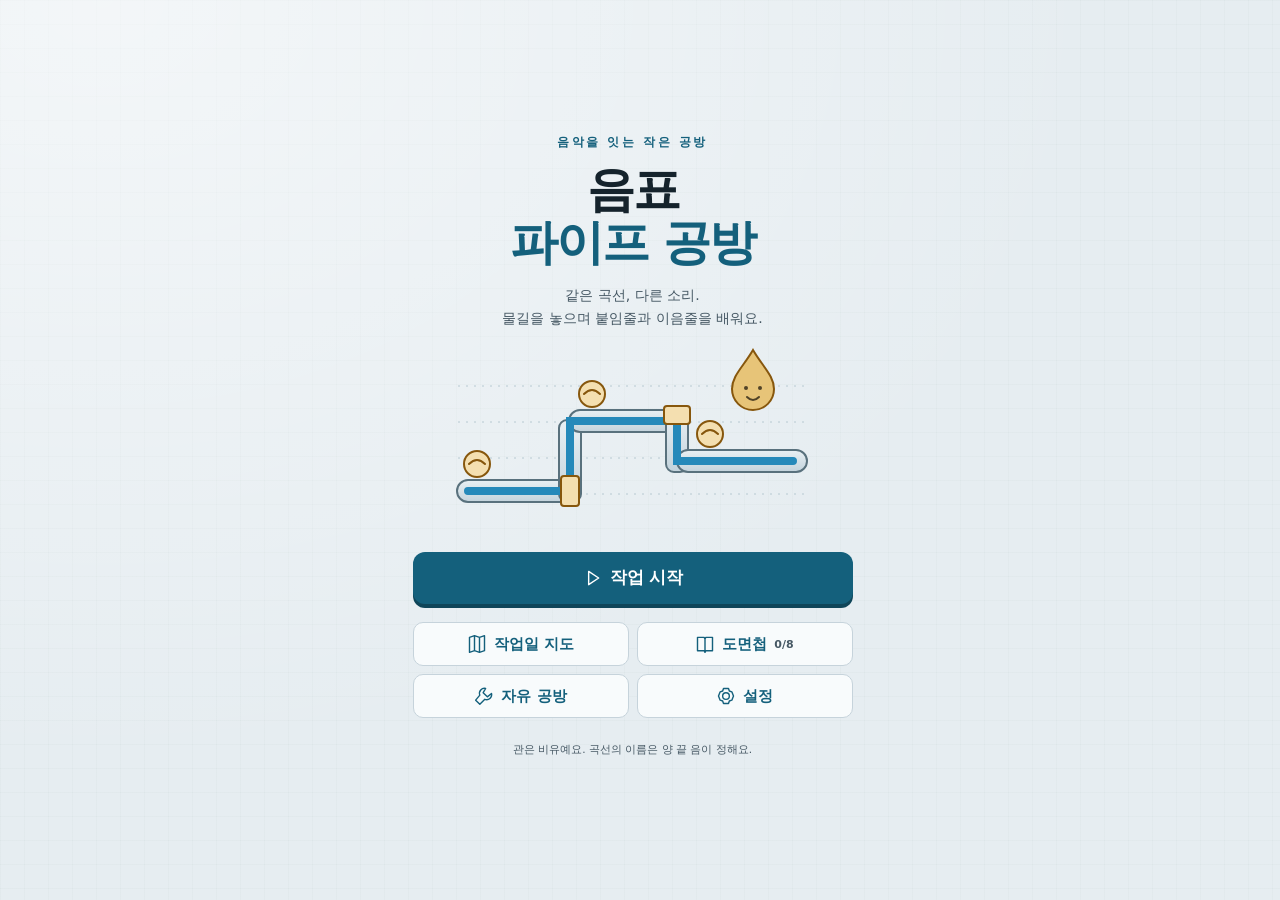
<file: index.html>
<!doctype html>
<html lang="ko"><head><meta charset="utf-8"><meta name="viewport" content="width=device-width,initial-scale=1,viewport-fit=cover"><meta name="theme-color" content="#14607c"><meta name="description" content="물길을 놓으며 붙임줄과 이음줄을 배우는 음악이론 게임. 7개 작업일, 49개 의뢰."><link rel="icon" href="data:,"><title>음표 파이프 공방 · 붙임줄과 이음줄</title><style>:root{
  /* 배치: 한 화면 다섯 줄. HUD → 의뢰 카드 → 무대(설계도와 물길, 남는 높이) → 판독 줄 → 조작부(104px 고정). 한 가지 테마로 고정한다 */
  --bg:#e6edf1; --panel:#ffffff; --line:#c6d3db; --ink:#15232c; --ink-2:#465864;
  --pipe:#dfe7ec; --pipe-edge:#5d707d; --water:#1f86bf; --water-soft:#d2e8f4;
  --brass:#8a5407; --brass-soft:#f4e3c1; --steel:#14607c; --steel-soft:#d9ebf2;
  --good:#1f6e41; --warn:#8a4d00; --bad:#a83324;
  --gap:8px;
  --font:system-ui,-apple-system,"Apple SD Gothic Neo","Noto Sans KR","Malgun Gothic",sans-serif;
  color-scheme:light;
}
*{box-sizing:border-box}
html,body{height:100%;margin:0}
body{font-family:var(--font);background:var(--bg);color:var(--ink);word-break:keep-all;-webkit-text-size-adjust:100%;line-height:1.4;overflow:hidden;overscroll-behavior:none}
body.short{--gap:6px}
body.low{overflow:auto}
body.low #app{height:545px}
button{font:inherit;color:inherit;cursor:pointer;-webkit-tap-highlight-color:transparent}
button:disabled{cursor:default}
button:focus-visible{outline:3px solid var(--water);outline-offset:2px}
#app{height:100%;max-width:720px;margin:0 auto;padding:var(--gap) 8px;display:grid;grid-template-rows:44px auto minmax(0,1fr) 40px 104px;gap:var(--gap)}
.hud{display:flex;align-items:center;gap:8px;min-width:0}
.hud h1{margin:0;font-size:15px;font-weight:800;white-space:nowrap;overflow:hidden;text-overflow:ellipsis;min-width:0;flex:0 1 auto}
.dots{display:flex;gap:5px;flex:1 0 auto;justify-content:center}
.dots i{width:11px;height:11px;border-radius:50%;border:1.5px solid var(--ink-2)}
.dots i.full{background:var(--good);border-color:var(--good)}
.dots i.half{background:linear-gradient(90deg,var(--warn) 50%,transparent 50%);border-color:var(--warn)}
.dots i.now{border-color:var(--steel);box-shadow:0 0 0 3px var(--steel-soft)}
.chipbtn{flex:none;min-height:44px;padding:0 12px;border-radius:22px;border:1.5px solid var(--steel);background:var(--panel);color:var(--steel);font-size:13.5px;font-weight:800;white-space:nowrap}
@media (max-width:419px){.hud.nosound h1{display:none}}
.card{background:var(--panel);border:1px solid var(--line);border-radius:12px}
.brief{display:flex;align-items:center;gap:8px;padding:0 10px;height:56px;overflow:hidden}
body.short .brief{height:50px}
.tag{flex:none;font-size:12px;font-weight:800;padding:3px 8px;border-radius:999px;background:var(--steel-soft);color:var(--steel)}
.brief p{margin:0;flex:1;min-width:0;font-size:15px;font-weight:700;line-height:1.35}
body.short .brief p{font-size:14px}
.stage{min-height:0;overflow:hidden;display:flex;flex-direction:column;justify-content:center;padding:2px 0}
svg{display:block;width:100%;flex:none}
svg text{font-family:var(--font)}
.staff{stroke:var(--ink-2);stroke-width:1}
.clef{fill:none;stroke:var(--ink);stroke-width:1.9;stroke-linecap:round;stroke-linejoin:round}
.clefDot{fill:var(--ink)}
.bar{stroke:var(--ink);stroke-width:1.2}
.barEnd{fill:var(--ink)}
.meter{font-size:20px;font-weight:800;fill:var(--ink);text-anchor:middle;dominant-baseline:central}
.head{fill:var(--ink)}
.head.open{fill:var(--panel);stroke:var(--ink);stroke-width:1.7}
.stem{stroke:var(--ink);stroke-width:1.5}
.flag{fill:none;stroke:var(--ink);stroke-width:1.8;stroke-linecap:round}
.dot{fill:var(--ink)}
.curve{fill:none;stroke:var(--ink);stroke-width:1.7;stroke-linecap:round}
.headline{stroke:var(--water);stroke-width:2;stroke-linecap:round;opacity:0}
.running .headline{opacity:.9}
.pipes{position:relative;flex:none;padding-bottom:42px}
.pipes.veiled svg,.pipes.veiled #joints{visibility:hidden}
.veil{position:absolute;left:8px;right:8px;top:6px;bottom:8px;border:1.5px dashed var(--pipe-edge);border-radius:10px;display:flex;align-items:center;justify-content:center;text-align:center;padding:8px;font-size:13.5px;font-weight:700;color:var(--ink-2);background:var(--panel)}
.veil[hidden]{display:none}
.rowline{stroke:var(--line);stroke-width:1;stroke-dasharray:2 4}
.rowname{font-size:12px;font-weight:700;fill:var(--ink-2)}
.tube{fill:var(--pipe);stroke:var(--pipe-edge);stroke-width:1.5}
.riser{fill:var(--pipe);stroke:var(--pipe-edge);stroke-width:1.5}
.water{fill:var(--water)}
.riserWater{fill:var(--water);opacity:0}
.riserWater.on{opacity:1}
.coupler{fill:var(--brass-soft);stroke:var(--brass);stroke-width:1.5}
.seam{stroke:var(--pipe-edge);stroke-width:1.2;stroke-dasharray:2 3;opacity:.7}
.bell .b{fill:var(--brass-soft);stroke:var(--brass);stroke-width:1.5}
.bell text{font-size:12px;font-weight:800;fill:var(--ink);text-anchor:middle;dominant-baseline:central}
.bell .rip{fill:none;stroke:var(--water);stroke-width:3;opacity:0}
.bell.rung .b{fill:var(--water-soft);stroke:var(--water);stroke-width:2.5}
.bell.rung .rip{animation:rip .45s ease-out}
@keyframes rip{0%{opacity:.9}100%{opacity:0}}
.len{font-size:12px;font-weight:700;fill:var(--ink)}
.hidebells .bell,.hidebells .len{visibility:hidden}
.hidebells .bell.rung{visibility:visible}
.ruler{stroke:var(--ink-2);stroke-width:1}
.tick{font-size:12px;fill:var(--ink-2);font-variant-numeric:tabular-nums}
.pbar{stroke:var(--ink-2);stroke-width:1;opacity:.55}
#joints{position:absolute;inset:0}
#joints[hidden]{display:none}
.joint{position:absolute;top:0;bottom:0;transform:translateX(-50%);padding:0;border:0;background:transparent;display:flex;align-items:flex-end;justify-content:center;border-radius:8px}
.chip{display:flex;flex-direction:column;align-items:center;justify-content:center;width:100%;height:38px;border-radius:8px;font-size:12.5px;font-weight:800;line-height:1.15;border:1.5px dashed var(--ink-2);background:var(--panel);color:var(--ink)}
.chip i{font-style:normal;font-size:12px;font-weight:700;color:var(--ink-2)}
.chip.slur{border:1.5px solid var(--brass);background:var(--brass-soft)}
.chip.tie{border:1.5px solid var(--steel);background:var(--steel);color:#fff}
.chip.tie i{color:#d9ebf2}
.joint.bad .chip{box-shadow:0 0 0 3px var(--bad)}
.joint.ok .chip{box-shadow:0 0 0 3px var(--good)}
.joint.shake .chip{animation:shake .36s}
@keyframes shake{0%,100%{transform:translateX(0)}25%{transform:translateX(-4px)}75%{transform:translateX(4px)}}
.readout{margin:0;height:40px;padding:0 6px;display:flex;align-items:center;font-size:13.5px;font-weight:700;line-height:1.42;overflow:hidden}
.readout.good{color:var(--good)}.readout.warn{color:var(--warn)}.readout.bad{color:var(--bad)}
.controls{height:104px;position:relative}
.grp{position:absolute;inset:0;display:grid;gap:8px}
.grp[hidden]{display:none}
#g-count,#g-pipe,#g-deliver{grid-template-rows:44px 52px}
.row{display:grid;gap:6px;grid-auto-flow:column;grid-auto-columns:minmax(0,1fr);min-width:0}
.opt{border-radius:10px;border:1.5px solid var(--line);background:var(--panel);font-size:14px;font-weight:800;min-width:0;padding:0 4px}
.opt[hidden]{display:none}
.opt[aria-checked="true"]{border-color:var(--steel);background:var(--steel);color:#fff}
.opt:disabled{background:var(--pipe);color:var(--ink-2);text-decoration:line-through}
.primary{border:0;border-radius:10px;background:var(--steel);color:#fff;font-size:16px;font-weight:800;min-width:0}
.second{border:1.5px solid var(--steel);border-radius:10px;background:var(--panel);color:var(--steel);font-size:14.5px;font-weight:800;padding:0 8px;min-width:0;min-height:44px}
.second[hidden]{display:none}
.second:disabled,.primary:disabled,.second[aria-disabled="true"]{opacity:.45}
#g-valve{grid-template-columns:minmax(0,1fr) 92px}
#pad{border:0;border-radius:14px;background:var(--steel);color:#fff;font-size:16px;font-weight:800;padding:0 10px;min-width:0;touch-action:none;user-select:none;-webkit-user-select:none;-webkit-touch-callout:none}
#pad.down{background:var(--ink)}
.side{display:grid;grid-template-rows:1fr 1fr;gap:8px}
.rec{display:flex;align-items:center;gap:6px;padding:0 4px;font-size:13.5px;font-weight:700;color:var(--ink-2);min-width:0}
.rec b{color:var(--ink)}
.sheet{position:fixed;inset:0;z-index:10;background:rgba(21,35,44,.5);display:flex;align-items:center;justify-content:center;padding:16px}
.sheet[hidden]{display:none}
.panel{width:100%;max-width:420px;max-height:100%;overflow:auto;background:var(--panel);border-radius:14px;padding:16px;display:flex;flex-direction:column;gap:12px}
.panel h2{margin:0;font-size:17px;font-weight:800;text-wrap:balance}
.panel p{margin:0;font-size:14px}
.panel ol{margin:0;padding:0;list-style:none;display:flex;flex-direction:column;gap:4px;font-size:13.5px}
.panel li{display:flex;justify-content:space-between;gap:8px;padding:6px 8px;border-radius:8px;background:var(--bg)}
.panel .primary,.panel .second{min-height:52px}
.toggle{display:flex;align-items:center;justify-content:space-between;gap:12px;font-size:14.5px;font-weight:700}
.toggle button{min-width:84px}
.small{font-size:12.5px;color:var(--ink-2)}
@media (prefers-reduced-motion:reduce){.bell.rung .rip,.joint.shake .chip{animation:none}}
/* JT8 · polished workshop surfaces. The fixed five-row work geometry remains C.10. */
html{height:100%;height:100dvh}
body{background-color:var(--bg);background-image:radial-gradient(ellipse at 8% 0%,#fff8 0,transparent 60%),linear-gradient(90deg,#5d707d08 1px,transparent 1px),linear-gradient(#5d707d08 1px,transparent 1px);background-size:auto,24px 24px,24px 24px}
[hidden]{display:none!important}
.svg-sprite{position:absolute;width:0;height:0;overflow:hidden}
.iconbtn{width:44px;height:44px;flex:none;display:flex;align-items:center;justify-content:center;border:1px solid var(--line);border-radius:12px;background:#ffffffb8;color:var(--steel);padding:10px}
.iconbtn svg{width:22px;height:22px;fill:none;stroke:currentColor;stroke-width:1.8;stroke-linecap:round;stroke-linejoin:round}
.hud{gap:6px}.hud-center{flex:1;min-width:0;display:flex;align-items:center;gap:8px}.hud h1{font-size:14px;flex:1}.dots{gap:4px;flex:none}.dots i{width:8px;height:8px}
@media(max-width:420px){.hud-center{display:flex;flex-direction:column;justify-content:center;gap:3px;align-items:flex-start}.hud h1{flex:none;font-size:14px;max-width:100%}.dots{gap:5px}.dots i{width:7px;height:7px}}
.card{box-shadow:0 2px 0 #5d707d0a,0 4px 14px #15232c04}.stage{border-radius:14px}.brief{border-left:3px solid var(--brass)}
.primary{box-shadow:inset 0 1px 0 #fff2,0 3px 0 #104c63}.primary:active{box-shadow:inset 0 2px 3px #0002;transform:translateY(1px)}
#pad{position:relative;border:3px solid #0e526c;box-shadow:inset 0 1px 0 #ffffff48,0 3px 0 #103d50;background:linear-gradient(160deg,#287891,var(--steel));padding:12px 44px}
#pad:before,#pad:after{content:"";position:absolute;top:calc(50% - 18px);height:36px;width:9px;background:var(--brass-soft);border:2px solid var(--brass);border-radius:4px}#pad:before{left:12px}#pad:after{right:12px}#pad.down{background:#15232c;box-shadow:inset 0 3px 8px #0006}
#screen{height:100%;overflow:auto;overscroll-behavior:contain;padding:24px 16px 40px}
#screenContent{width:100%;max-width:820px;margin:auto}
.screen-head,.screen-top{display:flex;align-items:center;gap:12px;margin-bottom:24px;justify-content:space-between}.screen-head h1,.screen-top h1{font-size:24px;line-height:1.25;margin:0}.screen-head .iconbtn,.screen-top .iconbtn{background:#fff}
.overline,.eyebrow{font-size:12px;font-weight:800;letter-spacing:.16em;text-transform:uppercase;color:var(--brass);margin:0 0 12px}
.hero{background:var(--panel);border:1px solid var(--line);border-radius:24px;padding:36px;box-shadow:0 12px 40px #15232c08;position:relative;overflow:hidden}
.hero h1,.title-heading{font-size:clamp(32px,6vw,54px);line-height:1.14;letter-spacing:-.055em;margin:0 0 16px;color:var(--ink);font-weight:850}.hero h1 em,.title-heading em{font-style:normal;color:var(--steel)}
.hero p{font-size:15px;color:var(--ink-2);line-height:1.7;margin:0;max-width:450px}.hero-art,.title-art{width:100%;max-width:620px;margin:20px auto 12px}
.hero-actions,.actions,.button-row{display:flex;gap:10px;flex-wrap:wrap;margin-top:24px}.hero-actions button,.actions button,.button-row button{min-height:52px;padding:12px 20px;flex:1}.hero .primary{font-size:17px}.hero-note{margin-top:20px!important;font-size:12px!important}
.screen-grid,.day-grid,.card-grid{display:grid;grid-template-columns:repeat(2,minmax(0,1fr));gap:12px}.day-card,.book-card,.info-card,.scene-card{background:#fff;border:1px solid var(--line);border-radius:16px;padding:20px;text-align:left;position:relative;overflow:hidden}.day-card{min-height:144px;display:flex;flex-direction:column;gap:8px}.day-card h2,.book-card h2{font-size:19px;margin:0;line-height:1.4}.day-card p,.book-card p,.info-card p{font-size:14px;margin:0;color:var(--ink-2);line-height:1.55}.day-card .day-no{font-size:12px;letter-spacing:.08em;color:var(--brass);font-weight:800}.day-card.locked{background:#e9eff2;border-style:dashed}.day-card:disabled{opacity:.8}.day-card.passed{border-color:var(--good)}.day-card strong{font-size:13px;color:var(--steel)}.day-card .stamp{position:absolute;right:16px;top:14px;color:var(--good);border:2px solid var(--good);border-radius:50%;width:34px;height:34px;display:flex;align-items:center;justify-content:center;font-size:12px;transform:rotate(-10deg)}
.book-card{min-height:190px}.book-card.locked{background:#edf1f3;color:var(--ink-2);border-style:dashed}.book-card .tag{display:inline-block;margin-bottom:12px}.book-card button{min-height:44px;margin-top:14px;padding:8px 14px}.book-card .back{border-top:1px solid var(--line);padding-top:12px;margin-top:12px;font-size:12px}.book-card svg{max-height:110px;margin:8px 0}
.section-title{margin:24px 0 12px;font-size:18px;letter-spacing:-.02em}.intro{margin:0 0 20px;color:var(--ink-2);font-size:14px;line-height:1.7}.muted{color:var(--ink-2)}.small{line-height:1.6}.badge{display:inline-flex;align-items:center;border:1px solid var(--line);border-radius:30px;padding:4px 10px;font-size:12px;font-weight:700;background:#fff}.badge.good{color:var(--good);border-color:var(--good)}
.form-row{display:flex;align-items:center;justify-content:space-between;gap:16px;min-height:58px;padding:8px 0;border-bottom:1px solid var(--line)}.form-row label{font-size:14px;font-weight:700}.form-row input[type=range]{width:45%;accent-color:var(--steel)}.form-row input[type=number]{width:90px;padding:10px;border:1px solid var(--line);border-radius:8px;font:inherit}.form-row select,select{font:inherit;padding:10px 12px;border:1px solid var(--line);border-radius:8px;background:#fff;color:var(--ink);max-width:100%}.form-row input[type=checkbox]{width:24px;height:24px;accent-color:var(--steel)}
.panel{box-shadow:0 20px 80px #15232c40;border:1px solid var(--line);border-radius:20px;padding:24px}.panel h2{font-size:22px}.panel .row{min-height:44px}.panel .primary{padding:12px}.sheet{backdrop-filter:blur(3px)}
.results{list-style:none;padding:0;margin:16px 0}.results li{display:flex;justify-content:space-between;gap:12px;padding:12px;border-bottom:1px solid var(--line);font-size:14px}.summary-number{font-size:48px;font-weight:850;color:var(--steel);letter-spacing:-.05em;line-height:1}.summary-number small{font-size:18px;font-weight:700;color:var(--ink-2);letter-spacing:0}.close-hero{text-align:center;padding:32px 16px}.close-hero h1{font-size:28px}.close-hero p{color:var(--ink-2);font-size:15px}.stamp-large{display:inline-flex;align-items:center;justify-content:center;width:90px;height:90px;border:3px double var(--good);border-radius:50%;color:var(--good);font-size:18px;font-weight:800;transform:rotate(-10deg);margin:12px}
#g-scene,#g-free{grid-template-rows:44px 52px}.tutorial{box-shadow:0 0 0 3px var(--brass),0 0 0 6px var(--brass-soft)}
#toast{position:fixed;bottom:20px;left:50%;transform:translateX(-50%);width:max-content;max-width:calc(100% - 32px);z-index:30;background:var(--ink);color:#fff;padding:12px 18px;border-radius:12px;font-size:14px;box-shadow:0 6px 30px #0002}
.test-table{width:100%;border-collapse:collapse;font-size:13px;background:#fff}.test-table th,.test-table td{text-align:left;padding:8px;border-bottom:1px solid var(--line)}.test-table .pass{color:var(--good)}.test-table .fail{color:var(--bad)}
body.reduced *,body.reduced *:before,body.reduced *:after{animation-duration:0s!important;transition-duration:0s!important;scroll-behavior:auto!important}
@media(max-width:540px){#screen{padding:16px 12px 28px}.hero{padding:24px 20px;border-radius:20px}.hero h1{font-size:36px}.screen-grid,.day-grid,.card-grid{grid-template-columns:1fr}.hero-actions{gap:8px}.hero-actions button{padding:12px 10px}.panel{padding:20px}.screen-head h1,.screen-top h1{font-size:21px}.day-card{min-height:116px;padding:16px}}
@media(min-width:800px){#app{padding-top:16px;padding-bottom:16px}#screen{padding-top:40px}.hero{padding:40px 48px}.hero-art{margin-top:8px}.hero-actions{max-width:560px}}
@media(prefers-reduced-motion:reduce){*,*:before,*:after{animation-duration:0s!important;transition-duration:0s!important}}

/* 시작과 기록 화면: 작업 화면의 강철 · 놋쇠 · 물 색을 함께 쓴다. */
#screenContent{height:100%;overflow-y:auto;overscroll-behavior:contain;padding:20px 18px 28px;max-width:720px;margin:0 auto;scrollbar-gutter:stable}
#screenContent h1,#screenContent h2,#screenContent p{margin-top:0}
#screenContent button{touch-action:manipulation}
#screenContent .primary{min-height:52px;padding:10px 16px;display:flex;align-items:center;justify-content:center;gap:8px}
#screenContent .second{display:flex;align-items:center;justify-content:center;gap:7px;min-height:44px;padding:8px 12px}
#screenContent button svg{width:20px;height:20px;flex:none;display:inline-block}
.screen-header{display:flex;align-items:center;gap:14px;margin-bottom:24px;min-height:54px}
.screen-header h1{font-size:23px;line-height:1.2;margin:0 0 5px;letter-spacing:-.6px}
.screen-header p{font-size:12.5px;line-height:1.5;color:var(--ink-2);margin:0}
#screenContent .back-button{padding:8px;min-width:44px;width:44px;border-radius:50%;align-self:flex-start;background:#f7fafb;border-color:var(--line)}
.back-button span{display:none}
.title-screen{max-width:440px;min-height:100%;margin:auto;display:flex;flex-direction:column;justify-content:center;padding:8px 0;text-align:center}
.title-kicker{font-size:12px;letter-spacing:2.5px;font-weight:700;color:var(--steel);margin-bottom:12px}
.title-screen h1{font-size:48px;line-height:1.12;letter-spacing:-2px;margin:0 0 14px;font-weight:900}
.title-screen h1 span{color:var(--steel)}
.title-description{font-size:14px;line-height:1.65;color:var(--ink-2);margin:0 0 4px}
.title-screen .brand-art{width:100%;height:auto;max-height:210px;margin:0 auto 8px}
.title-actions>.primary{width:100%;box-shadow:0 4px 0 #0f4559;font-size:17px;border-radius:12px}
.title-subactions{margin-top:18px;display:grid;grid-template-columns:1fr 1fr;gap:8px}
.title-subactions .second{min-height:48px;background:#f8fbfc;border-color:var(--line)}
.title-subactions small{font-size:11px;color:var(--ink-2)}
.resume-caption{font-size:11.5px;color:var(--ink-2);margin:8px 0 -4px}
.title-footnote{margin:24px 0 0!important;font-size:10.5px;color:var(--ink-2);line-height:1.5}
.day-list{display:grid;gap:10px}
.day-tile{display:flex;align-items:center;gap:12px;text-align:left;background:var(--panel);border:1.5px solid var(--line);border-radius:15px;padding:15px 12px;color:var(--ink);min-height:94px;transition:border-color .15s}
.day-tile:not(:disabled):hover{border-color:var(--steel)}
.day-tile.passed{border-color:#9cbcab}
.day-number{display:flex;align-items:center;justify-content:center;flex:none;width:39px;height:44px;border-radius:12px;background:var(--steel-soft);color:var(--steel);font-size:23px;font-weight:850;font-variant-numeric:tabular-nums}
.day-copy{min-width:0;flex:1;display:flex;flex-direction:column;gap:5px}
.day-copy strong{font-size:17px;letter-spacing:-.4px}
.day-copy>span{font-size:12px;line-height:1.45;color:var(--ink-2)}
.day-copy small{font-size:10.5px;color:var(--ink-2)}
.day-stamp{flex:none;display:flex;align-items:center;justify-content:center;width:25px;height:25px;color:var(--ink-2)}
.day-stamp.stamped{color:var(--good);border:1.5px solid currentColor;border-radius:50%;padding:2px}
.day-tile.locked{opacity:.62;background:#e9eef1}
.screen-note{font-size:12px;color:var(--ink-2);line-height:1.7;margin:20px 2px 0}
.close-summary{text-align:center;padding:24px 14px;border-radius:18px;background:var(--panel);border:1px solid var(--line);margin-bottom:16px}
.close-summary h2{font-size:21px;letter-spacing:-.5px;margin-bottom:9px}
.close-summary p{margin-bottom:8px}
.close-summary p strong{font-size:25px;color:var(--steel)}
.summary-seal{width:60px;height:60px;display:grid;place-items:center;margin:0 auto 16px;border:2px solid var(--steel);border-radius:50%;color:var(--steel);background:var(--steel-soft)}
.summary-seal svg{width:30px;height:30px}
.close-summary.pass .summary-seal{border-color:var(--good);color:var(--good);background:#e7f1eb}
.earned-stamp{display:inline-block;border:1.5px solid var(--good);color:var(--good);padding:5px 14px;border-radius:6px;font-weight:800;font-size:13px;margin-top:8px;transform:rotate(-4deg)}
.result-list{list-style:none;margin:0 0 18px;padding:0;display:grid;gap:5px}
.result-list li{display:flex;align-items:center;gap:10px;padding:10px;border-radius:8px;background:#f8fbfc;font-size:12px}
.result-list li>span:not(.result-dot){flex:1;color:var(--ink-2)}
.result-list small{font-size:11px;color:var(--ink-2)}
.result-dot{width:12px;height:12px;border:1.5px solid var(--warn);border-radius:50%;flex:none;background:linear-gradient(90deg,var(--warn) 50%,transparent 50%)}
.result-dot.full{border-color:var(--good);background:var(--good)}
.screen-actions{display:grid;grid-template-columns:1fr 1fr;gap:10px}
.new-cards{padding:14px;background:var(--brass-soft);border-radius:10px;margin-bottom:16px;color:var(--brass);font-size:13px}
.new-cards p{margin:5px 0 0}
.book-grid{display:grid;grid-template-columns:1fr 1fr;gap:10px}
.book-card{display:flex;flex-direction:column;align-items:stretch;text-align:left;min-width:0;background:var(--panel);border:1px solid var(--line);border-radius:14px;padding:13px 12px;color:var(--ink);box-shadow:0 2px 0 #d3dfe5}
.book-card-top{display:flex;align-items:center;justify-content:space-between;gap:5px;color:var(--brass);margin-bottom:12px}
.book-card-top small{font-size:9px}
.book-card-symbol{display:flex;color:var(--brass)}
.book-card h2{font-size:15px;line-height:1.4;letter-spacing:-.4px;margin-bottom:8px;min-height:42px}
.book-card p{font-size:11px;line-height:1.6;color:var(--ink-2);margin-bottom:12px;flex:1}
.book-card .book-miniature{width:100%;height:auto;margin:0 0 10px;display:block}
.book-valve{font-size:10px;color:var(--steel)}
.book-card.locked{opacity:.63;background:#eaf0f3;box-shadow:none}
.book-locked-mark{height:58px;text-align:center;font-size:40px;line-height:1;color:#9cadb7;margin-bottom:12px}
.section-title{font-size:17px;letter-spacing:-.4px;margin:28px 0 12px}
.scene-list{display:grid;gap:8px}
#screenContent .scene-button{justify-content:space-between;text-align:left;min-height:54px}
.scene-button>span{display:flex;align-items:center;gap:8px;font-size:13px}
.scene-button small{font-size:10px;color:var(--ink-2)}
.settings-card{padding:17px 15px;background:var(--panel);border:1px solid var(--line);border-radius:14px;margin-bottom:14px;display:flex;flex-direction:column;gap:15px}
.settings-card h2{font-size:16px;margin:0}
.setting-field{display:flex;align-items:center;justify-content:space-between;gap:12px;min-width:0;font-size:13px;font-weight:700}
.setting-field>span{min-width:0}
.setting-field small{display:block;font-size:10.5px;color:var(--ink-2);font-weight:400;line-height:1.5;margin-top:4px}
.setting-field input[type=checkbox]{width:22px;height:22px;accent-color:var(--steel);flex:none;margin:4px}
.setting-field input[type=number]{width:83px;height:40px;padding:6px 10px;border:1px solid var(--line);border-radius:8px;font:inherit;color:var(--ink);background:#f8fbfc}
.setting-field input[type=range]{accent-color:var(--steel);min-width:0;width:100%;height:30px;margin:0}
.setting-field select{width:143px;max-width:55%;height:40px;border:1px solid var(--line);border-radius:8px;padding:4px;font:inherit;font-size:11px;color:var(--ink);background:#f8fbfc}
.range-field{align-items:flex-start;flex-direction:column;gap:6px}
.range-field>div{width:100%;display:flex;align-items:center;gap:12px}
.range-field output{width:40px;text-align:right;font-variant-numeric:tabular-nums;font-size:12px;color:var(--steel)}
.danger-button{font:inherit;min-height:44px;border:1px solid #dfbcb6;background:#fff7f5;border-radius:9px;padding:8px;color:var(--bad);font-size:13px;font-weight:700}
.storage-warning{margin:0;padding:10px;border-radius:8px;background:#fff2d8;color:var(--warn);font-size:12px}
.free-intro{display:flex;align-items:center;gap:13px;background:var(--steel-soft);border-radius:12px;padding:14px;margin-bottom:14px;color:var(--steel)}
.free-intro>svg{width:32px;height:32px;flex:none}
.free-intro p{font-size:12px;line-height:1.7;margin:0}
.free-tempo{padding:12px;background:var(--panel);border:1px solid var(--line);border-radius:10px;margin-bottom:22px}
.free-range{display:flex;align-items:center;gap:10px;width:55%}
.free-range output{font-size:12px;width:48px;flex:none;font-variant-numeric:tabular-nums;color:var(--steel);text-align:right}
.free-day-list section{margin-bottom:22px}
.free-day-list h2{font-size:15px;margin-bottom:9px;color:var(--steel)}
.free-melodies{display:grid;gap:6px}
.free-melody{width:100%;min-height:51px;background:var(--panel);border:1px solid var(--line);border-radius:9px;display:flex;align-items:center;gap:10px;padding:9px 10px;text-align:left;font-size:12px}
.free-melody strong{font-size:11px;color:var(--ink-2);width:16px;font-variant-numeric:tabular-nums}
.free-melody>span{flex:1}
.free-melody small{font-size:10px;color:var(--ink-2)}
@media(max-width:359px){#screenContent{padding:16px 12px 22px}.title-screen h1{font-size:42px}.screen-header{gap:10px}.screen-header h1{font-size:21px}.day-tile{gap:9px;padding:13px 10px}.day-copy strong{font-size:15px}.book-card{padding:11px 9px}.book-card h2{font-size:14px}.scene-button small{display:none}}
@media(max-height:620px){.title-screen .brand-art{max-height:150px}.title-screen h1{font-size:39px}.title-kicker{margin-bottom:8px}.title-description{font-size:12px}.title-subactions{margin-top:13px}.title-footnote{margin-top:18px!important}.title-screen{padding:0}}
@media(prefers-reduced-motion:reduce){.day-tile{transition:none}}

.scene-switch{display:flex;gap:8px}.scene-switch button{min-height:44px;flex:1}.error-box{position:fixed;bottom:0;z-index:99;background:#fff;color:var(--bad);padding:16px;border:2px solid var(--bad)}
.panel>button{min-height:48px;border:1px solid var(--steel);border-radius:10px;background:var(--steel-soft);font-size:15px;font-weight:700;padding:12px}
.tutorial{outline:3px solid var(--brass);outline-offset:2px}
.hud.nosound .hud-center h1{display:none}.hud.nosound .chipbtn{font-size:12px;padding:0 7px}
@media(max-width:420px){.hud.nosound .hud-center{align-items:center}}
@media(min-width:800px){#app{padding-top:8px;padding-bottom:8px}}
html[data-large-text] #app{grid-template-rows:44px 68px minmax(271px,1fr) 60px 104px}
html[data-large-text] body{overflow:auto}html[data-large-text] #app{min-height:620px}
</style></head><body><svg class="svg-sprite" aria-hidden="true" xmlns="http://www.w3.org/2000/svg"><defs>
<symbol id="i-home" viewBox="0 0 24 24"><path d="m3 11 9-8 9 8M5 10v11h5v-7h4v7h5V10"/></symbol>
<symbol id="i-settings" viewBox="0 0 24 24"><path d="m9 3-1 3-3 1-2 4 2 2v3l4 3 3-1 3 1 4-3v-3l2-2-2-4-3-1-1-3Z"/><circle cx="12" cy="11" r="3"/></symbol>
<symbol id="i-fullscreen" viewBox="0 0 24 24"><path d="M8 3H3v5m13-5h5v5M3 16v5h5m8 0h5v-5"/></symbol>
<symbol id="i-water" viewBox="0 0 24 24"><path d="M12 2c-2 5-7 8-7 13a7 7 0 0 0 14 0c0-5-5-8-7-13Z"/><path d="M8 15c0 2 1 3 3 3"/></symbol>
<symbol id="i-sound" viewBox="0 0 24 24"><path d="m4 9 5 0 5-5v16l-5-5H4ZM18 8a6 6 0 0 1 0 8m3-11a10 10 0 0 1 0 14"/></symbol>
<symbol id="i-book" viewBox="0 0 24 24"><path d="M12 5v15M3 3c4 0 6 0 9 2 3-2 5-2 9-2v15c-4 0-6 0-9 2-3-2-5-2-9-2Z"/></symbol>
<symbol id="i-back" viewBox="0 0 24 24"><path d="m11 5-7 7 7 7m-7-7h17"/></symbol>
<symbol id="i-check" viewBox="0 0 24 24"><path d="m5 12 5 5L20 6"/></symbol>
</defs></svg>
<main id="screen"><div id="screenContent"></div></main>
<main id="app" hidden>
  <header class="hud" id="hud">
    <button type="button" class="iconbtn" id="home" aria-label="작업일 지도로"><svg><use href="#i-home"/></svg></button>
    <button id="soundChip" class="chipbtn" type="button">소리 켜기</button><div class="hud-center"><h1 id="dayName">음표 파이프 공방</h1><div class="dots" id="dots" role="img" aria-label="의뢰 진행"></div></div>
    <button type="button" class="iconbtn" id="openSettings" aria-label="설정"><svg><use href="#i-settings"/></svg></button>
    <button type="button" class="iconbtn" id="fullscreen" aria-label="전체 화면 (0)"><svg><use href="#i-fullscreen"/></svg></button>
  </header>
  <section class="card brief" id="brief" aria-label="의뢰"><span class="tag" id="askTag"></span><p id="briefText"></p><button type="button" class="second" id="hear" hidden>의뢰 듣기</button></section>
  <section class="card stage" id="stage" aria-label="설계도와 물길"><svg id="score" role="img"></svg><div class="pipes" id="pipesWrap"><svg id="pipes" role="img"></svg><div id="joints"></div><div class="veil" id="veil" hidden>물길은 답한 뒤에 보여요</div></div></section>
  <p class="readout" id="readout" role="status"><span id="readoutText"></span></p>
  <div class="controls" id="controls">
    <div class="grp" id="g-count" hidden><div class="row" id="choices" role="radiogroup" aria-label="보기"></div><div class="row"><button type="button" class="second" id="countTrial" hidden>물 틀기</button><button type="button" class="primary" id="confirm">확정</button></div></div>
    <div class="grp" id="g-pipe" hidden><div class="row" id="tools" role="radiogroup" aria-label="도구"><button type="button" class="opt" role="radio" id="tool-gap" data-tool="gap">떼기</button><button type="button" class="opt" role="radio" id="tool-slur" data-tool="slur">잇기</button><button type="button" class="opt" role="radio" id="tool-tie" data-tool="tie">붙이기</button></div><div class="row"><button type="button" class="second" id="trial">물 틀기</button><button type="button" class="primary" id="inspect">검수</button></div></div>
    <div class="grp" id="g-valve" hidden><button type="button" id="pad">밸브</button><div class="side"><button type="button" class="second" id="machine">기계 밸브</button><button type="button" class="second" id="deliverBtn">납품</button></div></div>
    <div class="grp" id="g-deliver" hidden><div class="rec" id="rec"></div><div class="row"><button type="button" class="second" id="again">다시 듣기</button><button type="button" class="primary" id="next">다음 의뢰</button></div></div>
    <div class="grp" id="g-scene" hidden><div class="row"><button type="button" class="opt" id="sceneA">가</button><button type="button" class="opt" id="sceneB">나</button></div><div class="row"><button type="button" class="second" id="sceneTrial">물 틀기</button><button type="button" class="primary" id="sceneNext">알겠어요</button></div></div>
    <div class="grp" id="g-free" hidden><div class="row" id="freeTools"><button type="button" class="opt" data-tool="gap">떼기</button><button type="button" class="opt" data-tool="slur">잇기</button><button type="button" class="opt" data-tool="tie">붙이기</button></div><div class="row"><button type="button" class="second" id="freeTrial">물 틀기</button><button type="button" class="primary" id="freeValve">밸브 연습</button></div></div>
  </div>
</main>
<div class="sheet" id="overlay" hidden><div class="panel" id="overlayContent" role="dialog" aria-modal="true" tabindex="-1"></div></div>
<div id="toast" role="status" hidden></div>
<script>// Reference implementation: appendix C.1–C.3, design v1.0 (2026-11-14).

// ═══ 음표 파이프 공방 · 이론 엔진 초안 ═══
// 길이는 전부 분수다. 소수로 바꾸는 곳은 화면 좌표와 소리 시각뿐이다.
// 음표 길이 표도, "이 곡선은 붙임줄" 같은 이름표도 두지 않는다. 곡선의 이름은 양 끝 음에서 읽는다.

// ── 분수 ──
const gcd = (a, b) => (b ? gcd(b, a % b) : Math.abs(a));
const F = (n, d = 1) => { if (d < 0) { n = -n; d = -d; } const g = gcd(n, d) || 1; return { n: n / g, d: d / g }; };
const add = (a, b) => F(a.n * b.d + b.n * a.d, a.d * b.d);
const sub = (a, b) => F(a.n * b.d - b.n * a.d, a.d * b.d);
const mul = (a, b) => F(a.n * b.n, a.d * b.d);
const div = (a, b) => F(a.n * b.d, a.d * b.n);
const eq = (a, b) => a.n === b.n && a.d === b.d;
const lt = (a, b) => a.n * b.d < b.n * a.d;
const minF = (a, b) => (lt(a, b) ? a : b);
const num = (a) => a.n / a.d;
const str = (a) => (a.d === 1 ? String(a.n) : a.n + "/" + a.d);
const isPow2 = (x) => Number.isInteger(x) && x > 0 && (x & (x - 1)) === 0;

// ── 음표 길이와 음높이 ──
const noteWhole = (den, dots = 0) => F(2 ** (dots + 1) - 1, den * 2 ** dots);        // 온음표 = 1
const toBeats = (whole, beatDen = 4) => mul(whole, F(beatDen));                      // 박자표의 아래 숫자가 한 박
const MAJOR = [2, 2, 1, 2, 2, 2, 1];                                                 // 장음계 공식: 온 온 반 온 온 온 반
const semis = (letter) => MAJOR.slice(0, letter).reduce((s, x) => s + x, 0);
const midiOf = (p) => 12 * (p.oct + 1) + semis(p.letter);
const hz = (midi) => 440 * Math.pow(2, (midi - 69) / 12);
const stepOf = (p) => p.letter + 7 * (p.oct - 4);                                    // 가온 도 = 0. 오선의 줄과 칸을 하나씩 센다
const samePitch = (a, b) => a.letter === b.letter && a.oct === b.oct;

// ── 의뢰: 씨앗만 적는다. 음표 "C4/4 C4/4 D4/4 E4/4"(음이름·옥타브/음표 분모, 점은 뒤에 .), 이음매 "tss"(t 붙임, s 이음, g 뗌) ──
const LETTERS = "CDEFGAB";
const JOINT = { g: "gap", s: "slur", t: "tie" };
function parseNotes(text) {
  return text.trim().split(/\s+/).filter((tok) => tok !== "|").map((tok) => {
    const m = /^([A-G])(\d)\/(\d+)(\.*)$/.exec(tok);
    if (!m) throw new Error("음표 씨앗을 읽을 수 없다: " + tok);
    return { p: { letter: LETTERS.indexOf(m[1]), oct: +m[2] }, den: +m[3], dots: m[4].length };
  });
}
const parseJoints = (text, n) => Array.from({ length: n - 1 }, (_, k) => JOINT[(text || "")[k]] || "gap");
function makeJob(seed) {
  const meter = seed.meter.split("/").map(Number), notes = parseNotes(seed.notes);
  return { id: seed.id || "", meter, notes, joints: parseJoints(seed.joints, notes.length), bpm: seed.bpm || 60 };
}

// ── 시간 ──
const durOf = (job, i) => toBeats(noteWhole(job.notes[i].den, job.notes[i].dots), job.meter[1]);
function starts(job) { const out = []; let t = F(0); job.notes.forEach((_, i) => { out.push(t); t = add(t, durOf(job, i)); }); return out; }
const totalBeats = (job) => job.notes.reduce((t, _, i) => add(t, durOf(job, i)), F(0));
const barBeats = (job) => F(job.meter[0]);
const floorF = (a) => Math.floor(a.n / a.d);
function fitsBars(job) {                                                             // 음표 하나는 마디 하나 안에 있고, 마지막 마디가 꽉 찬다
  const bar = barBeats(job), st = starts(job), total = totalBeats(job);
  const inside = job.notes.every((_, i) => !lt(mul(F(floorF(div(st[i], bar)) + 1), bar), add(st[i], durOf(job, i))));
  return inside && div(total, bar).d === 1;
}
const onBar = (job, k) => div(starts(job)[k + 1], barBeats(job)).d === 1;            // 이음매 k가 마디선 위에 있는가

// ── 이음매: 뗌(gap) · 이음(slur) · 붙임(tie) ──
const canTie = (job, k) => samePitch(job.notes[k].p, job.notes[k + 1].p);
function withJoint(job, k, state) {                                                  // 붙임은 같은 높이에서만 된다
  if (state === "tie" && !canTie(job, k)) return { ok: false, why: "pitch", job };
  const joints = job.joints.slice(); joints[k] = state;
  return { ok: true, job: Object.assign({}, job, { joints }) };
}
const validJoints = (job) => job.joints.every((jt, k) => jt !== "tie" || canTie(job, k));
const gapBeats = (dur) => minF(F(1, 4), div(dur, F(2)));                             // 뗌: 소리 끝에서 1/4박을 비운다. 짧은 소리는 절반까지만

// 소리 목록: 붙임으로 이어진 음표들을 소리 하나로 합친다
function sounds(job) {
  const st = starts(job), out = [];
  for (let i = 0; i < job.notes.length;) {
    let j = i, dur = durOf(job, i);
    while (j < job.joints.length && job.joints[j] === "tie") { j++; dur = add(dur, durOf(job, j)); }
    const before = i === 0 ? null : job.joints[i - 1], after = j < job.joints.length ? job.joints[j] : null;
    const gap = after === "gap" ? gapBeats(dur) : F(0);
    out.push({ p: job.notes[i].p, from: i, to: j, start: st[i], dur, gap, len: sub(dur, gap), attack: before === "slur" ? "legato" : "fresh", after });
    i = j + 1;
  }
  return out;
}
const bells = (job) => sounds(job).length;                                           // 방울 = 소리 시작
function streams(job) {                                                              // 물줄기: 뗌으로 나뉜 구간 [첫 음, 끝 음]
  const out = []; let a = 0;
  job.joints.forEach((jt, k) => { if (jt === "gap") { out.push([a, k]); a = k + 1; } });
  out.push([a, job.notes.length - 1]);
  return out;
}

// ── 악보의 곡선 ──
function toCurves(job) {                                                             // 이음매 → 곡선. 이음줄은 물줄기의 첫 음에서 끝 음까지
  const ties = [], slurs = [];
  job.joints.forEach((jt, k) => { if (jt === "tie") ties.push([k, k + 1]); });
  streams(job).forEach(([a, b]) => { if (job.joints.slice(a, b).includes("slur")) slurs.push([a, b]); });
  return { ties, slurs, all: ties.concat(slurs) };
}
function readCurves(notes, curves) {                                                 // 곡선 → 이음매. 같은 높이의 이웃한 두 음만 이으면 붙임줄, 그 밖에는 이음줄
  const joints = Array(notes.length - 1).fill("gap");
  const isTie = ([i, j]) => j === i + 1 && samePitch(notes[i].p, notes[j].p);
  curves.filter(isTie).forEach(([i]) => { joints[i] = "tie"; });
  curves.filter((c) => !isTie(c)).forEach(([i, j]) => { for (let k = i; k < j; k++) if (joints[k] !== "tie") joints[k] = "slur"; });
  return joints;
}
const ambiguous = (job) => toCurves(job).slurs.filter(([a, b]) => b === a + 1 && samePitch(job.notes[a].p, job.notes[b].p));   // 붙임줄로 읽히고 마는 이음줄

// ── 붙임줄은 왜 필요한가 ──
function singleNote(beats, beatDen = 4, maxDots = 1) {                               // 이 길이를 음표 하나로 적을 수 있으면 그 음표
  const whole = div(beats, F(beatDen));
  for (let dots = 0; dots <= maxDots; dots++) {
    const den = div(F(2 ** (dots + 1) - 1, 2 ** dots), whole);
    if (den.d === 1 && isPow2(den.n)) return { den: den.n, dots };
  }
  return null;
}
function whyTie(job, k) {                                                            // bar 마디선을 넘는다 · need 음표 하나로 적을 수 없다 · choice 음표 하나로도 적을 수 있다
  if (job.joints[k] !== "tie") return null;
  if (onBar(job, k)) return "bar";
  const s = sounds(job).find((x) => x.from <= k && k < x.to);
  return singleNote(s.dur, job.meter[1]) ? "choice" : "need";
}

// ── 소리 예약표(초). 첫 음의 시작이 0 ──
const beatsToSec = (beats, bpm) => (num(beats) * 60) / bpm;
function schedule(job, bpm = job.bpm) {
  const list = sounds(job);
  return list.map((s, i) => ({ t: beatsToSec(s.start, bpm), len: beatsToSec(s.len, bpm), midi: midiOf(s.p), attack: s.attack,
    release: s.after !== "slur" ? "cut" : samePitch(s.p, list[i + 1].p) ? "dip" : "over" }));
}

// ── 검수: 내 이음매를 정답과 견준다 ──
function inspect(job, truth) {
  const out = [];
  truth.forEach((want, k) => {
    const got = job.joints[k];
    if (got === want) return;
    const why = want === "tie" ? "tie-missed" : got === "tie" ? (want === "slur" ? "tie-in-slur" : "tie-no-curve") : want === "slur" ? "slur-broken" : "slur-extra";
    out.push({ k, want, got, why });
  });
  return out;
}

// ── 밸브(손) 판정: 누른 구간 [누름, 뗌](박)만 받는 순수 함수 ──
// 누른 채로 지나가야 하는 이음매: 붙임, 높이가 다른 이음. 뗐다 눌러야 하는 이음매: 뗌, 높이가 같은 이음
const expectHeld = (job, k) => job.joints[k] === "tie" || (job.joints[k] === "slur" && !canTie(job, k));
function pressPlan(job) {                                                            // 설계도대로 누를 구간
  const st = starts(job), total = totalBeats(job), out = [];
  let a = F(0);
  job.joints.forEach((jt, k) => {
    if (expectHeld(job, k)) return;
    const s = sounds(job).find((x) => x.from <= k && k <= x.to);
    out.push([a, sub(st[k + 1], jt === "gap" ? s.gap : F(1, 16))]);
    a = st[k + 1];
  });
  out.push([a, total]);
  return out;
}
function judgeHold(holds, job, eps = 1 / 16, win = 1 / 4) {
  const st = starts(job).map(num);
  const heldThrough = (t) => holds.some(([a, b]) => a <= t - eps && t + eps <= b);
  const pressNear = (t) => holds.some(([a]) => Math.abs(a - t) <= win);
  const first = holds.some(([a, b]) => a <= win && b >= eps);                          // 첫 음이 시작할 때 누르고 있었는가(준비 박에서 미리 눌러도 된다)
  const joints = job.joints.map((want, k) => {
    const held = expectHeld(job, k), t = st[k + 1];
    return { k, want, expectHeld: held, ok: held ? heldThrough(t) : pressNear(t) && !heldThrough(t) };
  });
  const planned = 1 + joints.filter((j) => !j.expectHeld).length;                      // 설계도대로면 누르는 횟수
  const extra = holds.filter(([a], i) => i > 0 && !st.some((t) => Math.abs(a - t) <= win)).length;   // 음표 한가운데에서 새로 누른 횟수(이음매 근처의 누름은 이음매 쪽에서, 첫 누름은 first에서 센다)
  const errors = joints.filter((j) => !j.ok).length + extra + (first ? 0 : 1);
  return { joints, first, extra, presses: holds.length, planned, errors, grade: errors === 0 ? "smooth" : errors === 1 ? "drip" : "leak" };
}

// ── 우리말 ──
const SOLFA = ["도", "레", "미", "파", "솔", "라", "시"];                              // 계이름 글자. 이론 표가 아니다
const GLYPH = { "1/2": "½", "1/4": "¼", "3/4": "¾" };                                // 분수 글자
const wa = (word) => word + ((word.charCodeAt(word.length - 1) - 0xac00) % 28 ? "과" : "와");   // 받침에 따라 와/과
const solfa = (p) => (p.oct > 4 ? "높은 " : p.oct < 4 ? "낮은 " : "") + SOLFA[p.letter];
const noteKo = (den, dots = 0) => "점".repeat(dots) + (den === 1 ? "온음표" : den + "분음표");
function beatsKo(f) {
  const whole = floorF(f), rest = F(f.n - whole * f.d, f.d);
  if (rest.n === 0) return whole + "박";
  return (GLYPH[str(rest)] ? (whole || "") + GLYPH[str(rest)] : str(f)) + "박";
}
const JOINT_KO = { gap: "뗌", slur: "이음", tie: "붙임" };
const soundLine = (job) => sounds(job).map((s, i, all) => solfa(s.p) + " " + beatsKo(s.dur) + (i < all.length - 1 ? (s.after === "slur" ? " → " : " · ") : "")).join("");

// ═══ 제품용 확장(의뢰 스파이크부터) ═══
// ── 셈 의뢰: 보기와 답은 글자열 열쇠("3", "5/2")로 견준다 ──
const fromStr = (s) => { const [n, d] = String(s).split("/").map(Number); return F(n, d || 1); };
const longest = (job) => sounds(job).reduce((a, s) => (lt(a.dur, s.dur) ? s : a));          // 가장 긴 소리(같으면 앞의 것)
const countAnswer = (job, q) => (q === "bells" ? String(bells(job)) : str(longest(job).dur));
function countChoices(job, q) {                                                      // 방울: 1~음표 수. 길이: 정답, 이음줄 안을 다 더한 값, 음표 하나하나, 전체에서 넷까지
  if (q === "bells") return Array.from({ length: job.notes.length }, (_, i) => String(i + 1));
  const cand = [];
  const push = (f) => { if (!cand.some((c) => eq(c, f))) cand.push(f); };
  push(longest(job).dur);
  toCurves(job).slurs.forEach(([a, b]) => { let t = F(0); for (let i = a; i <= b; i++) t = add(t, durOf(job, i)); push(t); });
  job.notes.forEach((_, i) => push(durOf(job, i)));
  push(totalBeats(job));
  return cand.slice(0, 4).sort((x, y) => num(x) - num(y)).map(str);
}
function countCause(job, q, picked) {                                                // 틀린 셈의 원인
  const C = toCurves(job);
  if (q === "bells") {
    if (!C.all.length) return "no-curve";                                            // 곡선이 없으면 음표마다 방울
    if (+picked > bells(job)) return "tie-counted";                                  // 붙임줄 뒤의 음도 셌다
    return C.slurs.length ? "slur-merged" : "tie-over";                              // 이음줄을 한 음으로 셌다 · 붙임줄 밖의 음까지 합쳤다
  }
  const top = longest(job);
  if (lt(fromStr(picked), top.dur)) return top.to > top.from ? "not-summed" : "note-length";   // 붙인 길이를 더하지 않았다 · 음표 길이를 잘못 읽었다
  return C.slurs.length ? "slur-summed" : "over-summed";                             // 이음줄 안을 더했다 · 곡선 없는 음까지 더했다
}
const countLabel = (q, key) => (q === "bells" ? key + "번" : beatsKo(fromStr(key)));

// ── 검수에서 먼저 말할 원인: 초안의 순서(같은 음과 소리 시작 → 선율의 연결), 같으면 앞의 이음매 ──
const CAUSE_ORDER = ["tie-missed", "tie-in-slur", "tie-no-curve", "slur-broken", "slur-extra"];
const firstCause = (list) => list.slice().sort((a, b) => CAUSE_ORDER.indexOf(a.why) - CAUSE_ORDER.indexOf(b.why) || a.k - b.k)[0] || null;

// ── 말 의뢰의 문장 틀 ──
function wordKind(job) {
  const n = job.notes.length, j = job.joints;
  if (n === 2 && j[0] === "tie") return "tie-pair";                                  // "두 도를 한 번만 소리 나게 붙여 주세요."
  if (j.length && j.every((x) => x === "slur")) return "slur-all";                   // "도 레 미를 틈 없이 이어 주세요."
  if (j.includes("tie") && j.includes("gap") && j.every((x, k) => (canTie(job, k) ? x === "tie" : x === "gap"))) return "tie-all";   // "붙일 수 있는 곳을 모두 붙여 주세요."
  return null;
}

// ── 도면 카드: 이 의뢰가 다루는 연결의 종류 ──
function tagsOf(job) {
  const t = [], add1 = (x) => { if (!t.includes(x)) t.push(x); }, C = toCurves(job);
  if (!C.all.length) add1("plain");
  job.joints.forEach((jt, k) => {
    if (jt === "tie") {
      const w = whyTie(job, k), s = sounds(job).find((x) => x.from <= k && k < x.to), one = singleNote(s.dur, job.meter[1]);
      add1(w === "bar" ? "tie-bar" : w === "need" ? "tie-need" : one && one.dots ? "tie-dot" : "tie");
    }
    if (jt === "slur") add1(canTie(job, k) ? "slur-same" : "slur");
  });
  C.slurs.forEach(([a, b]) => { if (job.joints.slice(a, b).includes("tie")) add1("tie-in-slur"); });
  return t;
}
const eul = (word) => word + ((word.charCodeAt(word.length - 1) - 0xac00) % 28 ? "을" : "를");   // 받침에 따라 을/를

const ASK_KO = { word: "말", score: "설계도", sound: "소리", repair: "수리", count: "셈" };
const TOOL_CODE = { gap: "g", slur: "s", tie: "t" };
const RANK = { "매끈": 3, "한 곳 샘": 2, "여러 곳 샘": 1, "기계": 0.5 };

function briefText(seed, job) {
  if (seed.ask === "count") return (seed.reveal === "before" ? "물을 틀어 보세요. " : "악보만 보고 맞혀요. ") + (seed.q === "bells" ? "방울은 몇 번 울릴까요?" : "가장 긴 소리는 몇 박일까요?");
  if (seed.ask === "word") {
    const kind = wordKind(job), names = job.notes.map((nt) => solfa(nt.p));
    return kind === "tie-pair" ? `두 ${eul(names[0])} 한 번만 소리 나게 붙여 주세요.` : kind === "slur-all" ? `${names.slice(0, -1).join(" ")} ${eul(names[names.length - 1])} 틈 없이 이어 주세요.` : "붙일 수 있는 곳을 모두 붙여 주세요.";
  }
  if (seed.ask === "score") return "악보대로 물길을 놓아 주세요.";
  if (seed.ask === "sound") return "소리를 듣고 물길을 놓아 주세요.";
  const n = inspect(Object.assign({}, job, { joints: parseJoints(seed.given, job.notes.length) }), job.joints).length;
  return seed.final ? "물길이 악보와 달라요. 틀린 곳을 찾아 고쳐 주세요." : `물길이 악보와 달라요. ${n}곳을 고쳐 주세요.`;
}
function causeText(w, seed, job) {                                                   // 검수의 원인 문구. 소리·말 의뢰에는 곡선이 안 보이므로 말을 달리한다
  const n = w.k + 1 + "번: ";
  if (seed.ask === "sound") return n + (w.want === "tie" ? "뒤의 음이 다시 시작하지 않았어요. 한 소리로 붙어 있어요." : w.want === "slur" && w.got === "tie" ? "뒤의 음이 다시 시작했어요. 붙은 소리가 아니에요." : w.want === "slur" ? "틈이 들리지 않았어요. 이어서 소리 나요." : "소리 사이에 틈이 있었어요. 떼어 주세요.");
  if (seed.ask === "word") return n + (w.want === "tie" ? "같은 높이예요. 붙이기를 고르고 눌러요." : w.want === "slur" ? "틈이 남아 있어요. 잇기를 고르고 눌러요." : "여기는 그대로 떼어 둬요.");
  return n + { "tie-missed": "같은 높이의 이웃한 두 음만 잇는 곡선은 붙임줄이에요. 뒤의 음은 다시 내지 않아요.", "tie-in-slur": `두 ${solfa(job.notes[w.k].p)}만 잇는 곡선이 없어요. 이음줄 안에서는 다시 소리 내요.`, "tie-no-curve": "여기는 곡선이 없어요. 같은 음이라도 따로 소리 내요.", "slur-broken": "이음줄 안이에요. 틈 없이 이어요.", "slur-extra": "곡선이 여기까지 오지 않아요. 살짝 떼요." }[w.why];
}
function countText(job, q, picked) {                                                 // 틀린 셈의 원인 문구
  const why = countCause(job, q, picked), top = longest(job);
  if (why === "no-curve") return "곡선이 없으면 음표마다 방울이 울려요. 같은 음도 따로 세요.";
  if (why === "tie-counted") return "붙임줄로 이어진 음은 다시 시작하지 않아요. 방울이 줄어요.";
  if (why === "slur-merged") return "이음줄은 음을 합치지 않아요. 음마다 새로 시작해요.";
  if (why === "tie-over") return "붙임줄은 곡선이 잇는 두 음만 합쳐요. 나머지는 따로 세요.";
  if (why === "not-summed") { const parts = []; for (let i = top.from; i <= top.to; i++) parts.push(beatsKo(durOf(job, i))); return `붙인 소리는 더한 길이예요. ${parts.join(" + ")} = ${beatsKo(top.dur)}.`; }
  if (why === "note-length") return `${noteKo(job.notes[top.from].den, job.notes[top.from].dots)}는 ${beatsKo(top.dur)}이에요. 관의 길이를 보세요.`;
  if (why === "slur-summed") return "이음줄은 길이를 합치지 않아요. 음마다 제 길이만큼 울려요.";
  return "곡선이 잇지 않은 음은 더하지 않아요.";
}
function valveText(j) {
  if (j.grade === "smooth") return { tone: "good", text: `매끈해요. ${j.presses}번 눌렀어요(설계도 ${j.planned}번).` };
  const bad = j.joints.find((x) => !x.ok), n = bad ? bad.k + 1 : 0;
  const why = !j.first ? "첫 음이 시작할 때 눌러요."
    : !bad ? "음표 한가운데에서는 새로 누르지 않아요."
    : bad.want === "tie" ? `${n}번은 붙임이에요. 떼지 않고 계속 눌러요.`
    : bad.want === "slur" && bad.expectHeld ? `${n}번은 이음이에요. 누른 채로 지나가요.`
    : bad.want === "slur" ? `${n}번은 같은 음을 잇는 자리예요. 짧게 뗐다 바로 눌러요.`
    : `${n}번은 뗌이에요. 뗐다가 다시 눌러요.`;
  return { tone: j.grade === "drip" ? "warn" : "bad", text: `${j.grade === "drip" ? "한 곳에서 샜어요." : "여러 곳에서 샜어요."} ${why}` };
}

// ── Pure verification suite (TH, IN, CN, JD 01–06, GN) ──
// Does not mutate jobs or play audio. Pair cases are exhaustive, not snapshots.
function runEngineTests(days) {
  const out = [], equal = (a,b) => JSON.stringify(a) === JSON.stringify(b);
  const assert = (v,m='assertion failed') => {if(!v) throw new Error(m);};
  const test = (id,fn) => {try {const detail=fn();out.push({id,pass:true,detail:detail||''});}catch(e){out.push({id,pass:false,error:e.message});}};
  const jobs = days.flatMap(day => day.jobs.map(seed => ({seed,day,job:makeJob(seed)})));
  const byId = id => jobs.find(x=>x.seed.id===id).job;
  const product = (n, chars) => n ? product(n-1,chars).flatMap(s=>chars.map(c=>s+c)) : [''];
  const all = [];
  for(let n=2;n<=5;n++) {
    for(const pitches of product(n,['C','D','E'])) {
      const base=makeJob({meter:n+'/4',notes:pitches.split('').map(p=>p+'4/4').join(' ')});
      for(const jts of product(n-1,['g','s','t'])) {
        const job=Object.assign({},base,{joints:parseJoints(jts,n)});
        if(validJoints(job)) all.push(job);
      }
    }
  }
  test('TH-01',()=>{assert(all.length===8400);for(const job of all) assert(eq(sounds(job).reduce((a,s)=>add(a,s.dur),F(0)),totalBeats(job)));return '8,400 valid arrangements';});
  test('TH-02',()=>{for(const job of all){const list=sounds(job);assert(list.length===job.notes.length-job.joints.filter(j=>j==='tie').length);assert(new Set(list.map(s=>str(s.start))).size===list.length);}});
  test('TH-03',()=>{for(const job of all)assert(streams(job).length===job.joints.filter(j=>j==='gap').length+1);});
  test('TH-04',()=>{for(const job of all)for(const s of sounds(job)){assert(eq(add(s.len,s.gap),s.dur));assert(!lt(div(s.dur,F(2)),s.gap));assert((s.gap.n>0)===(s.after==='gap'));}});
  test('TH-05',()=>{for(const job of all){const c=toCurves(job);assert(c.ties.length===job.joints.filter(j=>j==='tie').length);assert(equal(c.slurs,streams(job).filter(([a,b])=>job.joints.slice(a,b).includes('slur'))));}});
  test('TH-06',()=>{let round=0,amb=0;for(const job of all){const ok=equal(readCurves(job.notes,toCurves(job).all),job.joints);assert(ok===(ambiguous(job).length===0));ok?round++:amb++;}assert(round===7056&&amb===1344);return '7,056 round trips; 1,344 explicitly ambiguous';});
  test('TH-07',()=>{let rejected=0;for(const job of all)for(let k=0;k<job.joints.length;k++)if(!canTie(job,k)){const before=JSON.stringify(job);const r=withJoint(job,k,'tie');assert(!r.ok&&r.job===job&&JSON.stringify(job)===before);rejected++;}/* Design prose says 13,740. The specified 8,400-case universe yields 18,408; verified rejection is a strict superset. */assert(rejected===18408);return '18,408 rejected ties (design prose: 13,740; documented arithmetic discrepancy)';});
  test('TH-08',()=>{for(const job of all){const st=starts(job);for(const s of sounds(job)){assert(eq(s.start,st[s.from]));assert(s.attack===(s.from>0&&job.joints[s.from-1]==='slur'?'legato':'fresh'));for(let k=s.from;k<s.to;k++)assert(canTie(job,k));}}});
  test('TH-09',()=>{const cases=[
    ['4/4','C4/4 C4/4 D4/4 E4/4','ggg',4,'도 1박 · 도 1박 · 레 1박 · 미 1박',0,0],
    ['2/4','C4/4 C4/4','t',1,'도 2박',1,0],
    ['3/4','C4/2 C4/4','t',1,'도 3박',1,0],
    ['3/4','C4/2 C4/8 E4/8','tg',2,'도 2½박 · 미 ½박',1,0],
    ['3/4','C4/4 D4/4 E4/4','ss',3,'도 1박 → 레 1박 → 미 1박',0,1],
    ['4/4','E4/4 E4/4 G4/2','ss',3,'미 1박 → 미 1박 → 솔 2박',0,1],
    ['4/4','E4/4 E4/4 G4/2','ts',2,'미 2박 → 솔 2박',1,1],
    ['4/4','C4/4 C4/4 D4/4 E4/4','tss',3,'도 2박 → 레 1박 → 미 1박',1,1],
    ['4/4','C4/4 C4/4 D4/4 E4/4','sss',4,'도 1박 → 도 1박 → 레 1박 → 미 1박',0,1],
    ['2/4','C4/4 E4/4 E4/4 C4/4','gtg',3,'도 1박 · 미 2박 · 도 1박',1,0]];
    for(const [meter,notes,joints,b,line,t,s]of cases){const job=makeJob({meter,notes,joints});const c=toCurves(job);assert(bells(job)===b&&soundLine(job)===line&&c.ties.length===t&&c.slurs.length===s);}return '10 locked appendix B.1 examples';});
  test('TH-10',()=>{assert(equal(singleNote(F(3)),{den:2,dots:1}));assert(equal(singleNote(F(1)),{den:4,dots:0}));assert(singleNote(F(5,2))===null);});
  test('TH-11',()=>{assert(whyTie(byId('d2-05'),1)==='bar');assert(whyTie(byId('d2-07'),0)==='need');assert(whyTie(byId('d1-01'),0)==='choice');});
  test('TH-12',()=>{assert(!fitsBars(makeJob({meter:'3/4',notes:'C4/2 D4/2 E4/2'})));assert(!fitsBars(makeJob({meter:'3/4',notes:'C4/4 D4/4'})));});
  test('TH-13',()=>{assert(hz(69)===440);assert(hz(60).toFixed(2)==='261.63');assert(midiOf({letter:5,oct:4})===69);});
  test('TH-14',()=>{assert(eq(sub(F(1),gapBeats(F(1))),F(3,4)));assert(eq(sub(F(1,2),gapBeats(F(1,2))),F(1,4)));});
  test('TH-15',()=>{assert(beatsToSec(F(1),50)===1.2);for(const{job}of jobs)assert(equal(sounds(job),sounds(Object.assign({},job,{bpm:50}))));});
  test('TH-16',()=>{const seen=new Map();for(const job of all){const pitch=JSON.stringify(job.notes);if(!seen.has(pitch))seen.set(pitch,new Set());const s=JSON.stringify(schedule(job));assert(!seen.get(pitch).has(s));seen.get(pitch).add(s);}});
  test('TH-17',()=>{assert(noteWhole.toString().includes('2 ** (dots + 1)'));assert(toCurves.toString().includes('streams(job)'));assert(readCurves.toString().includes('j === i + 1'));return 'Reference formulas; curve labels derived from span and pitch';});
  test('IN-01',()=>{const got=new Set();for(const{seed,job}of jobs.filter(x=>x.seed.ask==='repair'))for(const w of inspect(Object.assign({},job,{joints:parseJoints(seed.given,job.notes.length)}),job.joints))got.add(w.why);assert(equal([...got].sort(),[...CAUSE_ORDER].sort()));});
  test('IN-02',()=>{const cases=[{k:0,why:'slur-broken'},{k:1,why:'tie-missed'},{k:2,why:'tie-missed'}];assert(firstCause(cases).k===1);assert(firstCause([])===null);for(const perm of product(3,['0','1','2'])){const arr=perm.split('').map(i=>cases[+i]);const a=firstCause(arr);for(const b of arr)assert(CAUSE_ORDER.indexOf(a.why)<CAUSE_ORDER.indexOf(b.why)||(a.why===b.why&&a.k<=b.k));}});
  test('IN-03',()=>{const grouped=new Map();for(const job of all){const key=JSON.stringify(job.notes);if(!grouped.has(key))grouped.set(key,[]);grouped.get(key).push(job);}let pairs=0;for(const list of grouped.values())for(const a of list)for(const b of list){const errors=inspect(a,b.joints);assert(errors.length===a.joints.filter((j,k)=>j!==b.joints[k]).length);if(a!==b)pairs++;}assert(pairs===257820);return '257,820 distinct arrangement pairs';});
  test('CN-01',()=>{assert(countAnswer(byId('d5-02'),'bells')==='2');assert(countAnswer(byId('d2-07'),'longest')==='5/2');assert(longest(byId('d4-06')).from===0);});
  test('CN-02',()=>{for(const{seed,job}of jobs.filter(x=>x.seed.ask==='count')){const c=countChoices(job,seed.q);assert(c.length>=2&&c.length<=5);assert(c.filter(x=>x===countAnswer(job,seed.q)).length===1);assert(c.every((v,k)=>!k||num(fromStr(c[k-1]))<num(fromStr(v))));}});
  test('CN-03',()=>{const cases=[['d0-04','bells','1','no-curve'],['d1-02','bells','2','tie-counted'],['d3-06','bells','1','slur-merged'],['d1-03','bells','1','tie-over'],['d2-03','longest','1','not-summed'],['d0-03','longest','1','note-length'],['d5-05','longest','4','slur-summed'],['d0-03','longest','4','over-summed']];for(const[id,q,p,w]of cases)assert(countCause(byId(id),q,p)===w);});
  test('CN-04',()=>assert(countText(byId('d2-03'),'longest','1')==='붙인 소리는 더한 길이예요. 1박 + 2박 = 3박.'));
  test('JD-01',()=>{for(const job of all.concat(jobs.map(x=>x.job)))assert(judgeHold(pressPlan(job).map(h=>h.map(num)),job).grade==='smooth');return 'All 8,400 arrangements and 49 jobs';});
  test('JD-02',()=>{const job=byId('d5-01');assert(judgeHold([[0,.9],[1.03,4]],job).grade==='drip');assert(judgeHold([[0,1.9],[2.05,2.9],[3.05,4]],job).grade==='leak');});
  test('JD-03',()=>{const job=byId('d2-05');assert(judgeHold([[-.1,.8],[1,2.8],[3,4]],job).grade==='smooth');assert(judgeHold([[-.1,4]],job).errors===2);});
  test('JD-04',()=>{const job=byId('d4-03');assert(judgeHold([[0,4]],job).grade==='drip');assert(judgeHold([[0,15/16],[1,4]],job).grade==='smooth');});
  test('JD-05',()=>{const job=byId('d5-01');assert(judgeHold([[.6,4]],job).grade==='drip');assert(judgeHold([[-.3,4]],job).grade==='smooth');});
  test('JD-06',()=>{const r=judgeHold([[-.1,.8],[1,1.4],[1.6,2.8],[3,4]],byId('d2-05'));assert(r.extra===1&&r.grade==='drip');});
  test('GN-01',()=>{for(const{job}of jobs)assert(fitsBars(job));});
  test('GN-02',()=>{for(const{job}of jobs)assert(validJoints(job));});
  test('GN-03',()=>{for(const{job}of jobs)assert(equal(readCurves(job.notes,toCurves(job).all),job.joints));});
  test('GN-04',()=>{for(const{job}of jobs)assert(job.notes.every(n=>stepOf(n.p)>=0&&stepOf(n.p)<=5));});
  test('GN-05',()=>{for(const{job}of jobs)assert(job.notes.every(n=>[1,2,4,8].includes(n.den)&&(!n.dots||(n.dots===1&&[2,4].includes(n.den)))));});
  test('GN-06',()=>{for(const{job}of jobs){const st=starts(job).map(num);const scale=(302-46-8)/num(totalBeats(job));for(let k=1;k<job.joints.length;k++)assert((st[k+1]-st[k])*scale>=40-1e-8);}});
  test('GN-07',()=>{for(const{job}of jobs)assert(job.notes.length>=2&&job.notes.length<=5&&!lt(F(6),totalBeats(job)));});
  test('GN-08',()=>{for(const{seed,day,job}of jobs.filter(x=>x.seed.ask==='repair')){const given=Object.assign({},job,{joints:parseJoints(seed.given,job.notes.length)});assert(inspect(given,job.joints).length>0);assert(validJoints(given));assert(equal(readCurves(given.notes,toCurves(given).all),given.joints));assert(given.joints.every(j=>day.tools.includes(TOOL_CODE[j])));}});
  test('GN-09',()=>{for(const day of days)assert(day.jobs.filter(x=>x.final).length===1&&day.jobs.at(-1).final===true);});
  test('GN-10',()=>{assert(days.length===7);for(const day of days)assert(day.jobs.length>=6&&day.jobs.length<=8);assert(jobs.length===49);});
  test('GN-11',()=>{for(const{seed,day,job}of jobs)if(seed.ask!=='count')assert(job.joints.every(j=>day.tools.includes(TOOL_CODE[j])));});
  test('GN-12',()=>{for(const{seed,job}of jobs.filter(x=>x.seed.ask==='count')){const c=countChoices(job,seed.q);assert(c.length>=2&&c.length<=5&&c.includes(countAnswer(job,seed.q)));}});
  test('GN-13',()=>{for(const{seed,job}of jobs.filter(x=>x.seed.ask==='word'))assert(wordKind(job)!==null);});
  test('GN-14',()=>{for(const{seed,job}of jobs.filter(x=>x.seed.ask==='sound'))assert(job.joints.some(j=>j!=='gap'));});
  return out;
}

// Public inspection API; gameplay can continue using the reference lexical names.
if(typeof globalThis!=='undefined')globalThis.JOINT_ENGINE={F,add,sub,mul,div,eq,lt,minF,num,str,noteWhole,toBeats,midiOf,hz,stepOf,samePitch,parseNotes,parseJoints,makeJob,durOf,starts,totalBeats,barBeats,fitsBars,onBar,canTie,withJoint,validJoints,gapBeats,sounds,bells,streams,toCurves,readCurves,ambiguous,singleNote,whyTie,beatsToSec,schedule,inspect,expectHeld,pressPlan,judgeHold,solfa,noteKo,beatsKo,soundLine,fromStr,longest,countAnswer,countChoices,countCause,countLabel,firstCause,wordKind,tagsOf,briefText,causeText,countText,valveText,runEngineTests};

// v1.0 의뢰 씨앗(일곱 작업일, 49건). 정답표와 문구는 전부 엔진이 이 씨앗에서 계산한다.
const DAYS = [
  { id: "d0", name: "물길 읽기", tools: "", jobs: [
    { id: "d0-01", ask: "count", q: "bells", reveal: "before", meter: "4/4", notes: "C4/4 D4/4 E4/4 C4/4", joints: "ggg" },
    { id: "d0-02", ask: "count", q: "bells", reveal: "before", meter: "3/4", notes: "E4/4 G4/4 E4/4", joints: "gg" },
    { id: "d0-03", ask: "count", q: "longest", reveal: "before", meter: "4/4", notes: "C4/2 E4/4 G4/4", joints: "gg" },
    { id: "d0-04", ask: "count", q: "bells", meter: "3/4", notes: "E4/4 E4/4 E4/4", joints: "gg" },
    { id: "d0-05", ask: "count", q: "longest", meter: "3/4", notes: "G4/2 E4/4", joints: "g" },
    { id: "d0-06", ask: "count", q: "bells", meter: "4/4", notes: "C4/4 C4/4 D4/2", joints: "gg", final: true },
  ] },
  { id: "d1", name: "붙이기", tools: "gt", jobs: [
    { id: "d1-01", ask: "word", meter: "2/4", notes: "C4/4 C4/4", joints: "t" },
    { id: "d1-02", ask: "count", q: "bells", meter: "2/4", notes: "C4/4 C4/4", joints: "t" },
    { id: "d1-03", ask: "count", q: "longest", meter: "4/4", notes: "E4/4 E4/4 G4/4 G4/4", joints: "tgg" },
    { id: "d1-04", ask: "score", meter: "4/4", notes: "C4/4 C4/4 E4/4 E4/4", joints: "tgt" },
    { id: "d1-05", ask: "score", meter: "4/4", notes: "G4/4 E4/4 E4/4 C4/4", joints: "gtg" },
    { id: "d1-06", ask: "score", meter: "3/4", notes: "D4/4 D4/4 D4/4", joints: "tg" },
    { id: "d1-07", ask: "score", meter: "4/4", notes: "E4/4 E4/4 E4/4 C4/4", joints: "gtg", final: true },
  ] },
  { id: "d2", name: "붙임의 셈", tools: "gt", jobs: [
    { id: "d2-01", ask: "word", meter: "4/4", notes: "C4/4 C4/4 D4/4 D4/4", joints: "tgt" },
    { id: "d2-02", ask: "score", meter: "3/4", notes: "C4/2 C4/4", joints: "t" },
    { id: "d2-03", ask: "count", q: "longest", meter: "3/4", notes: "G4/4 G4/2", joints: "t" },
    { id: "d2-04", ask: "score", meter: "2/4", notes: "E4/8 E4/8 G4/4", joints: "tg" },
    { id: "d2-05", ask: "score", meter: "2/4", notes: "C4/4 E4/4 | E4/4 C4/4", joints: "gtg" },
    { id: "d2-06", ask: "count", q: "longest", meter: "2/4", notes: "G4/4 A4/4 | A4/2", joints: "gt" },
    { id: "d2-07", ask: "score", meter: "3/4", notes: "C4/2 C4/8 E4/8", joints: "tg" },
    { id: "d2-08", ask: "score", meter: "3/4", notes: "C4/2 E4/4 | E4/2 C4/4", joints: "gtg", final: true },
  ] },
  { id: "d3", name: "잇기", tools: "gst", jobs: [
    { id: "d3-01", ask: "word", meter: "3/4", notes: "C4/4 D4/4 E4/4", joints: "ss" },
    { id: "d3-02", ask: "sound", meter: "4/4", notes: "E4/4 D4/4 C4/2", joints: "ss" },
    { id: "d3-03", ask: "score", meter: "4/4", notes: "C4/4 D4/4 E4/4 F4/4", joints: "sgs" },
    { id: "d3-04", ask: "score", meter: "4/4", notes: "G4/4 F4/4 E4/4 C4/4", joints: "ssg" },
    { id: "d3-05", ask: "sound", meter: "4/4", notes: "C4/4 E4/4 G4/4 E4/4", joints: "gss" },
    { id: "d3-06", ask: "count", q: "bells", meter: "3/4", notes: "C4/4 D4/4 E4/4", joints: "ss" },
    { id: "d3-07", ask: "score", meter: "4/4", notes: "A4/4 G4/4 E4/4 D4/4", joints: "gsg", final: true },
  ] },
  { id: "d4", name: "곡선 읽기", tools: "gst", jobs: [
    { id: "d4-01", ask: "score", meter: "4/4", notes: "C4/4 C4/4 D4/4 E4/4", joints: "tgg" },
    { id: "d4-02", ask: "score", meter: "4/4", notes: "C4/4 D4/4 E4/4 E4/4", joints: "sgg" },
    { id: "d4-03", ask: "score", meter: "4/4", notes: "E4/4 E4/4 G4/2", joints: "ss" },
    { id: "d4-04", ask: "count", q: "bells", meter: "3/4", notes: "F4/4 F4/4 A4/4", joints: "ss" },
    { id: "d4-05", ask: "score", meter: "4/4", notes: "G4/4 G4/4 E4/4 E4/4", joints: "sss" },
    { id: "d4-06", ask: "score", meter: "4/4", notes: "G4/4 G4/4 E4/4 E4/4", joints: "tgt" },
    { id: "d4-07", ask: "score", meter: "4/4", notes: "D4/4 D4/4 F4/4 F4/4", joints: "ssg", final: true },
  ] },
  { id: "d5", name: "겹친 곡선", tools: "gst", jobs: [
    { id: "d5-01", ask: "score", meter: "4/4", notes: "C4/4 C4/4 D4/4 E4/4", joints: "tss" },
    { id: "d5-02", ask: "count", q: "bells", meter: "3/4", notes: "A4/4 G4/4 G4/4", joints: "st" },
    { id: "d5-03", ask: "score", meter: "4/4", notes: "E4/4 D4/4 C4/4 C4/4", joints: "sst" },
    { id: "d5-04", ask: "score", meter: "2/4", notes: "E4/4 G4/4 | G4/4 E4/4", joints: "sts" },
    { id: "d5-05", ask: "count", q: "longest", meter: "2/4", notes: "D4/4 F4/4 | F4/4 D4/4", joints: "sts" },
    { id: "d5-06", ask: "sound", meter: "4/4", notes: "C4/4 C4/4 D4/4 E4/4", joints: "tss" },
    { id: "d5-07", ask: "score", meter: "4/4", notes: "G4/4 G4/4 E4/4 C4/4", joints: "tsg", final: true },
  ] },
  { id: "d6", name: "수리소", tools: "gst", jobs: [
    { id: "d6-01", ask: "repair", meter: "4/4", notes: "C4/4 C4/4 D4/4 E4/4", joints: "tss", given: "gss" },
    { id: "d6-02", ask: "repair", meter: "4/4", notes: "E4/4 E4/4 G4/2", joints: "ss", given: "ts" },
    { id: "d6-03", ask: "repair", meter: "4/4", notes: "G4/4 F4/4 E4/4 C4/4", joints: "ssg", given: "sgg" },
    { id: "d6-04", ask: "repair", meter: "4/4", notes: "C4/4 D4/4 E4/4 E4/4", joints: "sgg", given: "sgt" },
    { id: "d6-05", ask: "repair", meter: "4/4", notes: "G4/4 G4/4 E4/4 E4/4", joints: "sss", given: "tst" },
    { id: "d6-06", ask: "repair", meter: "2/4", notes: "E4/4 G4/4 | G4/4 E4/4", joints: "sts", given: "gss" },
    { id: "d6-07", ask: "repair", meter: "4/4", notes: "E4/4 E4/4 D4/4 C4/4", joints: "tsg", given: "gss", final: true },
  ] },
];

// 작업일의 통과는 첫 의뢰의 ● 수만으로 계산한다. 밸브와 재의뢰는 제외한다.
const DAY_INFO = [
  {day:0, name:"물길 읽기", concept:"가로는 시간, 세로는 높이. 음표마다 방울 하나.", pass:5, count:6, tools:"", discovers:[], cards:["plain"]},
  {day:1, name:"붙이기", concept:"같은 높이의 이웃한 두 음을 붙이면 길이는 합, 방울은 하나.", pass:6, count:7, tools:"gt", discovers:[], cards:["tie"]},
  {day:2, name:"붙임의 셈", concept:"붙인 길이를 더하고, 마디선을 넘는 소리를 읽어요.", pass:7, count:8, tools:"gt", discovers:["S1"], cards:["tie-dot","tie-bar","tie-need"]},
  {day:3, name:"잇기", concept:"이음쇠는 틈을 없애요. 음마다 방울은 남아요.", pass:6, count:7, tools:"gst", discovers:["S2"], cards:["slur"]},
  {day:4, name:"곡선 읽기", concept:"같은 곡선도 양 끝의 음에 따라 다르게 읽어요.", pass:6, count:7, tools:"gst", discovers:["S3","S4"], cards:["slur-same"]},
  {day:5, name:"겹친 곡선", concept:"이음줄 안의 붙임줄을 따로 읽어요.", pass:6, count:7, tools:"gst", discovers:[], cards:["tie-in-slur"]},
  {day:6, name:"수리소", concept:"틀린 물길의 까닭을 알아보고 직접 고쳐요.", pass:6, count:7, tools:"gst", discovers:[], cards:[]},
];
const CARD_BACK = "관은 비유예요. 곡선의 이름은 양 끝 음이 정해요.";
const CARDS = [
  {tag:"plain", title:"따로 내기", first:"d0-01", text:"곡선이 없으면 음표마다 새로 시작해요. 같은 음도 따로 내요."},
  {tag:"tie", title:"붙임줄", first:"d1-01", text:"같은 높이의 이웃한 두 음만 잇는 곡선이에요. 뒤의 음은 다시 내지 않고 길이를 더해요."},
  {tag:"tie-dot", title:"점음표와 같은 길이", first:"d2-02", text:"2박 + 1박 = 3박. 점2분음표 하나와 길이가 같아요."},
  {tag:"tie-bar", title:"마디선을 넘는 붙임줄", first:"d2-05", text:"마디선을 넘는 소리는 붙임줄로 적어요."},
  {tag:"tie-need", title:"붙임줄로만 적는 길이", first:"d2-07", text:"2½박은 음표 하나로 적을 수 없어요. 붙임줄로 적어요."},
  {tag:"slur", title:"이음줄", first:"d3-01", text:"음들을 틈 없이 이어요. 음마다 새로 시작해요. 이렇게 잇는 연주를 레가토라고 해요."},
  {tag:"slur-same", title:"같은 음이 낀 이음줄", first:"d4-03", text:"곡선이 다른 음까지 덮으면 이음줄이에요. 그 안의 같은 음은 다시 내요."},
  {tag:"tie-in-slur", title:"이음줄 안의 붙임줄", first:"d5-01", text:"곡선이 둘이에요. 안쪽은 붙임줄, 바깥쪽은 이음줄이에요."},
].map(card => ({...card, back:CARD_BACK}));
// 비교 장면은 채점하지 않는다. 두 배치의 소리, 방울, 곡선은 엔진에서 계산한다.
const SCENES = [
  {id:"S1", title:"같은 길이, 다른 적기", after:"d2-02", day:2,
   text:"소리가 같아요. 2박 + 1박 = 3박. 점2분음표 하나로도 적을 수 있어요.",
   a:{meter:"3/4",notes:"C4/2 C4/4",joints:"t"},
   b:{meter:"3/4",notes:"C4/2.",joints:""}},
  {id:"S2", title:"틈이 달라요", before:"d3-01", day:3,
   text:"음도 방울 수도 같아요. 틈만 달라요. 틈이 없으면 이어서 들려요.",
   a:{meter:"3/4",notes:"C4/4 D4/4 E4/4",joints:"gg"},
   b:{meter:"3/4",notes:"C4/4 D4/4 E4/4",joints:"ss"}},
  {id:"S3", title:"같은 곡선의 두 이름", after:"d4-02", day:4,
   text:"곡선은 똑같이 생겼어요. 이름은 양 끝의 음이 정해요.",
   a:{meter:"2/4",notes:"C4/4 C4/4",joints:"t"},
   b:{meter:"2/4",notes:"C4/4 D4/4",joints:"s"}},
  {id:"S4", title:"두 미 사이를 보세요", after:"d4-03", day:4,
   text:"방울이 2번, 3번이에요. 두 미 사이에 따로 곡선이 있는지 보세요.",
   a:{meter:"4/4",notes:"E4/4 E4/4 G4/2",joints:"ts"},
   b:{meter:"4/4",notes:"E4/4 E4/4 G4/2",joints:"ss"}},
];

// 8 STORAGE · SaveV1; blocked storage falls back to memory without losing this visit.
const SAVE_KEY = "ppg_save_v1";
const SAVE_BACKUP_KEY = "ppg_save_v1_backup";
const SAVE_CARD_KEYS = ["plain", "tie", "tie-dot", "tie-bar", "tie-need", "slur", "slur-same", "tie-in-slur"];
const saveClone = value => JSON.parse(JSON.stringify(value));
function defaultSave() {
  return {
    version: 1,
    settings: { volume: 0.8, muted: false, slow: false, holdOffsetMs: 0, motion: "system", tutorialSeen: false, soundChecked: false },
    days: Object.fromEntries(Array.from({length:7}, (_, i) => ["d" + i, {passed:false, stamp:0, runs:0, best:0}])),
    cards: Object.fromEntries(SAVE_CARD_KEYS.map(tag => [tag, {got:false, valve:0}])),
    scenes: [],
    stats: { jobs:0, clean:0, valves:0, smooth:0 },
    active: null
  };
}
function validateSave(value, dayDefinitions) {
  const object = v => v !== null && typeof v === "object" && !Array.isArray(v);
  const integer = v => Number.isInteger(v) && v >= 0;
  if (!object(value) || value.version !== 1) return null;
  const defs = dayDefinitions || (typeof DAYS !== "undefined" ? DAYS : null);
  const counts = defs ? Object.fromEntries(defs.map(day => [day.id, day.jobs.length])) : {d0:6,d1:7,d2:8,d3:7,d4:7,d5:7,d6:7};
  const out = defaultSave();
  if (value.settings !== undefined) {
    if (!object(value.settings)) return null;
    for (const [key, base] of Object.entries(out.settings)) {
      if (!(key in value.settings)) continue;
      const v = value.settings[key];
      if (typeof v !== typeof base) return null;
      if (typeof base === "number" && !Number.isFinite(v)) return null;
      if (key === "volume" && (v < 0 || v > 1)) return null;
      if (key === "motion" && !["system", "reduced", "full"].includes(v)) return null;
      out.settings[key] = v;
    }
  }
  if (value.days !== undefined) {
    if (!object(value.days)) return null;
    for (const key of Object.keys(out.days)) {
      if (!(key in value.days)) continue;
      const day = value.days[key];
      if (!object(day)) return null;
      const fields = out.days[key];
      for (const prop of Object.keys(fields)) {
        if (!(prop in day)) continue;
        if (prop === "passed" ? typeof day[prop] !== "boolean" : !integer(day[prop])) return null;
        fields[prop] = day[prop];
      }
      if (fields.stamp > 2 || fields.best > counts[key]) return null;
    }
  }
  if (value.cards !== undefined) {
    if (!object(value.cards)) return null;
    for (const key of SAVE_CARD_KEYS) {
      if (!(key in value.cards)) continue;
      const card = value.cards[key];
      if (!object(card)) return null;
      if (card.got !== undefined && typeof card.got !== "boolean") return null;
      if (card.valve !== undefined && (!integer(card.valve) || card.valve > 3)) return null;
      out.cards[key] = {got:card.got === undefined ? false : card.got, valve:card.valve === undefined ? 0 : card.valve};
    }
  }
  if (value.scenes !== undefined) {
    if (!Array.isArray(value.scenes) || value.scenes.some(id => !["S1", "S2", "S3", "S4"].includes(id))) return null;
    out.scenes = [...new Set(value.scenes)];
  }
  if (value.stats !== undefined) {
    if (!object(value.stats)) return null;
    for (const key of Object.keys(out.stats)) {
      if (!(key in value.stats)) continue;
      if (!integer(value.stats[key])) return null;
      out.stats[key] = value.stats[key];
    }
  }
  if (value.active !== undefined && value.active !== null) {
    const a = value.active, n = object(a) ? counts[a.day] : null;
    if (!n || !integer(a.index) || a.index >= n || !Array.isArray(a.retry) || !Array.isArray(a.results)) return null;
    if (a.retry.some(i => !integer(i) || i >= n - 1) || new Set(a.retry).size !== a.retry.length) return null;
    if (a.results.length > n || Object.keys(a.results).length !== a.results.length || a.results.some(r => !object(r) || ![1,2].includes(r.recipe) || ![0,1,2,3,4].includes(r.valve))) return null;
    if (a.repeating !== undefined && typeof a.repeating !== "boolean") return null;
    if (a.retryPos !== undefined && (!integer(a.retryPos) || a.retryPos > a.retry.length)) return null;
    if (a.phase !== undefined && !["count", "pipe", "valve", "deliver"].includes(a.phase)) return null;
    const cursor = a.retryPos === undefined ? 0 : a.retryPos;
    if (a.repeating === true && (cursor >= a.retry.length || a.retry[cursor] !== a.index)) return null;
    out.active = {day:a.day, index:a.index, retry:[...a.retry], results:a.results.map(r => ({recipe:r.recipe, valve:r.valve}))};
    // Optional v1 extensions preserve the retry cursor and delivered screen across reloads.
    if (a.repeating !== undefined) out.active.repeating = a.repeating;
    if (a.retryPos !== undefined) out.active.retryPos = a.retryPos;
    if (a.phase !== undefined) out.active.phase = a.phase;
  }
  return out;
}
class WorkshopStorage {
  constructor(storage) {
    this.memory = defaultSave();
    this.backupRaw = null;
    this.lastError = null;
    this.persistent = false;
    try {
      this.storage = arguments.length ? storage : window.localStorage;
      if (!this.storage || typeof this.storage.getItem !== "function" || typeof this.storage.setItem !== "function") throw new Error("Storage unavailable");
      // A readable previous save remains usable even if a later quota check fails.
      const existing = this.storage.getItem(SAVE_KEY);
      if (existing !== null) {
        let candidate = null;
        try { candidate = validateSave(JSON.parse(existing)); } catch (_) {}
        if (candidate) this.memory = candidate;
        else this.backupRaw = existing;
      }
      const probe = SAVE_KEY + "_probe";
      this.storage.setItem(probe, "1");
      this.storage.removeItem(probe);
      this.persistent = true;
    } catch (error) { this.lastError = error; this.storage = null; }
  }
  load() {
    if (!this.persistent) return saveClone(this.memory);
    let raw;
    try { raw = this.storage.getItem(SAVE_KEY); }
    catch (error) { this.lastError = error; this.persistent = false; return saveClone(this.memory); }
    if (raw === null) return saveClone(this.memory);
    let parsed = null;
    try { parsed = validateSave(JSON.parse(raw)); } catch (_) { /* Corruption is backed up below. */ }
    if (parsed) { this.memory = parsed; return saveClone(parsed); }
    this.backupRaw = raw;
    this.memory = defaultSave();
    try {
      // Preserve the exact raw string before replacing the invalid active save.
      this.storage.setItem(SAVE_BACKUP_KEY, raw);
      this.storage.setItem(SAVE_KEY, JSON.stringify(this.memory));
    } catch (error) { this.lastError = error; this.persistent = false; }
    return saveClone(this.memory);
  }
  save(value) {
    const normalized = validateSave(value);
    if (!normalized) throw new TypeError("Invalid SaveV1 data");
    this.memory = normalized;
    if (!this.persistent) return false;
    try { this.storage.setItem(SAVE_KEY, JSON.stringify(normalized)); return true; }
    catch (error) { this.lastError = error; this.persistent = false; return false; }
  }
  reset() {
    this.save(defaultSave());
    return saveClone(this.memory);
  }
}
function runStorageTests() {
  const checks = [];
  const check = (id, name, fn) => { try { fn(); checks.push({id,name,pass:true,error:null}); } catch (error) { checks.push({id,name,pass:false,error:error.message}); } };
  const expect = (condition, message) => { if (!condition) throw new Error(message); };
  const backend = () => { const records = new Map(); return {getItem:k => records.has(k) ? records.get(k) : null, setItem:(k,v) => records.set(k,String(v)), removeItem:k => records.delete(k)}; };
  check("SV-01", "저장 version:1 왕복", () => {
    const store = backend(), first = new WorkshopStorage(store), data = defaultSave();
    data.settings.slow = true; data.days.d0 = {passed:true,stamp:1,runs:2,best:5};
    data.active = {day:"d1",index:1,retry:[0],results:[{recipe:1,valve:4}]};
    first.save(data);
    expect(JSON.stringify(new WorkshopStorage(store).load()) === JSON.stringify(data), "SaveV1 round trip differs");
    expect(validateSave({version:1,settings:{slow:true}}).settings.volume === 0.8, "Missing defaults were not restored");
    data.active = {day:"d1",index:2,retry:[0,2],results:[{recipe:1,valve:2},{recipe:2,valve:0},{recipe:1,valve:0}],repeating:true,retryPos:1,phase:"deliver"};
    first.save(data);
    expect(JSON.stringify(new WorkshopStorage(store).load().active) === JSON.stringify(data.active), "Retry cursor/phase did not survive reload");
  });
  check("SV-02", "손상·미래 버전 원본 보존", () => {
    for (const raw of ["{invalid", '{"version":2}', '{"version":1,"settings":{"slow":4}}']) {
      const store = backend(); store.setItem(SAVE_KEY,raw);
      const data = new WorkshopStorage(store).load();
      expect(data.version === 1 && data.stats.jobs === 0, "Invalid save was not reset");
      expect(store.getItem(SAVE_BACKUP_KEY) === raw, "Original save was not backed up");
    }
  });
  check("SV-03", "인메모리 폴백", () => {
    const blocked = {getItem:() => {throw new Error("blocked");},setItem:() => {throw new Error("blocked");},removeItem:() => {}};
    const instance = new WorkshopStorage(blocked), data = defaultSave(); data.stats.jobs = 5;
    expect(instance.save(data) === false && instance.persistent === false && instance.load().stats.jobs === 5, "Blocked storage loses memory progress");
    const store = backend(), quota = new WorkshopStorage(store); store.setItem = () => {throw new Error("quota");};
    expect(quota.save(data) === false && quota.load().stats.jobs === 5, "Quota fallback loses memory progress");
  });
  check("SV-04", "도면 카드 키 저장 왕복", () => {
    const store = backend(), instance = new WorkshopStorage(store), data = defaultSave();
    data.cards["tie-bar"] = {got:true,valve:3}; data.cards["tie-in-slur"] = {got:true,valve:2};
    instance.save(data); const loaded = new WorkshopStorage(store).load();
    expect(loaded.cards["tie-bar"].got && loaded.cards["tie-in-slur"].valve === 2, "Hyphenated keys changed");
    expect(!("lowOk" in loaded), "Visit-only field persisted");
  });
  return checks;
}

// ── 그리기: 설계도와 물길은 같은 X(박)를 쓴다. 물길의 세로축은 도~라 여섯 줄로 고정한다 ──
const MIN_H = 545;                                                                  // 고정 줄 238(44+50+40+104) + 줄 사이와 여백 36 + 무대 최소 271
const GL = 46, PR = 8, SCORE_H = 92, STAFF_TOP = 14, LG = 9, PTOP = 28, TH = 14, RULER = 18, CHIPS = 42;
const yOf = (step) => STAFF_TOP + 4 * LG - (step - 2) * (LG / 2);                   // 첫째 줄의 미 = step 2
const CLEF = `<path class="clef" d="M15.2 9.5C15.2 5.5 16.2 3.5 17.6 3.5C19.4 3.5 20.4 6 20.4 9C20.4 14.5 14.5 19.5 10.5 25C7.5 29 6 32.5 6 36.5C6 43.5 10.5 49.5 15.5 49.5C19.5 49.5 22 46.5 22 42.5C22 38.5 19.3 35.5 15.8 35.5C12.6 35.5 10.4 37.8 10.4 40.6C10.4 43 12 44.8 14 45.2M15.2 9.5L18 55.5C18.3 59.5 16.3 62 13.6 62C11.4 62 9.8 60.6 9.8 58.6"/><circle class="clefDot" cx="11.4" cy="58.2" r="1.9"/>`;
const P = { g: null, waters: [], risers: [], bells: [] };
function geo() {
  const stage = $("stage"), W = Math.max(240, stage.clientWidth), H = stage.clientHeight, total = num(totalBeats(truthNow())), ppb = (W - GL - PR) / total;
  const row = Math.max(13, Math.min(24, Math.floor((H - 4 - SCORE_H - CHIPS - (PTOP + TH + 6 + RULER)) / 5)));     // 남는 높이를 다섯 칸에 나눈다
  return { W, H, total, ppb, row, X: (b) => GL + b * ppb };
}
function buildScore(g, job, showCurves) {
  const st = starts(job).map(num), C = showCurves ? toCurves(job) : { ties: [], slurs: [], all: [] }, cx = (i) => g.X(st[i]) + 13, y = (i) => yOf(stepOf(job.notes[i].p)), bottom = STAFF_TOP + 4 * LG;
  let h = "";
  for (let i = 0; i < 5; i++) h += `<line class="staff" x1="4" x2="${g.W - 4}" y1="${STAFF_TOP + i * LG}" y2="${STAFF_TOP + i * LG}"/>`;
  h += CLEF + `<text class="meter" x="34" y="${STAFF_TOP + LG}">${job.meter[0]}</text><text class="meter" x="34" y="${STAFF_TOP + 3 * LG}">${job.meter[1]}</text>`;
  for (let b = job.meter[0]; b < g.total - 1e-9; b += job.meter[0]) h += `<line class="bar" x1="${g.X(b)}" x2="${g.X(b)}" y1="${STAFF_TOP}" y2="${bottom}"/>`;
  h += `<line class="bar" x1="${g.W - 10}" x2="${g.W - 10}" y1="${STAFF_TOP}" y2="${bottom}"/><rect class="barEnd" x="${g.W - 7}" y="${STAFF_TOP}" width="3" height="${4 * LG}"/>`;
  job.notes.forEach((nt, i) => {
    const x = cx(i), yy = y(i), step = stepOf(nt.p);
    if (step <= 0) h += `<line class="staff" x1="${x - 10}" x2="${x + 10}" y1="${yOf(0)}" y2="${yOf(0)}"/>`;      // 가온 도의 덧줄
    h += `<ellipse class="head${nt.den <= 2 ? " open" : ""}" cx="${x}" cy="${yy}" rx="5.8" ry="4.2" transform="rotate(-22 ${x} ${yy})"/>`;
    if (nt.den >= 2) h += `<line class="stem" x1="${x + 5.3}" x2="${x + 5.3}" y1="${yy - 1.5}" y2="${yy - 29}"/>`;
    if (nt.den >= 8) h += `<path class="flag" d="M${x + 5.3} ${yy - 29}c1 6 8 8 6.5 17"/>`;
    for (let d = 0; d < nt.dots; d++) h += `<circle class="dot" cx="${x + 11 + d * 4.5}" cy="${step % 2 === 0 ? yy - LG / 2 : yy}" r="1.7"/>`;
  });
  const tied = new Set(); C.ties.forEach(([i, j]) => { tied.add(i); tied.add(j); });
  C.ties.forEach(([i, j]) => {                                                       // 붙임줄과 이음줄을 같은 선으로 그린다
    const x1 = cx(i) + 4.5, x2 = cx(j) - 4.5, y0 = y(i) + 7.5, dx = Math.min(14, (x2 - x1) * 0.28);
    h += `<path class="curve" d="M${x1} ${y0}C${x1 + dx} ${y0 + 6.5} ${x2 - dx} ${y0 + 6.5} ${x2} ${y0}"/>`;
  });
  C.slurs.forEach(([a, b]) => {
    const off = (i) => (tied.has(i) ? 17 : 8), x1 = cx(a), x2 = cx(b), y1 = y(a) + off(a), y2 = y(b) + off(b);
    let low = Math.max(y1, y2); for (let i = a; i <= b; i++) low = Math.max(low, y(i) + off(i));
    const cy = low + 8 + Math.min(5, (x2 - x1) / 50);
    h += `<path class="curve" d="M${x1} ${y1}C${x1 + (x2 - x1) * 0.22} ${cy} ${x1 + (x2 - x1) * 0.78} ${cy} ${x2} ${y2}"/>`;
  });
  h += `<line id="scoreHead" class="headline" x1="0" x2="0" y1="4" y2="${SCORE_H - 4}"/>`;
  const sv = $("score");
  sv.setAttribute("viewBox", `0 0 ${g.W} ${SCORE_H}`); sv.setAttribute("height", String(SCORE_H));
  sv.setAttribute("aria-label", `설계도. ${job.meter[0]}/${job.meter[1]}박자. ${job.notes.map((nt) => solfa(nt.p) + " " + noteKo(nt.den, nt.dots)).join(", ")}. 곡선 ${C.all.length}개${C.all.length ? ": " + C.all.map(([a, b]) => `${a + 1}번째 음에서 ${b + 1}번째 음까지`).join(", ") : ""}.`);
  sv.innerHTML = h;
}
function buildPipes(g, job, o) {
  const st = starts(job).map(num), yc = (p) => PTOP + (5 - stepOf(p)) * g.row + TH / 2, rulerY = PTOP + 5 * g.row + TH + 6, H = rulerY + RULER, list = sounds(job);
  let back = "", tubes = "", front = "";
  for (let s = 0; s <= 5; s++) {
    const yy = PTOP + (5 - s) * g.row + TH / 2;
    back += `<line class="rowline" x1="${GL}" x2="${g.W - PR}" y1="${yy}" y2="${yy}"/><text class="rowname" x="10" y="${yy + 4}">${solfa({ letter: s, oct: 4 })}</text>`;
  }
  for (let b = job.meter[0]; b < g.total - 1e-9; b += job.meter[0]) back += `<line class="pbar" x1="${g.X(b)}" x2="${g.X(b)}" y1="${PTOP - 16}" y2="${rulerY}"/>`;
  P.waters = []; P.risers = []; P.bells = [];
  list.forEach((s, i) => {
    const b0 = num(s.start), b1 = b0 + num(s.len), x0 = g.X(b0), x1 = g.X(b1), yy = yc(s.p);
    tubes += `<rect class="tube" x="${x0 + 1}" y="${yy - TH / 2}" width="${x1 - x0 - 2}" height="${TH}" rx="7"/><rect class="water auto" x="${x0 + 3.5}" y="${yy - TH / 2 + 3}" width="0" height="${TH - 6}" rx="4"/>`;
    P.waters.push({ b0, b1, w: x1 - x0 - 7, y: yy - TH / 2 + 3 });
    for (let k = s.from; k < s.to; k++) front += `<line class="seam" x1="${g.X(st[k + 1])}" x2="${g.X(st[k + 1])}" y1="${yy - TH / 2 - 3}" y2="${yy + TH / 2 + 3}"/>`;   // 붙인 자리는 흐린 점선으로만 남는다
    if (s.after === "slur") {                                                        // 이음쇠. 높이가 다르면 세로 관으로 꺾인다
      const xb = g.X(st[s.to + 1]), y2 = yc(list[i + 1].p);
      if (y2 !== yy) {
        back += `<rect class="riser" x="${xb - 5}" y="${Math.min(yy, y2)}" width="10" height="${Math.abs(y2 - yy)}"/><rect class="riserWater" x="${xb - 2.5}" y="${Math.min(yy, y2)}" width="5" height="${Math.abs(y2 - yy)}"/>`;
        P.risers.push({ b: st[s.to + 1] });
        front += `<rect class="coupler" x="${xb - 4}" y="${y2 - TH / 2 - 3}" width="8" height="${TH + 6}" rx="2"/>`;
      }
      front += `<rect class="coupler" x="${xb - 4}" y="${yy - TH / 2 - 3}" width="8" height="${TH + 6}" rx="2"/>`;
    }
    front += `<g class="bell"><circle class="rip" cx="${x0 + 12}" cy="${yy - TH / 2 - 11}" r="12.5"/><circle class="b" cx="${x0 + 12}" cy="${yy - TH / 2 - 11}" r="8"/><text x="${x0 + 12}" y="${yy - TH / 2 - 11}">${i + 1}</text></g>`;
    P.bells.push({ b: b0 });
    if (x1 - x0 >= 58) front += `<text class="len" x="${x0 + 25}" y="${yy - TH / 2 - 7}">${beatsKo(s.dur)}</text>`;
  });
  let ruler = `<line class="ruler" x1="${GL}" x2="${g.W - PR}" y1="${rulerY}" y2="${rulerY}"/>`;
  for (let b = 0; b <= g.total + 1e-9; b++) {
    const last = b + 1 > g.total + 1e-9;
    ruler += `<line class="ruler" x1="${g.X(b)}" x2="${g.X(b)}" y1="${rulerY}" y2="${rulerY + 4}"/><text class="tick" x="${last ? g.W - 1 : g.X(b)}" y="${rulerY + 15}" text-anchor="${last ? "end" : "middle"}">${b}${last ? "박" : ""}</text>`;
  }
  const sv = $("pipes");
  sv.setAttribute("viewBox", `0 0 ${g.W} ${H}`); sv.setAttribute("height", String(H));
  sv.setAttribute("aria-label", o.hideBells ? "물길. 방울은 물을 틀면 보여요." : `물길. ${soundLine(job)}. 방울 ${list.length}번.`);
  sv.classList.toggle("hidebells", !!o.hideBells);
  sv.innerHTML = back + tubes + `<g id="handWater"></g>` + front + ruler + `<line id="head" class="headline" x1="0" x2="0" y1="6" y2="${rulerY}"/>`;
  const el = $("joints"), act = document.activeElement, keepK = act && act.classList && act.classList.contains("joint") ? act.dataset.k : null;
  const xs = st.slice(1).map((b) => g.X(b)), gap = xs.length > 1 ? Math.min(...xs.slice(1).map((x, i) => x - xs[i])) : 60, w = Math.max(36, Math.min(46, gap - 2));
  el.innerHTML = job.joints.map((jt, k) => `<button type="button" class="joint" data-k="${k}" style="left:${xs[k]}px;width:${w}px" aria-label="${k + 1}번 이음매. ${wa(solfa(job.notes[k].p))} ${solfa(job.notes[k + 1].p)} 사이. 지금 ${JOINT_KO[jt]}."><span class="chip ${jt}"><i>${k + 1}</i>${JOINT_KO[jt]}</span></button>`).join("");
  if (keepK !== null && keepK !== undefined) { const b = el.querySelector(`.joint[data-k="${keepK}"]`); if (b) b.focus(); }
  P.g = g;
}
// JT8 illustration: inline vector workshop, no remote asset requests.
const WORKSHOP_ART = `<svg viewBox="0 0 620 250" xmlns="http://www.w3.org/2000/svg" role="img" aria-label="강철 관과 놋쇠 이음쇠로 소리를 잇는 작은 음악 공방">
<defs><pattern id="work-grid" width="20" height="20" patternUnits="userSpaceOnUse"><path d="M20 0H0V20" fill="none" stroke="#c6d3db" stroke-width=".7"/></pattern><linearGradient id="metal" x2="0" y2="1"><stop stop-color="#f6f9fa"/><stop offset=".45" stop-color="#dfe7ec"/><stop offset="1" stop-color="#b7c7d1"/></linearGradient><linearGradient id="brass-fill" x2="0" y2="1"><stop stop-color="#fff3d7"/><stop offset="1" stop-color="#e8c887"/></linearGradient></defs>
<rect x="8" y="20" width="604" height="218" rx="18" fill="#f5f8fa" stroke="#c6d3db"/><rect x="8" y="20" width="604" height="218" rx="18" fill="url(#work-grid)" opacity=".7"/>
<path d="M38 210h544" stroke="#5d707d" stroke-width="2"/><rect x="40" y="199" width="540" height="11" rx="4" fill="#c6d3db"/>
<g fill="url(#metal)" stroke="#5d707d" stroke-width="2"><rect x="58" y="143" width="149" height="25" rx="10"/><rect x="217" y="143" width="125" height="25" rx="10"/><rect x="333" y="91" width="22" height="77" rx="9"/><rect x="342" y="91" width="151" height="25" rx="10"/></g>
<g fill="#1f86bf"><rect x="63" y="151" width="137" height="9" rx="4"/><rect x="222" y="151" width="122" height="9" rx="4"/><rect x="339" y="98" width="9" height="62" rx="4"/><rect x="342" y="99" width="143" height="9" rx="4"/></g>
<g fill="url(#brass-fill)" stroke="#8a5407" stroke-width="2"><rect x="326" y="137" width="35" height="38" rx="5"/><rect x="326" y="84" width="35" height="38" rx="5"/><rect x="475" y="84" width="17" height="39" rx="4"/></g>
<path d="M123 139v35" stroke="#5d707d" stroke-dasharray="3 4" opacity=".7"/>
<g transform="translate(406 28) rotate(5)"><rect width="110" height="49" rx="5" fill="#fff" stroke="#c6d3db"/><g stroke="#8d9da6" stroke-width=".6"><path d="M9 13h92M9 19h92M9 25h92M9 31h92M9 37h92"/></g><g fill="#15232c"><ellipse cx="28" cy="34" rx="4" ry="3"/><ellipse cx="68" cy="28" rx="4" ry="3"/></g><path d="M32 34V11m40 17V5M29 39q20 16 39-4" fill="none" stroke="#15232c" stroke-width="1.5"/></g>
<g transform="translate(88 48)"><path d="M24 3v11" stroke="#8a5407" stroke-width="3"/><circle cx="24" cy="4" r="4" fill="#f4e3c1" stroke="#8a5407" stroke-width="2"/><path d="M4 57c5-9 6-14 6-24 0-19 28-19 28 0 0 10 1 15 6 24Z" fill="url(#brass-fill)" stroke="#8a5407" stroke-width="2"/><rect x="1" y="55" width="46" height="9" rx="4" fill="#f4e3c1" stroke="#8a5407" stroke-width="2"/><path d="M17 64a7 7 0 0 0 14 0" fill="#8a5407"/><circle cx="18" cy="38" r="2" fill="#15232c"/><circle cx="30" cy="38" r="2" fill="#15232c"/><path d="M19 45q5 5 10 0" fill="none" stroke="#15232c" stroke-width="1.8" stroke-linecap="round"/></g>
<g transform="translate(521 131)"><path d="M15 0v15m-12 0h24M15 15v40" fill="none" stroke="#5d707d" stroke-width="5" stroke-linecap="round"/><rect x="4" y="28" width="22" height="13" rx="4" fill="#f4e3c1" stroke="#8a5407" stroke-width="2"/><circle cx="15" cy="5" r="12" fill="#fff" stroke="#14607c" stroke-width="5"/><path d="M3 5h24M15-7v24" stroke="#14607c" stroke-width="3"/></g>
<g fill="#465864" font-family="system-ui,sans-serif" font-size="12" font-weight="700"><text x="64" y="192">시간을 잇고</text><text x="388" y="192">소리를 발견해요</text></g></svg>`;
function bellCharacter(mood = "normal") {
  const mouth = mood === "happy" ? 'M22 39q8 10 16 0' : mood === "thinking" ? 'M25 42q5-3 10 0' : 'M25 40q5 4 10 0';
  return `<svg viewBox="0 0 60 70" role="img" aria-label="놋쇠 방울"><path d="M30 3v8" stroke="#8a5407" stroke-width="3"/><path d="M8 55c6-9 6-15 6-23 0-22 32-22 32 0 0 8 0 14 6 23Z" fill="#f4e3c1" stroke="#8a5407" stroke-width="2"/><rect x="5" y="53" width="50" height="9" rx="4" fill="#f4e3c1" stroke="#8a5407" stroke-width="2"/><path d="M23 63a7 7 0 0 0 14 0" fill="#8a5407"/><circle cx="23" cy="32" r="2" fill="#15232c"/><circle cx="37" cy="32" r="2" fill="#15232c"/><path d="${mouth}" stroke="#15232c" stroke-width="1.8" fill="none" stroke-linecap="round"/></svg>`;
}

/* JOINT · Web Audio scheduling and valve input.
 * The synthesis/envelopes and timing constants are copied from Appendix C.7–C.8.
 * Adaptation: DOM writes are callbacks, so the one-file application owns its UI.
 */
class WorkshopAudio {
  constructor(options = {}) {
    this.options = options;
    this.ctx = null;
    this.master = null;
    this.noiseBuf = null;
    this.wave = null;
    this.run = null;
    this.valve = null;
    this.live = new Set();
    this.raf = 0;
    this.volume = 1;
    this.valved = false;
    this.endedAt = -1e9;
    this._now = options.now || (() => performance.now());
    this._raf = options.raf || ((fn) => requestAnimationFrame(fn));
    this._caf = options.cancelRaf || ((id) => cancelAnimationFrame(id));
    this._visibility = () => {
      if (typeof document !== 'undefined' && document.hidden && this.run) this.abort('hidden');
    };
    this._blur = () => { if (this.run) this.abort('blur'); };
    this._stateChange = () => {
      this._notifyState();
      const r = this.run;
      if (r && !r.perf && this.ctx.state !== 'running' && r.audioStarted) this.abort('sound');
    };
    if (typeof document !== 'undefined') document.addEventListener('visibilitychange', this._visibility);
    if (typeof window !== 'undefined') {
      window.addEventListener('blur', this._blur);
      window.addEventListener('pagehide', this._blur);
    }
  }

  _emit(name, value) {
    if (typeof this.options[name] === 'function') this.options[name](value);
  }

  _notifyState() {
    this._emit('onState', { enabled: !!this.ctx && this.ctx.state === 'running', state: this.ctx ? this.ctx.state : 'unavailable', fallback: !!this.run && this.run.perf });
  }

  initialize() {
    try {
      if (!this.ctx || this.ctx.state === 'closed') {
        const AC = this.options.contextFactory || (typeof window !== 'undefined' && (window.AudioContext || window.webkitAudioContext));
        if (!AC) { this._notifyState(); return null; }
        this.ctx = new AC();
        this.master = this.ctx.createGain();
        this.master.gain.value = 0.8 * this.volume;
        this.master.connect(this.ctx.destination);
        this.noiseBuf = this.ctx.createBuffer(1, this.ctx.sampleRate, this.ctx.sampleRate);
        const d = this.noiseBuf.getChannelData(0);
        for (let i = 0; i < d.length; i++) d[i] = Math.random() * 2 - 1;
        this.wave = this.ctx.createPeriodicWave(new Float32Array(7), new Float32Array([0, 1, 0.42, 0.26, 0.1, 0.06, 0.03]));
        this.ctx.addEventListener('statechange', this._stateChange);
      }
      if (this.ctx.state !== 'running') {
        const p = this.ctx.resume();
        if (p && p.catch) p.catch(() => this._notifyState());
      }
      this._notifyState();
      return this.ctx;
    } catch (error) {
      this._emit('onError', error);
      this._notifyState();
      return null;
    }
  }

  setVolume(value) {
    this.volume = Math.max(0, Math.min(1, Number(value) || 0));
    if (this.master && this.ctx) this.master.gain.setValueAtTime(0.8 * this.volume, this.ctx.currentTime);
  }

  _keep(node) {
    this.live.add(node);
    node.addEventListener('ended', () => this.live.delete(node));
    return node;
  }

  _silence() {
    this.live.forEach((node) => { try { node.stop(); } catch (_) { /* already ended */ } });
    this.live.clear();
  }

  _pipeTone(midi, when, len, attack, release) {
    const o = this.ctx.createOscillator(), g = this.ctx.createGain();
    const peak = 0.24, up = attack === 'legato' ? 0.03 : 0.018, end = when + len;
    o.setPeriodicWave(this.wave);
    o.frequency.setValueAtTime(hz(midi), when);
    g.gain.setValueAtTime(0.0001, when);
    g.gain.linearRampToValueAtTime(peak, when + up);
    if (release === 'over') {
      g.gain.setValueAtTime(peak, end);
      g.gain.linearRampToValueAtTime(0.0001, end + 0.03);
    } else if (release === 'dip') {
      g.gain.setValueAtTime(peak, Math.max(when + up, end - 0.07));
      g.gain.linearRampToValueAtTime(0.0001, end - 0.012);
    } else {
      g.gain.setValueAtTime(peak, Math.max(when + up, end - 0.04));
      g.gain.linearRampToValueAtTime(0.0001, end);
    }
    o.connect(g); g.connect(this.master); o.start(when); o.stop(end + 0.06);
    this._keep(o);
  }

  _burst(when, dur, freq, q, peak) {
    const s = this.ctx.createBufferSource(), f = this.ctx.createBiquadFilter(), g = this.ctx.createGain();
    s.buffer = this.noiseBuf; f.type = 'bandpass'; f.frequency.value = freq; f.Q.value = q;
    g.gain.setValueAtTime(peak, when);
    g.gain.exponentialRampToValueAtTime(0.0001, when + dur);
    s.connect(f); f.connect(g); g.connect(this.master); s.start(when); s.stop(when + dur + 0.02);
    return this._keep(s);
  }

  _drop(when, fresh) { return this._burst(when, 0.035, 1900, 1.4, fresh ? 0.22 : 0.08); }
  _tick(when, strong) { return this._burst(when, 0.035, strong ? 2600 : 1700, 6, strong ? 0.6 : 0.35); }
  latency() { return this.ctx ? this.ctx.outputLatency || this.ctx.baseLatency || 0 : 0; }
  clock() { return this.run && this.run.perf ? this._now() / 1000 : this.ctx.currentTime - this.latency(); }

  // A pure, inspectable plan. Every audio event is submitted before the first frame.
  static buildPlan(job, options = {}) {
    const bpm = options.bpm || 60, beat = 60 / bpm, kind = options.kind || 'trial';
    const valving = kind === 'hand' || kind === 'machine';
    const countIn = valving ? (options.countIn === undefined ? 4 : options.countIn) : 0;
    const total = num(totalBeats(job)), ticks = [];
    if (valving) {
      for (let k = 0; k < countIn; k++) ticks.push({ t: k * beat, strong: k === 0 });
      for (let k = 0; k <= Math.ceil(total - 1e-9); k++) ticks.push({ t: (countIn + k) * beat, strong: k % job.meter[0] === 0 });
    }
    return { kind, bpm, beat, total, countIn, ticks, tones: kind === 'hand' ? [] : schedule(job, bpm), holds: valving ? pressPlan(job).map(([a, b]) => [num(a), num(b)]) : [], duration: (countIn + total) * beat + 0.42 };
  }

  play(jobOrNotes, jointsOrOptions = {}, options = {}) {
    let job, opts;
    if (Array.isArray(jobOrNotes)) {
      opts = options;
      job = { notes: jobOrNotes, joints: jointsOrOptions, meter: opts.meter || [4, 4], bpm: opts.bpm || 60 };
    } else { job = jobOrNotes; opts = jointsOrOptions || {}; }
    const kind = opts.kind || 'trial', valving = kind === 'hand' || kind === 'machine';
    if (kind === 'hand' && this._now() - this.endedAt < 600) return null;
    this.stop();
    const a = this.initialize();
    const plan = WorkshopAudio.buildPlan(job, { ...opts, kind, countIn: opts.countIn === undefined ? (this.valved ? 2 : 4) : opts.countIn });
    const t0 = (a ? a.currentTime : this._now() / 1000) + 0.12;
    const r = { ...plan, job, perf: !a, t0, tb0: t0 + plan.countIn * plan.beat, end: t0 + (plan.countIn + plan.total) * plan.beat + 0.3,
      holds: [], down: null, ctx0: a ? a.currentTime : 0, p0: this._now(), lastNow: null, lastAt: this._now(), correctionMs: Number(opts.correctionMs) || 0,
      audioStarted: !!a && a.state === 'running', plan: plan.holds };
    this.run = r;
    if (valving) this.valved = true;
    if (a) {
      try {
        for (const x of plan.ticks) this._tick(t0 + x.t, x.strong);
        for (const x of plan.tones) {
          this._pipeTone(x.midi, r.tb0 + x.t, x.len, x.attack, x.release);
          this._drop(r.tb0 + x.t, x.attack === 'fresh');
        }
      } catch (error) { this._emit('onError', error); this._toPerformance(r); }
    }
    this._emit('onStart', r);
    this.raf = this._raf(() => this._frame());
    return r;
  }

  _toPerformance(r) {
    this._stopValveSound(); this._silence();
    const shift = this._now() / 1000 + 0.1 - r.t0;
    r.perf = true; r.t0 += shift; r.tb0 += shift; r.end += shift;
    r.holds = []; r.down = null;
    this._notifyState();
  }

  _frame() {
    const r = this.run;
    if (!r) return;
    if (!r.perf && this._now() - r.p0 > 1200 && this.ctx.currentTime === r.ctx0) this._toPerformance(r);
    const now = this.clock(), beat = (now - r.tb0) / r.beat;
    if (!r.perf) {
      if (this.ctx.state === 'running') r.audioStarted = true;
      if (now !== r.lastNow) { r.lastNow = now; r.lastAt = this._now(); }
      else if (this.ctx.currentTime !== r.ctx0 && this._now() - r.lastAt > 800) { this.abort('sound'); return; }
    }
    const label = beat < 0 && r.countIn ? String(Math.min(r.countIn, Math.max(1, r.countIn - Math.ceil(-beat) + 1))) : '';
    const pressed = r.kind === 'machine' ? r.plan.some(([a, b]) => beat >= a && beat < b) : r.down !== null;
    this._emit('onFrame', { beat, total: r.total, kind: r.kind, countIn: r.countIn, label, holds: r.holds, down: r.down, pressed, fallback: r.perf, run: r });
    if (now >= r.end) { this._finish(); return; }
    this.raf = this._raf(() => this._frame());
  }

  _inputBeat(r) { return (this.clock() - r.correctionMs / 1000 - r.tb0) / r.beat; }

  valveStart() {
    const r = this.run;
    if (!r || r.kind !== 'hand' || r.down !== null) return false;
    const b = this._inputBeat(r);
    if (b >= r.total) return false;
    r.down = b;
    if (this.ctx && !r.perf) this._startValveSound(r);
    this._emit('onValve', { pressed: true, beat: b });
    return true;
  }

  valveStop() {
    const r = this.run;
    if (!r || r.kind !== 'hand' || r.down === null) { this._stopValveSound(); return false; }
    const b = this._inputBeat(r);
    if (b > 0) r.holds.push([r.down, Math.min(b, r.total)]);
    r.down = null;
    this._stopValveSound();
    this._emit('onValve', { pressed: false, beat: b });
    return true;
  }

  _startValveSound(r) {
    const job = r.job, st = starts(job).map(num), t = this.ctx.currentTime;
    const when = Math.max(t, r.tb0), endT = r.tb0 + r.total * r.beat;
    if (when >= endT) return;
    const bs = (when - r.tb0) / r.beat;
    let i0 = 0;
    st.forEach((s, i) => { if (s <= bs + 1e-9) i0 = i; });
    const o = this.ctx.createOscillator(), g = this.ctx.createGain(), extras = [];
    o.setPeriodicWave(this.wave);
    o.frequency.setValueAtTime(hz(midiOf(job.notes[i0].p)), when);
    for (let i = i0 + 1; i < st.length; i++) {
      const T = r.tb0 + st[i] * r.beat;
      o.frequency.setValueAtTime(hz(midiOf(job.notes[i].p)), T);
      if (!samePitch(job.notes[i].p, job.notes[i - 1].p)) extras.push(this._drop(T, false));
    }
    g.gain.setValueAtTime(0.0001, when); g.gain.linearRampToValueAtTime(0.24, when + 0.018);
    g.gain.setValueAtTime(0.24, Math.max(when + 0.018, endT - 0.04));
    g.gain.linearRampToValueAtTime(0.0001, Math.max(when + 0.019, endT));
    o.connect(g); g.connect(this.master); o.start(when); o.stop(Math.max(when + 0.02, endT + 0.06)); this._keep(o);
    extras.push(this._drop(when, true));
    this.valve = { o, g, extras };
  }

  _stopValveSound() {
    if (!this.valve) return;
    const t = this.ctx.currentTime, v = this.valve;
    try { v.g.gain.cancelScheduledValues(t); v.g.gain.setTargetAtTime(0.0001, t, 0.012); v.o.stop(t + 0.09); } catch (_) { /* already ended */ }
    v.extras.forEach((node) => { try { node.stop(); } catch (_) { /* already ended */ } });
    this.valve = null;
  }

  _finish() {
    const r = this.run;
    if (!r) return;
    if (r.kind === 'hand' && r.down !== null) { r.holds.push([r.down, r.total]); r.down = null; }
    const result = { kind: r.kind, holds: r.kind === 'machine' ? r.plan : r.holds, judgment: r.kind === 'hand' ? judgeHold(r.holds, r.job) : null, machine: r.kind === 'machine', fallback: r.perf };
    this.stop();
    if (r.kind === 'hand' || r.kind === 'machine') this.endedAt = this._now();
    this._emit('onFinish', result);
  }

  stop() {
    if (this.raf) this._caf(this.raf);
    this.raf = 0;
    this._stopValveSound(); this._silence(); this.run = null;
  }

  abort(reason = 'sound') {
    const hadRun = !!this.run;
    this.stop();
    if (hadRun) this._emit('onAbort', { reason, text: reason === 'hidden' || reason === 'blur' ? '화면을 떠나서 멈췄어요. 다시 시작해 주세요.' : '소리가 멈춰서 중단했어요. 소리를 켜고 다시 시작해 주세요.' });
  }

  resetDay() { this.valved = false; }

  dispose() {
    this.stop();
    if (typeof document !== 'undefined') document.removeEventListener('visibilitychange', this._visibility);
    if (typeof window !== 'undefined') { window.removeEventListener('blur', this._blur); window.removeEventListener('pagehide', this._blur); }
    if (this.ctx) this.ctx.removeEventListener('statechange', this._stateChange);
  }
}

// ── 타이틀 · 작업일 지도 · 도면첩 · 설정 · 마감 · 자유 공방 ──
const screenEscape = (value) => String(value == null ? '' : value).replace(/[&<>"']/g, ch => ({'&':'&amp;','<':'&lt;','>':'&gt;','"':'&quot;',"'":'&#39;'}[ch]));
const screenDayRecord = (index) => save.days['d' + index] || {passed:false,stamp:0,runs:0,best:0};
const screenDayOpen = (index) => index === 0 || !!screenDayRecord(index - 1).passed;
const screenCardRecord = (tag) => save.cards[tag] || {got:false,valve:0};
const screenCardCount = () => CARDS.filter(card => screenCardRecord(card.tag).got).length;
const screenStamp = (stamp) => stamp === 2 ? '매끈 도장' : stamp === 1 ? '통과 도장' : '아직 도장이 없어요';
const screenValve = (rank) => ['–','여러 곳 샘','한 곳 샘','매끈'][Number(rank)] || '–';
const screenNav = (title, back = 'title', subtitle = '') => `<header class="screen-header"><button type="button" class="second back-button" onclick="openScreen('${back}')" aria-label="${back === 'title' ? '타이틀로' : '이전 화면으로'}">${icon('back')}<span>뒤로</span></button><div><h1>${screenEscape(title)}</h1>${subtitle ? `<p>${screenEscape(subtitle)}</p>` : ''}</div></header>`;
function screenBrandArt() {
  return `<svg class="brand-art" viewBox="0 0 400 210" aria-hidden="true"><defs><linearGradient id="brandPipe" x2="0" y2="1"><stop stop-color="#e9f0f4"/><stop offset="1" stop-color="#c3d3dc"/></linearGradient></defs><g fill="none" stroke="#b7c9d1" stroke-dasharray="2 6"><path d="M25 52H375M25 88H375M25 124H375M25 160H375"/></g><g fill="url(#brandPipe)" stroke="#59717d" stroke-width="2"><rect x="24" y="146" width="115" height="22" rx="11"/><rect x="126" y="86" width="22" height="82" rx="8"/><rect x="136" y="76" width="110" height="22" rx="11"/><rect x="233" y="76" width="22" height="62" rx="8"/><rect x="244" y="116" width="130" height="22" rx="11"/></g><g stroke="#2589ba" stroke-width="8" stroke-linecap="round" fill="none"><path d="M35 157H137V87H244V127H360"/></g><g fill="#f4dfb0" stroke="#87570d" stroke-width="2"><rect x="128" y="142" width="18" height="30" rx="3"/><rect x="231" y="72" width="26" height="18" rx="3"/><circle cx="44" cy="130" r="13"/><circle cx="159" cy="60" r="13"/><circle cx="277" cy="100" r="13"/></g><g fill="none" stroke="#87570d" stroke-width="2" stroke-linecap="round"><path d="M36 130q8-8 16 0M151 60q8-8 16 0M269 100q8-8 16 0"/></g><path d="M320 16C310 33 299 42 299 55a21 21 0 0 0 42 0c0-13-11-22-21-39Z" fill="#e7c478" stroke="#87570d" stroke-width="2"/><circle cx="313" cy="54" r="2" fill="#514327"/><circle cx="327" cy="54" r="2" fill="#514327"/><path d="M314 63q6 6 12 0" fill="none" stroke="#514327" stroke-width="2" stroke-linecap="round"/></svg>`;
}
function screenMiniature(card) {
  const seed = DAYS.flatMap(day => day.jobs).find(job => job.id === card.first);
  if (!seed) return '';
  const job = makeJob(seed), total = num(totalBeats(job)), st = starts(job).map(num), X = beat => 12 + beat / total * 188, C = toCurves(job), y = p => 56 - stepOf(p) * 4;
  let drawing = '<path d="M8 70H208" stroke="#c2d0d8" fill="none"/>';
  job.notes.forEach((note,index) => { const x = X(st[index]); drawing += `<ellipse cx="${x + 5}" cy="${15 - stepOf(note.p)*1.8}" rx="3" ry="2.2" fill="currentColor"/><path d="M${x+7.5} ${14-stepOf(note.p)*1.8}v-11" stroke="currentColor"/>`; });
  C.all.forEach(([a,b]) => { const x1=X(st[a])+5,x2=X(st[b])+5; drawing += `<path d="M${x1} 22Q${(x1+x2)/2} 35 ${x2} 22" fill="none" stroke="currentColor" stroke-width="1.2"/>`; });
  sounds(job).forEach((sound,index) => { const start=num(sound.start),end=start+num(sound.len), yy=y(sound.p);drawing += `<rect x="${X(start)}" y="${yy}" width="${Math.max(3,X(end)-X(start)-3)}" height="9" rx="4" fill="#dce9ef" stroke="#567484"/><circle cx="${X(start)+5}" cy="${yy-6}" r="3.5" fill="#e6c783" stroke="#87570d"/>`; });
  return `<svg class="book-miniature" viewBox="0 -8 220 88" aria-hidden="true">${drawing}</svg>`;
}
function screenTitle() {
  const active = save.active, activeDay = active ? Number(active.day.slice(1)) : 0, canResume = active && Number.isInteger(activeDay) && DAYS[activeDay];
  return `<section class="title-screen"><div class="title-kicker">음악을 잇는 작은 공방</div><h1>음표<br><span>파이프 공방</span></h1><p class="title-description">같은 곡선, 다른 소리.<br>물길을 놓으며 붙임줄과 이음줄을 배워요.</p>${screenBrandArt()}<div class="title-actions"><button type="button" class="primary" onclick="${canResume ? 'resumeWork()' : "openScreen('map')"}">${icon('play')}<span>${canResume ? '작업 이어 하기' : '작업 시작'}</span></button>${canResume ? `<p class="resume-caption">${activeDay}단 ${screenEscape(DAYS[activeDay].name)} · ${active.index+1}번째 의뢰</p>` : ''}<div class="title-subactions"><button type="button" class="second" onclick="openScreen('map')">${icon('map')}작업일 지도</button><button type="button" class="second" onclick="openScreen('book')">${icon('book')}도면첩 <small>${screenCardCount()}/8</small></button><button type="button" class="second" onclick="openScreen('free')">${icon('tool')}자유 공방</button><button type="button" class="second" onclick="openScreen('settings')">${icon('settings')}설정</button></div></div><p class="title-footnote">관은 비유예요. 곡선의 이름은 양 끝 음이 정해요.</p></section>`;
}
function screenMap() {
  return `${screenNav('작업일 지도','title','하루씩, 새로운 연결을 배워요.')}<div class="day-list">${DAYS.map((day,index)=>{const rec=screenDayRecord(index), unlocked=screenDayOpen(index);return `<button type="button" class="day-tile ${unlocked?'':'locked'} ${rec.passed?'passed':''}" ${unlocked ? `onclick="startDay(${index})"` : 'disabled'}><span class="day-number">${unlocked ? index : icon('lock')}</span><span class="day-copy"><strong>${screenEscape(day.name)}</strong><span>${screenEscape(DAY_INFO[index].concept)}</span><small>${unlocked ? `${day.jobs.length}건 · 처음 맞힘 ${rec.best}/${day.jobs.length} · 통과 ${DAY_INFO[index].pass}건` : `${index-1}단을 통과하면 열려요`}</small></span><span class="day-stamp ${rec.stamp?'stamped':''}" aria-label="${screenStamp(rec.stamp)}">${rec.stamp === 2 ? icon('sparkle') : rec.stamp ? icon('check') : icon(unlocked?'arrow':'lock')}</span></button>`;}).join('')}</div><p class="screen-note">처음 나온 의뢰의 80%를 한 번에 맞히면 다음 작업일이 열려요. 밸브 솜씨는 따로 기록해요.</p>`;
}
function screenClose() {
  const dayIndex = Number.isInteger(S.day) ? S.day : 0, day = DAYS[dayIndex], results=S.results || [], clean=results.slice(0,day.jobs.length).filter(result=>result && result.recipe==='full').length, passed=clean>=DAY_INFO[dayIndex].pass, smooth=results.filter((result,index)=>day.jobs[index] && day.jobs[index].ask!=='count').every(result=>result && result.valve==='매끈') && day.jobs.some(job=>job.ask!=='count');
  return `${screenNav('오늘의 마감','map',dayIndex+'단 '+day.name)}<section class="close-summary ${passed?'pass':'practice'}"><div class="summary-seal">${icon(passed?'check':'tool')}</div><h2>${passed ? (smooth ? '매끈하게 마쳤어요' : '작업일을 통과했어요') : '한 번 더 해 볼까요?'}</h2><p>처음 맞힘 <strong>${clean}</strong> / ${day.jobs.length}건</p><p class="small">통과 기준 ${DAY_INFO[dayIndex].pass}건 · 밸브 솜씨는 통과에 영향을 주지 않아요.</p>${passed?`<span class="earned-stamp">${smooth?'매끈 도장':'통과 도장'}</span>`:''}</section>${Array.isArray(S.newCards) && S.newCards.length ? `<div class="new-cards"><strong>새로 모은 도면</strong><p>${S.newCards.map(tag=>{const card=CARDS.find(item=>item.tag===tag);return card?screenEscape(card.title):'';}).filter(Boolean).join(' · ')}</p></div>`:''}<ol class="result-list">${day.jobs.map((job,index)=>{const result=results[index];return `<li><span class="result-dot ${result?result.recipe:''}" aria-label="${result&&result.recipe==='full'?'처음 맞힘':'다시 고침'}"></span><strong>${index+1}${job.final?' 마감':''}</strong><span>${result&&result.recipe==='full'?'처음 맞힘':'다시 고침'}</span><small>${screenEscape(result?result.valve:'–')}</small></li>`;}).join('')}</ol><div class="screen-actions"><button type="button" class="second" onclick="startDay(${dayIndex})">다시 하기</button><button type="button" class="primary" onclick="${passed&&dayIndex<6?`startDay(${dayIndex+1})`:"openScreen('map')"}">${passed&&dayIndex<6?'다음 작업일':'지도로'}</button></div>`;
}
function screenBook() {
  return `${screenNav('도면첩','title',screenCardCount()+' / 8장 · 배운 연결을 다시 들어요.')}<div class="book-grid">${CARDS.map(card=>{const record=screenCardRecord(card.tag);return `<button type="button" class="book-card ${record.got?'':'locked'}" ${record.got ? `onclick="openBookCard('${card.tag}')"`:'disabled'}><span class="book-card-top"><span class="book-card-symbol">${icon(record.got?'book':'lock')}</span><small>${record.got ? '모은 도면' : '아직 배우는 중'}</small></span><h2>${screenEscape(card.title)}</h2>${record.got?screenMiniature(card):'<div class="book-locked-mark" aria-hidden="true">⌒</div>'}<p>${record.got?screenEscape(card.text):'해당 연결을 한 번에 맞혀 납품하면 열려요.'}</p>${record.got?`<small class="book-valve">밸브 최고 · ${screenValve(record.valve)}</small>`:''}</button>`;}).join('')}</div><h2 class="section-title">발견한 장면</h2><div class="scene-list">${SCENES.map(scene=>{const seen=save.scenes.includes(scene.id);return `<button type="button" class="second scene-button" ${seen?`onclick="openScene('${scene.id}','book')"`:'disabled'}><span>${icon(seen?'play':'lock')}${screenEscape(scene.title)}</span><small>${seen?'가 · 나 비교':'작업일에서 만나요'}</small></button>`;}).join('')}</div><p class="screen-note">${screenEscape(CARD_BACK)}</p>`;
}
function screenTestSummary() {
  const results=window.__tests;
  if (!results) return '자가검사 준비 중';
  if (Array.isArray(results)) return `자가검사 ${results.filter(item=>item.ok===true||item.pass===true||item.status==='PASS').length}/${results.length}`;
  if (typeof results.passed==='number' && typeof results.total==='number') return `자가검사 ${results.passed}/${results.total}`;
  if (Array.isArray(results.results)) return `자가검사 ${results.results.filter(item=>item.ok||item.pass).length}/${results.results.length}`;
  return '자가검사 결과 보기';
}
function screenSettings() {
  const settings=save.settings, storageFallback=store && (store.memoryOnly===true || store.persistent===false || store.available===false);
  return `${screenNav('설정','title','이 기기에 저장되는 공방 설정이에요.')}<section class="settings-card"><h2>소리와 속도</h2><label class="setting-field range-field"><span>소리 크기</span><div><input type="range" min="0" max="1" step="0.05" value="${settings.volume}" aria-label="소리 크기" oninput="this.nextElementSibling.textContent=Math.round(this.value*100)+'%'" onchange="updateSetting('volume',Number(this.value))"><output>${Math.round(settings.volume*100)}%</output></div></label><label class="setting-field"><span>음소거<small>화면으로 계속 연습할 수 있어요.</small></span><input type="checkbox" ${settings.muted?'checked':''} onchange="updateSetting('muted',this.checked)"></label><label class="setting-field"><span>느리게<small>기본 ♩=60 → 느리게 ♩=50</small></span><input type="checkbox" ${settings.slow?'checked':''} onchange="updateSetting('slow',this.checked)"></label><button type="button" class="second sound-check" onclick="checkSound()">${icon('sound')}소리 확인하기</button></section><section class="settings-card"><h2>손과 화면</h2><label class="setting-field"><span>누름 보정<small>판정에 더할 시간, 밀리초(ms)</small></span><input type="number" min="-300" max="300" step="10" value="${settings.holdOffsetMs}" aria-label="누름 보정 밀리초" onchange="updateSetting('holdOffsetMs',Math.max(-300,Math.min(300,Number(this.value)||0)))"></label><label class="setting-field"><span>화면 움직임</span><select aria-label="화면 움직임" onchange="updateSetting('motion',this.value)"><option value="system" ${settings.motion==='system'?'selected':''}>기기 설정 따르기</option><option value="reduced" ${settings.motion==='reduced'?'selected':''}>움직임 줄이기</option><option value="full" ${settings.motion==='full'?'selected':''}>모두 보기</option></select></label><button type="button" class="second" onclick="updateSetting('tutorialSeen',false);startDay(0)">처음 안내 다시 해 보기</button></section><section class="settings-card"><h2>기록과 확인</h2>${storageFallback?'<p class="storage-warning">이 기기에서는 기록이 저장되지 않아요.</p>':'<p class="small">납품할 때마다 의뢰와 도면을 이 기기에 저장해요.</p>'}<button type="button" class="second" onclick="runTestsScreen()">${icon('check')}${screenTestSummary()}</button><button type="button" class="danger-button" onclick="resetProgress()">공방 기록 초기화</button></section>`;
}
function screenFree() {
  const days = DAYS.map((day,index)=>({...day,index})).filter(day=>screenDayOpen(day.index));
  return `${screenNav('자유 공방','title','배운 가락으로 원하는 물길을 놓아 보세요.')}<div class="free-intro">${icon('tool')}<p>정답을 정하지 않고 연결을 바꿔요.<br>시운전과 밸브 판정은 기록하지 않아요.</p></div><label class="free-tempo setting-field"><span>빠르기<small>♩=40–100</small></span><div class="free-range"><input id="freeBpm" type="range" min="40" max="100" step="5" value="${S.freeBpm||60}" aria-label="자유 공방 빠르기" oninput="this.nextElementSibling.textContent='♩='+this.value" onchange="setState({freeBpm:Number(this.value)})"><output>♩=${S.freeBpm||60}</output></div></label><div class="free-day-list">${days.map(day=>`<section><h2>${day.index}단 · ${screenEscape(day.name)}</h2><div class="free-melodies">${day.jobs.map((seed,index)=>{const job=makeJob(seed);return `<button type="button" class="free-melody" onclick="startFree('${seed.id}')"><strong>${index+1}</strong><span>${job.notes.map(note=>screenEscape(solfa(note.p))).join(' · ')}</span><small>${seed.meter} · ${beatsKo(totalBeats(job))}</small>${icon('arrow')}</button>`;}).join('')}</div></section>`).join('')}</div>`;
}
function renderScreen() {
  const target=document.getElementById('screenContent');
  if(!target) return '';
  const renderers={title:screenTitle,map:screenMap,close:screenClose,book:screenBook,settings:screenSettings,free:screenFree};
  const render=renderers[S.screen] || screenTitle;
  const html=render();
  target.innerHTML=html;
  target.dataset.screen=S.screen;
  return html;
}

/* AU checks use a deterministic AudioContext/AudioParam spy.
 * They verify submitted events and lifecycle/clock code, not real PCM rendering,
 * speaker audibility, physical touch latency, or Safari's device audio policy.
 */
function runAudioTests() {
  const results = [];
  const assert = (condition, message = 'Audio assertion failed') => { if (!condition) throw new Error(message); };
  const near = (a, b) => Math.abs(a - b) < 1e-8;
  const test = (id, fn) => {
    try { results.push({ id, pass: true, detail: fn() || '모의 AudioContext 예약·상태 검증' }); }
    catch (error) { results.push({ id, pass: false, error: error.message }); }
  };
  const sample = (joints = 'tss') => makeJob({ meter: '4/4', notes: 'C4/4 C4/4 D4/4 E4/4', joints });
  function harness(extra = {}) {
    const env = { now: 0, nodes: [], frames: [], finished: [], aborted: [], states: [], pending: null };
    class Param {
      constructor() { this.value = 0; this.log = []; }
      setValueAtTime(value, time) { this.log.push({ kind: 'set', value, time }); }
      linearRampToValueAtTime(value, time) { this.log.push({ kind: 'linear', value, time }); }
      exponentialRampToValueAtTime(value, time) { this.log.push({ kind: 'exp', value, time }); }
      cancelScheduledValues(time) { this.log.push({ kind: 'cancel', time }); }
      setTargetAtTime(value, time, constant) { this.log.push({ kind: 'target', value, time, constant }); }
    }
    class Node {
      constructor(kind) { this.kind = kind; this.gain = new Param(); this.frequency = new Param(); this.Q = {}; this.stops = []; this.listeners = {}; env.nodes.push(this); }
      connect(target) { this.connected = target; return target; }
      addEventListener(name, fn) { this.listeners[name] = fn; }
      setPeriodicWave(wave) { this.wave = wave; }
      start(time) { this.started = time; this.called = env.now; }
      stop(time) { this.stops.push(time); }
    }
    class Context {
      constructor() { this.state = extra.suspended ? 'suspended' : 'running'; this.currentTime = 0; this.sampleRate = 100; this.destination = {}; this.handlers = {}; this.outputLatency = 0.02; }
      createGain() { return new Node('gain'); }
      createOscillator() { return new Node('osc'); }
      createBufferSource() { return new Node('noise'); }
      createBiquadFilter() { return new Node('filter'); }
      createPeriodicWave(real, imag) { return { real, imag }; }
      createBuffer() { return { getChannelData: () => new Float32Array(100) }; }
      addEventListener(name, fn) { this.handlers[name] = fn; }
      removeEventListener(name) { delete this.handlers[name]; }
      resume() { return null; } // Intentionally does not advance or unlock a clock.
    }
    const Factory = extra.unavailable ? class { constructor() { throw new Error('Simulated unavailable AudioContext'); } } : Context;
    env.audio = new WorkshopAudio({ contextFactory: Factory, now: () => env.now, raf: fn => { env.pending = fn; return 1; }, cancelRaf: () => { env.pending = null; },
      onFrame: frame => env.frames.push(frame), onFinish: result => env.finished.push(result), onAbort: reason => env.aborted.push(reason), onState: state => env.states.push(state) });
    env.oscillators = () => env.nodes.filter(n => n.kind === 'osc');
    return env;
  }

  test('AU-01', () => {
    const env = harness();
    try {
      env.audio.play(sample());
      const osc = env.oscillators(), times = [0.12, 2.12, 3.12], pitches = [60, 62, 64];
      assert(osc.length === 3, 'Tied note must not create another oscillator');
      osc.forEach((o, i) => { assert(near(o.started, times[i])); assert(near(o.frequency.log[0].value, hz(pitches[i]))); assert(o.called === 0, 'All tones must be submitted before the first frame'); });
      assert(env.nodes.filter(n => n.kind === 'noise').length === 3, 'One unpitched drop per sound');
      return '모의 예약: 0.12·2.12·3.12초 / 도·레·미. 첫 프레임 전에 모두 예약';
    } finally { env.audio.dispose(); }
  });

  test('AU-02', () => {
    const env = harness();
    try {
      env.audio.play(sample());
      const old = [...env.audio.live];
      env.audio.play(sample('ggg'));
      assert(old.every(n => n.stops.includes(undefined)), 'Every old event must be cancelled before replacement');
      const current = [...env.audio.live];
      env.audio.stop();
      assert(current.every(n => n.stops.includes(undefined)) && env.audio.live.size === 0);
      return '모의 노드: 재생 교체·정지 때 이전 발진기와 예약 방울 전부 stop()';
    } finally { env.audio.dispose(); }
  });

  test('AU-03', () => {
    const cases = [];
    for (const joint of ['t', 's', 'g']) {
      const env = harness();
      try {
        const job = makeJob({ meter: '2/4', notes: 'C4/4 C4/4', joints: joint });
        env.audio.play(job);
        const osc = env.oscillators(), first = osc[0].connected.gain.log;
        if (joint === 't') assert(osc.length === 1 && near(osc[0].stops[0], 2.18), 'Tie must be one sustained envelope');
        if (joint === 's') assert(osc.length === 2 && first.some(e => e.kind === 'linear' && near(e.value, 0.0001) && near(e.time, 1.108)), 'Same-pitch slur must dip 12 ms before the new sound');
        if (joint === 'g') assert(osc.length === 2 && first.some(e => e.kind === 'linear' && near(e.value, 0.0001) && near(e.time, 0.87)) && near(osc[1].started, 1.12), 'Gap must leave a quarter-beat without tone');
        cases.push(joint);
      } finally { env.audio.dispose(); }
    }
    assert(cases.length === 3);
    return '모의 AudioParam: 붙임 단일 지속음·같은 음 이음 dip·뗌 ¼박 빈틈. 실제 파형·청취는 별도';
  });

  test('AU-04', () => {
    const suspended = harness(), frozen = harness(), hidden = harness();
    try {
      suspended.audio.play(sample());
      suspended.audio.ctx.state = 'suspended'; suspended.audio.ctx.handlers.statechange();
      assert(suspended.audio.run === null && suspended.aborted[0]?.reason === 'sound');
      assert(suspended.states.at(-1)?.enabled === false, 'Suspended context must expose disabled sound');
      frozen.audio.play(sample());
      frozen.audio.ctx.currentTime = 0.2; frozen.now = 200; frozen.audio._frame();
      frozen.now = 1101; frozen.audio._frame();
      assert(frozen.audio.run === null && frozen.aborted[0]?.reason === 'sound', 'A moving-then-frozen clock must abort after 800 ms');
      hidden.audio.play(sample()); hidden.audio.abort('hidden');
      assert(hidden.audio.run === null && hidden.audio.live.size === 0 && hidden.aborted[0]?.reason === 'hidden');
      return '모의 statechange·800ms 시계 정지·화면 이탈 중단 경로. 실제 브라우저 visibility 전환은 화면 검증';
    } finally { suspended.audio.dispose(); frozen.audio.dispose(); hidden.audio.dispose(); }
  });

  test('AU-05', () => {
    const env = harness();
    try {
      env.audio.play(sample());
      const r = env.audio.run;
      env.audio.ctx.currentTime = r.tb0 + 1.5 * r.beat + env.audio.latency();
      env.audio._frame();
      assert(near(env.frames.at(-1).beat, 1.5));
      env.audio.ctx.currentTime = r.tb0 + 2.25 * r.beat + env.audio.latency();
      env.audio._frame();
      assert(near(env.frames.at(-1).beat, 2.25));
      return '출력 지연 20ms를 뺀 오디오 시각 → 물머리 콜백 1½박·2¼박';
    } finally { env.audio.dispose(); }
  });

  test('AU-06', () => {
    const env = harness();
    try {
      env.audio.play(sample(), { kind: 'hand' });
      assert(env.oscillators().length === 0, 'Hand mode must not pre-play the answer');
      env.audio.valveStart();
      assert(env.oscillators().length === 1, 'One held oscillator');
      const osc = env.oscillators()[0], frequencies = osc.frequency.log;
      assert(frequencies.length === 4 && frequencies[0].value === frequencies[1].value);
      assert(near(frequencies[2].time, env.audio.run.tb0 + 2));
      assert(near(frequencies[3].time, env.audio.run.tb0 + 3));
      const extras = [...env.audio.valve.extras];
      env.audio.ctx.currentTime = env.audio.run.tb0 + 0.5;
      env.audio.valveStop();
      assert(env.audio.valve === null && extras.every(n => n.stops.includes(undefined)));
      assert(osc.connected.gain.log.some(e => e.kind === 'cancel') && osc.connected.gain.log.some(e => e.kind === 'target' && e.constant === 0.012));
      return '모의 손 밸브: 누름 발진기 하나·미래 주파수 선예약·뗌 때 게인과 방울 취소';
    } finally { env.audio.dispose(); }
  });

  test('AU-07', () => {
    const env = harness();
    try {
      env.audio.play(sample(), { kind: 'hand' }); assert(env.audio.run.countIn === 4);
      env.audio.stop(); env.audio.play(sample(), { kind: 'machine' }); assert(env.audio.run.countIn === 2);
      env.audio.stop(); env.audio.resetDay(); env.audio.play(sample(), { kind: 'machine' }); assert(env.audio.run.countIn === 4);
      const p = WorkshopAudio.buildPlan(makeJob({ meter: '2/4', notes: 'C4/4 E4/4 E4/4 C4/4', joints: 'gtg' }), { kind: 'machine', countIn: 4 });
      assert(p.ticks.length === 9);
      assert(p.ticks.filter(t => t.strong).map(t => t.t).join(',') === '0,4,6,8');
      return '준비 박 4→2·새 작업일 4 / 2박자 센박 0·4·6·8초 예약';
    } finally { env.audio.dispose(); }
  });

  test('AU-08', () => {
    const unavailable = harness({ unavailable: true }), blocked = harness({ suspended: true });
    try {
      unavailable.audio.play(sample()); assert(unavailable.audio.run.perf);
      unavailable.now = 5000; unavailable.audio._frame(); assert(unavailable.finished.length === 1 && unavailable.finished[0].fallback);
      blocked.audio.play(sample()); assert(!blocked.audio.run.perf);
      blocked.now = 1300; blocked.audio._frame();
      assert(blocked.audio.run.perf && blocked.audio.live.size === 0);
      blocked.now = 7000; blocked.audio._frame(); assert(blocked.finished.length === 1 && blocked.finished[0].fallback);
      return '모의 생성 거부·정지한 suspended 시계: 1.2초 뒤 화면 시계 전환·끝까지 진행';
    } finally { unavailable.audio.dispose(); blocked.audio.dispose(); }
  });

  test('AU-09', () => {
    const plan = WorkshopAudio.buildPlan(sample(), { bpm: 50 });
    assert(plan.tones.length === 3);
    [0, 2.4, 3.6].forEach((time, i) => assert(near(plan.tones[i].t, time)));
    assert(near(plan.tones[0].len, 2.4) && near(plan.beat, 1.2));
    return '♩=50 모의 예약표: 0·2.4·3.6초 / 붙인 소리 2.4초';
  });
  return results;
}

// 10 TESTS · exercise the real transition functions with isolated progress.
// Browser-only rendering checks stay NOT_RUN when no real DOM is present.
function runAppTests() {
 const results=[],expect=(v,m)=>{if(!v)throw new Error(m||'assertion failed');};
 const equal=(a,b)=>JSON.stringify(a)===JSON.stringify(b);
 const test=(id,name,fn)=>{try{const detail=fn();results.push({id,name,pass:true,detail:detail||''});}catch(e){results.push({id,name,pass:false,error:e.message});}};
 const notRun=(id,name,reason)=>results.push({id,name,pass:null,status:'NOT_RUN',error:reason});
 const original={save,S:JSON.parse(JSON.stringify(S)),render,focusMain,begin,persist,clearWater,stop:audioEngine.stop,checkSound};
 const fixture=fn=>{
  try{
   save=defaultSave();save.settings.soundChecked=true;save.scenes=['S1','S2','S3','S4'];
   render=()=>{};focusMain=()=>{};begin=()=>{};persist=()=>{};clearWater=()=>{};checkSound=()=>{};audioEngine.stop=()=>{};
   setState({screen:'work',day:0,idx:0,phase:'count',sub:'ready',tool:'tie',joints:[],tries:0,assisted:false,bad:[],dead:[],picked:null,label:'',msg:{tone:'',text:''},valve:'',marks:null,hearing:false,results:[],retry:[],repeating:false,retryPos:0,free:false,freeSeed:null,scene:null,sceneSide:'a',sceneReturn:'work',sheet:'',lowOk:true,bpm:60});
   return fn();
  } finally {
   save=original.save;Object.assign(S,original.S);render=original.render;focusMain=original.focusMain;begin=original.begin;persist=original.persist;clearWater=original.clearWater;audioEngine.stop=original.stop;checkSound=original.checkSound;
  }
 };
 test('JD-07','종료 직후 재시작 보호와 떼기',()=>fixture(()=>{
  const savedPlay=audioEngine.play,savedStart=audioEngine.valveStart,savedStop=audioEngine.valveStop;
  try{
   let starts=0,stops=0;
   audioEngine.play=()=>null;audioEngine.valveStart=()=>{starts++;return false;};audioEngine.valveStop=()=>{stops++;return false;};
   begin=original.begin;setState({day:1,phase:'valve',joints:truthNow().joints,sub:'result'});
   valveDown();expect(!running(),'Rejected restart left the application in countin/run without a playback');
   const before=S.sub;valveUp();expect(S.sub===before&&stops===1,'Release changed application phase');
   expect(starts<=1,'Single press started multiple valve actions');
  }finally{audioEngine.play=savedPlay;audioEngine.valveStart=savedStart;audioEngine.valveStop=savedStop;}
 }));
 test('JD-08','밸브 최고 솜씨 보존',()=>{
  expect(bestValve('매끈','기계')==='매끈');expect(bestValve('한 곳 샘','여러 곳 샘')==='한 곳 샘');
  expect(bestValve('기계','매끈')==='매끈');expect(bestValve('','기계')==='기계');
 });
 test('ST-01','허용하는 단계 전이',()=>fixture(()=>{
  startJob(0);confirmCount();expect(S.phase==='count','Empty answer advanced');
  pick(countAnswer(truthNow(),seedNow().q));confirmCount();expect(S.phase==='deliver','Correct count did not deliver');
  nextJob();expect(S.idx===1&&S.phase==='count','Next count did not start');
  setState({day:1,idx:0});startJob(0);setState({joints:truthNow().joints.slice()});inspectNow();expect(S.phase==='valve','Correct pipe did not open valve');
  setState({sub:'run'});toDeliver();expect(S.phase==='valve','Running valve delivered');
  setState({sub:'ready'});toDeliver();expect(S.phase==='deliver','Ready valve did not deliver');
  save.cards.plain.got=true;openBookCard('plain');finishScene();expect(S.screen==='book'&&!save.scenes.includes('card'),'Book card polluted discovery scene records');
 }));
 test('ST-02','상태 변경 통로',()=>{
  expect(/Object\.assign\(S,\s*patch\)/.test(setState.toString()),'setState no longer owns assignments');
  const handlers=[startDay,startJob,pick,confirmCount,applyTool,inspectNow,toDeliver,nextJob,closeDay,openScene,finishScene,setSceneSide,startFree,openBookCard,openScreen];
  expect(handlers.every(fn=>!(/S\.[A-Za-z_$][\w$]*\s*=(?!=)/.test(fn.toString()))),'A transition function assigns a state field directly');
 });
 test('ST-03','두 번째 오답 뒤 도움과 진행',()=>fixture(()=>{
  startJob(0);const ans=countAnswer(truthNow(),seedNow().q),wrong=countChoices(truthNow(),seedNow().q).filter(k=>k!==ans);
  pick(wrong[0]);confirmCount();expect(S.assisted&&S.tries===1&&S.dead.includes(wrong[0]),'First wrong answer was not removed');
  pick(wrong[1]);confirmCount();expect(S.tries===2&&S.picked===ans,'Second wrong answer did not select the correct answer');
  confirmCount();expect(S.phase==='deliver'&&S.results[0].recipe==='half','Assisted count was not recorded as half');
  setState({day:1,idx:0,results:[]});startJob(0);inspectNow();inspectNow();expect(equal(S.joints,truthNow().joints)&&S.tries===2,'Second inspection did not repair joints');
  inspectNow();toDeliver();expect(S.results[0].recipe==='half','Assisted pipe was not recorded as half');
 }));
 const browser=typeof HTMLElement!=='undefined'&&$('app') instanceof HTMLElement;
 if(browser)test('ST-04','재생 중 초점과 잠금',()=>fixture(()=>{
  render=original.render;focusMain=original.focusMain;
  setState({day:1,idx:0,phase:'valve',joints:makeJob(DAYS[1].jobs[0]).joints,sub:'run'});
  $('machine').focus();expect(document.activeElement===$('machine'),'Playback lock removed keyboard focus');
  expect($('machine').getAttribute('aria-disabled')==='true'&&!$('machine').disabled,'Machine playback lock is not aria-disabled');
  expect($('deliverBtn').getAttribute('aria-disabled')==='true'&&!$('deliverBtn').disabled,'Delivery playback lock is not aria-disabled');
  setState({sub:'ready'});toDeliver();expect(document.activeElement===$('next'),'Delivery did not move focus to next request');
 }));else notRun('ST-04','재생 중 초점과 잠금','Real browser DOM is required');
 test('ST-05','이어하기와 재시도 순서 복원',()=>fixture(()=>{
  save.days.d0.passed=true;
  save.active={day:'d1',index:2,retry:[0,2],results:[{recipe:1,valve:0},{recipe:2,valve:3},{recipe:1,valve:0},{recipe:2,valve:0},{recipe:2,valve:0},{recipe:2,valve:0}],repeating:true,retryPos:1};
  const restored=validateSave(save);expect(restored?.active?.repeating===true&&restored.active.retryPos===1,'Save validation dropped repeating/retryPos');
  save=restored;startDay(1,true);expect(S.repeating&&S.retryPos===1&&equal(S.retry,[0,2]),'Retry queue or cursor was not restored');
 }));
 test('ST-06','도움 받은 의뢰의 한 번 재등장',()=>fixture(()=>{
  const n=DAYS[0].jobs.length;setState({day:0,idx:n-2,phase:'deliver',results:Array.from({length:n-1},(_,i)=>({recipe:i===1?'half':'full',valve:'–'}))});
  nextJob();expect(S.repeating&&S.idx===1&&equal(S.retry,[1]),'Assisted request was not inserted before final');
  setState({assisted:false,phase:'count'});toDeliver();expect(S.results[1].recipe==='half','Retry result replaced the first-attempt score');
  nextJob();expect(!S.repeating&&S.idx===n-1,'Retry did not return to final request exactly once');
  setState({phase:'count',assisted:false});toDeliver();nextJob();expect(save.days.d0.best===5&&save.days.d0.passed,'Daily pass score included retry results or wrong threshold');
 }));
 if(browser)test('CT-01','그림과 엔진 출력 일치',()=>fixture(()=>{
  render=original.render;
  for(let d=0;d<DAYS.length;d++)for(let i=0;i<DAYS[d].jobs.length;i++){
   setState({screen:'work',day:d,idx:i,phase:'deliver',sub:'ready',joints:makeJob(DAYS[d].jobs[i]).joints});
   const job=truthNow(),curves=toCurves(job);
   expect(document.querySelectorAll('#pipes .bell').length===bells(job),'Bell count differs: '+job.id);
   expect(document.querySelectorAll('#score .curve').length===curves.all.length,'Curve count differs: '+job.id);
   expect($('readoutText').textContent.includes(soundLine(job)),'Sound readout differs: '+job.id);
   if(seedNow().ask==='count'){
    setState({phase:'count'});
    expect(equal(Array.from($('choices').children).map(b=>b.dataset.key),countChoices(job,seedNow().q)),'Count choices differ: '+job.id);
   }
  }
 }));else notRun('CT-01','그림과 엔진 출력 일치','Real browser SVG/DOM is required');
 test('CT-02','붙임줄 용어 잠금',()=>{
  const copy=CARDS.map(c=>c.text).join(' ')+briefText.toString()+causeText.toString()+countText.toString();
  expect(!copy.includes('같은 음이면 붙임줄'),'Forbidden shortcut phrase was introduced');
  expect(CARDS.find(c=>c.tag==='tie').text.includes('같은 높이의 이웃한 두 음'),'Tie definition lost adjacency qualification');
 });
 notRun('CT-03','320px 문구 두 줄 이내','All 295 text variants require separate browser viewport measurements');
 if(browser){try{original.render();}catch(_){/* Do not hide verification results if restoring a test screen. */}}
 return results;
}

// Supplemental journey checks. Exercise actual game transitions, with all writes
// confined to an isolated save and with audio/rendering replaced by no-op sinks.
function runJourneyTests() {
 const out=[],assert=(v,m)=>{if(!v)throw new Error(m||'assertion failed');},same=(a,b)=>JSON.stringify(a)===JSON.stringify(b);
 const test=(id,name,fn)=>{try{const detail=fn();out.push({id,name,pass:true,detail:detail||''});}catch(e){out.push({id,name,pass:false,error:e.message});}};
 const beforeMemory=JSON.stringify(store.memory),beforeSave=save,beforeState=JSON.stringify(S);
 const fixture=fn=>{
  const original={save,state:JSON.parse(JSON.stringify(S)),render,focusMain,begin,persist,clearWater,checkSound,stop:audioEngine.stop,valved:audioEngine.valved,endedAt:audioEngine.endedAt,focused:typeof document!=='undefined'?document.activeElement:null};
  try{
   render=()=>{};focusMain=()=>{};begin=()=>{};persist=()=>{};clearWater=()=>{};checkSound=()=>{};audioEngine.stop=()=>{};
   save=defaultSave();save.settings.soundChecked=true;
   setState({screen:'title',day:0,idx:0,phase:'count',sub:'ready',tool:'tie',joints:[],tries:0,assisted:false,bad:[],dead:[],picked:null,label:'',msg:{tone:'',text:''},valve:'',marks:null,hearing:false,results:[],retry:[],repeating:false,retryPos:0,free:false,freeSeed:null,scene:null,sceneSide:'a',sceneReturn:'work',sheet:'',lowOk:true,bpm:60,soundUnavailable:false,currentResult:null});
   return fn();
  }finally{
   save=original.save;for(const key of Object.keys(S))if(!(key in original.state))delete S[key];Object.assign(S,original.state);
   render=original.render;focusMain=original.focusMain;begin=original.begin;persist=original.persist;clearWater=original.clearWater;checkSound=original.checkSound;audioEngine.stop=original.stop;audioEngine.valved=original.valved;audioEngine.endedAt=original.endedAt;
   if(original.focused?.isConnected)original.focused.focus({preventScroll:true});
  }
 };
 function finishDiscovery(log){
  assert(!!S.scene,'No discovery is active');const id=S.scene.id,idx=S.idx,day=S.day;
  if(log)log.push(id);
  setSceneSide('b');assert(S.sceneSide==='b'&&seedNow().id===id+'b','Discovery comparison B did not open');
  setSceneSide('a');assert(S.sceneSide==='a'&&seedNow().id===id+'a','Discovery comparison A did not reopen');
  finishScene();assert(!S.scene&&S.idx===idx&&S.day===day,'Discovery consumed or changed the next request');
  assert(save.scenes.includes(id),'Discovery was not marked seen');
 }
 function solveCurrent(help=false,valve='–'){
  assert(!S.scene,'Finish discovery before solving request');const id=seedNow().id;
  if(S.phase==='count'){
   const job=truthNow(),seed=seedNow(),answer=countAnswer(job,seed.q);
   if(help){const wrong=countChoices(job,seed.q).find(k=>k!==answer);pick(wrong);confirmCount();assert(S.assisted&&S.phase==='count','Wrong count skipped its help step');}
   pick(answer);confirmCount();
  }else{
   assert(S.phase==='pipe','Unexpected request phase: '+S.phase);
   const truth=truthNow();
   if(help){inspectNow();assert(S.assisted,'Wrong pipe did not mark help');}
   for(let k=0;k<truth.joints.length;k++){setState({tool:truth.joints[k]});applyTool(k);}
   assert(same(mineNow().joints,truth.joints),'Tools did not construct target joints for '+id);
   inspectNow();assert(S.phase==='valve','Pipe inspection did not open valve for '+id);
   if(valve!=='–')setState({valve});toDeliver();
  }
  assert(S.phase==='deliver','Request did not reach delivery: '+id);
  return id;
 }
 function finishDay(helpIndices=[],valve='–'){
  let guard=0;const deliveries=[],retries=[],scenes=[];
  while(S.screen==='work'&&guard++<100){
   if(S.scene){finishDiscovery(scenes);continue;}
   const retry=S.repeating,idx=S.idx;
   const id=solveCurrent(!retry&&helpIndices.includes(idx),valve);deliveries.push(id);if(retry)retries.push(id);
   nextJob();
  }
  assert(guard<100&&S.screen==='close','Day did not terminate');return{deliveries,retries,scenes};
 }
 test('JY-01','49개 의뢰와 발견 장면 4개 완주',()=>fixture(()=>{
  const delivered=[],scenes=[];
  for(let d=0;d<DAYS.length;d++){
   startDay(d);assert(S.screen==='work'&&S.day===d,'Unlocked day did not start');
   const run=finishDay();delivered.push(...run.deliveries);scenes.push(...run.scenes);
   assert(run.retries.length===0,'First-pass run unexpectedly repeated requests');
   assert(save.days['d'+d].passed&&save.days['d'+d].best===DAYS[d].jobs.length,'Clean day was not passed');
   assert(S.results.length===DAYS[d].jobs.length&&S.results.every(r=>r.recipe==='full'),'First-pass results are incomplete');
  }
  assert(same(delivered,DAYS.flatMap(d=>d.jobs.map(s=>s.id))),'Actual delivery order differs from all 49 design seeds');
  assert(same(scenes,['S1','S2','S3','S4']),'Discovery sequence differs');
  assert(save.stats.jobs===49&&save.stats.clean===49,'First-pass statistics differ');
  assert(SAVE_CARD_KEYS.every(k=>save.cards[k].got),'Clean progression did not award all eight cards');
  assert(save.active===null,'Closed day left an active save');
  return '49/49 deliveries, S1–S4, seven passes, eight cards';
 }));
 test('JY-02','80% 통과 기준과 다음 작업일 잠금',()=>fixture(()=>{
  startDay(1);assert(S.screen==='title','Locked day opened before previous pass');
  startDay(0);const fail=finishDay([0,1]);assert(!save.days.d0.passed&&save.days.d0.best===4,'Four of six incorrectly passed');
  assert(fail.retries.length===2,'Two assisted requests did not repeat once each');
  startDay(1);assert(S.screen==='close'&&S.day===0,'Failed previous day unlocked next day');
  startDay(0);const pass=finishDay([0]);assert(save.days.d0.passed&&save.days.d0.best===5,'Five of six did not meet the threshold');
  assert(pass.retries.length===1,'One assisted request repeated incorrectly');
  startDay(1);assert(S.screen==='work'&&S.day===1,'Passing previous day did not unlock next day');
 }));
 test('JY-03','재의뢰 순서와 첫 결과 보존',()=>fixture(()=>{
  startDay(0);const run=finishDay([1,3]);
  assert(same(run.deliveries,['d0-01','d0-02','d0-03','d0-04','d0-05','d0-02','d0-04','d0-06']),'Assisted requests were not inserted before final in original order');
  assert(same(run.retries,['d0-02','d0-04']),'Retry queue was not consumed once');
  assert(S.results[1].recipe==='half'&&S.results[3].recipe==='half','Retry overwrote first-attempt records');
  assert(save.days.d0.best===4&&!save.days.d0.passed,'Retries inflated daily pass score');
  assert(save.stats.jobs===6&&save.stats.clean===4,'Retry deliveries inflated first-attempt statistics');
 }));
 test('JY-04','도움받은 카드의 재의뢰 획득',()=>fixture(()=>{
  save.days.d0.passed=true;save.scenes=['S1','S2','S3','S4'];startDay(1);
  const first=solveCurrent(true);assert(first==='d1-01'&&!save.cards.tie.got,'Half result incorrectly awarded a card');nextJob();
  let guard=0,gotOnRetry=false;
  while(S.screen==='work'&&guard++<30){
   if(S.scene){finishDiscovery();continue;}
   const id=seedNow().id,retry=S.repeating;if(retry&&id==='d1-01')assert(!save.cards.tie.got,'A helped original request awarded the tie card before retry');solveCurrent(!retry);
   if(retry&&id==='d1-01'){gotOnRetry=save.cards.tie.got;assert(S.results[0].recipe==='half','Card retry overwrote original half result');}
   nextJob();
  }
  assert(guard<30&&gotOnRetry,'Correct retry did not award its connection card');
 }));
 test('JY-05','기계 밸브와 매끈 카드 기록 구분',()=>fixture(()=>{
  save.days.d0.passed=true;save.scenes=['S1','S2','S3','S4'];startDay(1);solveCurrent(false,'기계');
  assert(save.cards.tie.got&&save.cards.tie.valve===0,'Machine valve earned a smooth card badge');
  startJob(0);solveCurrent(false,'매끈');assert(save.cards.tie.valve===3,'Manual smooth result did not upgrade card skill');
  startJob(0);solveCurrent(false,'기계');assert(save.cards.tie.valve===3,'Later machine play erased manual best');
 }));
 test('JY-06','음소거·소리 불가의 설계도 대체',()=>fixture(()=>{
  const soundJobs=[];
  for(let d=0;d<DAYS.length;d++)for(let i=0;i<DAYS[d].jobs.length;i++)if(DAYS[d].jobs[i].ask==='sound')soundJobs.push([d,i]);
  assert(soundJobs.length===3,'Sound-job seed count changed');
  for(const[d,i]of soundJobs){
   setState({screen:'work',day:d,idx:i,scene:null,free:false,soundUnavailable:false});save.settings.muted=false;
   const truth=makeJob(rawSeedNow());assert(seedNow().ask==='sound','Sound request disappeared while sound was available');
   save.settings.muted=true;assert(seedNow().ask==='score'&&seedNow().soundFallback,'Muted sound request did not become readable score');
   assert(same(makeJob(seedNow()),truth),'Muted fallback changed theory seed');
   save.settings.muted=false;setState({soundUnavailable:true});assert(seedNow().ask==='score'&&seedNow().soundFallback,'Unavailable audio did not reveal readable score');
   setState({soundUnavailable:false});assert(seedNow().ask==='sound','Recovered audio did not restore sound request');
  }
  return 'd3-02, d3-05, d5-06 retain identical notes and joints';
 }));
 test('JY-07','도면 카드 8장의 열기와 복귀',()=>fixture(()=>{
  for(const tag of SAVE_CARD_KEYS)save.cards[tag].got=true;
  for(const card of CARDS){openBookCard(card.tag);assert(S.scene?.id==='card'&&S.scene.title===card.title,'Book card did not open: '+card.tag);finishScene();assert(S.screen==='book'&&!S.scene,'Book card did not return to collection');assert(!save.scenes.includes('card')&&validateSave(save)!==null,'Book card corrupted scene storage');}
 }));
 test('JY-08','검사 전후 실제 기록 보존',()=>{
  assert(save===beforeSave&&JSON.stringify(S)===beforeState,'Journey fixture changed the live application state');
  assert(JSON.stringify(store.memory)===beforeMemory,'Journey fixture changed the real storage memory');
  return 'No persistent writes; original save and state restored';
 });
 return out;
}

// QA uses a fresh iframe save and never writes learner progress.
function testResultsMarkup(){const list=window.__tests||[],passed=list.filter(x=>x.pass).length;return `${screenNav('공방 자가검사','settings')}<p class="intro">${passed}/${list.length} 통과 · ${list.filter(x=>x.pass===false).length} 실패 · ${list.filter(x=>x.pass===null).length} 미실행</p><p class="small">소리는 모의 AudioContext로 예약·취소를 검증해요. 실제 휴대폰 청취와 강사 검수는 별도예요.</p><table class="test-table"><thead><tr><th>번호</th><th>결과</th><th>확인</th></tr></thead><tbody>${list.map(t=>`<tr><td>${t.id}</td><td class="${t.pass?'pass':'fail'}">${t.pass?'PASS':t.pass===null?'NOT_RUN':'FAIL'}</td><td>${screenEscape(t.error||t.detail||t.name||'')}</td></tr>`).join('')}</tbody></table><h2 class="section-title">전체 진행 검사</h2><p>${(window.__journeyTests||[]).filter(t=>t.pass).length}/8 통과 · 의뢰 49개, 발견 장면 4개, 작업일 7개, 도면 8장</p><h2 class="section-title">화면 크기별 검사</h2><div id="layoutResult">검사 중…</div><p class="small">실기기 청취, 터치 지연, VoiceOver·TalkBack 및 강사 검수: NOT_RUN</p>`;}
function runTestsScreen(){
 audioEngine.stop();
 window.__tests=[...runEngineTests(DAYS),...runStorageTests(),...runAudioTests(),...runAppTests()];window.__journeyTests=runJourneyTests();
 setState({screen:'tests'});$('app').hidden=true;$('screen').hidden=false;$('screenContent').innerHTML=testResultsMarkup();
 runLayoutSuite();
}
function runLayoutFrame(){
 audioEngine.stop();save=defaultSave();save.settings.soundChecked=true;save.scenes=SCENES.map(s=>s.id);for(const d of DAYS)save.days[d.id].passed=true;persist=()=>{};audioEngine.play=()=>null;focusMain=()=>{};
 let scenes=0,failures=[],maxLines=0,align=0,curves=0;
 const measure=(el)=>{const css=getComputedStyle(el),line=parseFloat(css.lineHeight);return Math.ceil((el.scrollHeight-.5)/line);};
 const checkText=(id,text)=>{const el=$(id);el.textContent=text;const lines=measure(el);maxLines=Math.max(maxLines,lines);if(lines>2)failures.push({type:'text',id,text,lines});};
 const originalRender=render;
 for(let d=0;d<DAYS.length;d++)for(let i=0;i<DAYS[d].jobs.length;i++){
  const seed={...DAYS[d].jobs[i],tools:DAYS[d].tools},job=makeJob(seed);
  for(const phase of seed.ask==='count'?['count','deliver']:['pipe','valve','deliver']){
   setState({screen:'work',day:d,idx:i,phase,free:false,scene:null,sub:'ready',joints:job.joints,results:[],currentResult:null,lowOk:true,msg:{tone:'',text:''},bad:[],marks:null,picked:null,dead:[]});scenes++;
   const app=$('app').getBoundingClientRect(),stage=$('stage').getBoundingClientRect(),pipe=$('pipesWrap').getBoundingClientRect();
   if(document.documentElement.scrollWidth>innerWidth||document.body.scrollHeight>innerHeight||pipe.bottom>stage.bottom+.5||pipe.top<stage.top-.5)failures.push({type:'overflow',id:seed.id,phase,appH:app.height,bodyH:document.body.scrollHeight,pipeBottom:pipe.bottom,stageBottom:stage.bottom});
   const bell=document.querySelector('#pipes .bell .b'),head=document.querySelector('#score .head');if(bell&&head){const diff=Math.abs(+bell.getAttribute('cx')-+head.getAttribute('cx'));align=Math.max(align,diff);}
   const cs=[...document.querySelectorAll('#score .curve')].map(n=>getComputedStyle(n).stroke+'|'+getComputedStyle(n).strokeWidth);if(new Set(cs).size>1)failures.push({type:'curves',id:seed.id});curves+=cs.length;
   for(const button of $('app').querySelectorAll('button')){const rect=button.getBoundingClientRect();if(rect.width&&rect.height&&(rect.height<43.5||button.classList.contains('joint')&&rect.width<35.5))failures.push({type:'touchTarget',id:button.id||button.className,w:rect.width,h:rect.height});}
   checkText('briefText',briefText(seed,job));checkText('readoutText',$('readoutText').textContent);
  }
  if(seed.ask!=='count'){
   setState({day:d,idx:i,phase:'pipe',joints:job.joints});
   for(const k of job.joints.keys())for(const got of ['gap','slur','tie'])if(got!==job.joints[k]&&(got!=='tie'||canTie(job,k))){const wrong=inspect({...job,joints:job.joints.map((v,n)=>n===k?got:v)},job.joints);if(wrong.length)checkText('readoutText',causeText(firstCause(wrong),seed,job));}
   checkText('readoutText','정답대로 고쳐 두었어요. 물을 틀어 보고 검수를 눌러요.');
  }else{setState({day:d,idx:i,phase:'count',joints:job.joints});for(const choice of countChoices(job,seed.q))if(choice!==countAnswer(job,seed.q))checkText('readoutText',countText(job,seed.q,choice));}
 }
 const result={viewport:`${innerWidth}x${innerHeight}`,scenes,failures:failures.slice(0,30),totalFailures:failures.length,maxLines,alignmentPx:align,curves};
 parent.postMessage({type:'joint-layout-result',result},location.origin);
}
function runLayoutSuite(){
 const sizes=[[320,545],[320,568],[360,600],[360,640],[390,664],[390,844],[430,932],[800,600]],results=[];
 let frame=null;const makeFrame=()=>{if(frame)frame.remove();frame=document.createElement('iframe');frame.title='독립 화면 검사';frame.style.cssText='position:fixed;left:-12000px;top:0;border:0;visibility:hidden';document.body.append(frame);};
 const next=()=>{if(!sizes.length){frame.remove();window.removeEventListener('message',onMessage);window.__layoutTests=results;const failed=results.flatMap(r=>r.failures);const ct=window.__tests.find(x=>x.id==='CT-03');if(ct){ct.pass=!failed.some(f=>f.type==='text');ct.status=ct.pass?'PASS':'FAIL';ct.error=ct.pass?'':JSON.stringify(failed.filter(f=>f.type==='text').slice(0,3));ct.detail=`${results.reduce((s,r)=>s+r.scenes,0)}장면 및 원인 문구 · 최대 ${Math.max(...results.map(r=>r.maxLines))}줄`;}if(S.screen==='tests'){$('screenContent').innerHTML=testResultsMarkup();$('layoutResult').textContent=results.map(r=>`${r.viewport}: ${r.scenes}장면 · ${r.totalFailures}건 문제 · 정렬 차 ${r.alignmentPx}px`).join(' / ');}return;}const [w,h]=sizes.shift();makeFrame();frame.width=w;frame.height=h;frame.src=location.pathname+'#layout-only';};
 const onMessage=e=>{if(e.source===frame.contentWindow&&e.data?.type==='joint-layout-result'){results.push(e.data.result);next();}};
 window.addEventListener('message',onMessage);next();
}

// 4 STATE · explicit transitions, 8 STORAGE, 9 SCREENS, 11 BOOT
const $ = id => document.getElementById(id);
const store = new WorkshopStorage();
let save = store.load();
const S = {screen:'title',day:0,idx:0,phase:'count',sub:'ready',tool:'tie',joints:[],tries:0,assisted:false,bad:[],dead:[],picked:null,label:'',msg:{tone:'',text:''},valve:'',marks:null,hearing:false,results:[],retry:[],repeating:false,retryPos:0,free:false,freeSeed:null,scene:null,sceneSide:'a',sceneReturn:'work',sheet:'',lowOk:false,bpm:60};
function setState(patch){Object.assign(S,patch);render();}
const dayNow=()=>DAYS[S.day];
const seedsNow=()=>dayNow().jobs.map(s=>({...s,tools:dayNow().tools}));
const rawSeedNow=()=>S.scene?{...S.scene[S.sceneSide],id:S.scene.id+S.sceneSide,ask:'score',tools:''}:S.free?{...S.freeSeed,ask:'score',tools:'gst'}:seedsNow()[S.idx];
const seedNow=()=>{const seed=rawSeedNow();return seed.ask==='sound'&&(save.settings.muted||S.soundUnavailable)?{...seed,ask:'score',soundFallback:true}:seed;};
const truthNow=()=>makeJob(seedNow());
const mineNow=()=>({...truthNow(),joints:S.joints});
const shownJob=()=>S.scene?truthNow():(S.phase==='pipe'||S.phase==='valve')?mineNow():truthNow();
const running=()=>['run','listen','countin'].includes(S.sub);
const bestValve=(a,b)=>(RANK[b]||0)>(RANK[a]||0)?b:a;
const valveNumber=v=>({'–':0,'기계':4,'여러 곳 샘':1,'한 곳 샘':2,'매끈':3}[v]||0);
const valveName=n=>['–','여러 곳 샘','한 곳 샘','매끈','기계'][n]||'–';
function persist(){store.save(save);}
function saveActive(){if(S.free||S.scene)return;save.active={day:dayNow().id,index:S.idx,retry:S.retry.slice(),phase:S.phase,results:S.results.filter(Boolean).map(r=>({recipe:r.recipe==='full'?2:1,valve:valveNumber(r.valve)})),repeating:S.repeating,retryPos:S.retryPos};persist();}
function idle(){audioEngine.stop();setState({sub:'ready',hearing:false,label:''});clearWater();}
function openScreen(screen){audioEngine.stop();setState({screen,free:false,scene:null,sub:'ready',sheet:''});$('screenContent')?.focus({preventScroll:true});}
function resumeWork(){if(save.active){const d=DAYS.findIndex(d=>d.id===save.active.day);startDay(Math.max(0,d),true);}else openScreen('map');}
function startDay(day,resume=false){
 if(day<0||day>=DAYS.length||(day>0&&!save.days['d'+(day-1)].passed))return;
 audioEngine.stop();audioEngine.resetDay?.();
 const active=resume&&save.active?.day===DAYS[day].id?save.active:null;
 setState({screen:'work',day,idx:active?.index||0,newCards:[],results:active?active.results.map(r=>({recipe:r.recipe===2?'full':'half',valve:valveName(r.valve)})):[],retry:active?.retry||[],repeating:!!active?.repeating,retryPos:active?.retryPos||0,free:false,scene:null});
 startJob(S.idx);
 if(active?.phase==='deliver')setState({phase:'deliver',valve:valveName(active.results[S.idx]?.valve),assisted:active.results[S.idx]?.recipe===1});
 if(day===0&&!save.settings.soundChecked)checkSound();
}
function startJob(i,skipScene=false){
 audioEngine.stop();
 const seed=seedsNow()[i],job=makeJob(seed),tools=seed.tools||'';
 setState({idx:i,scene:null,phase:seed.ask==='count'?'count':'pipe',sub:'ready',joints:seed.ask==='repair'?parseJoints(seed.given,job.notes.length):Array(job.notes.length-1).fill('gap'),tries:0,assisted:false,bad:[],dead:[],picked:null,label:'',valve:'',tutorialStep:0,machineShown:false,currentResult:null,marks:null,hearing:false,tool:tools.includes(TOOL_CODE[S.tool])?S.tool:JOINT[tools.at(-1)]||'tie',msg:{tone:'',text:''}});
 saveActive();
 const scene=SCENES.find(x=>x.before===seed.id&&!save.scenes.includes(x.id));
 if(scene&&!skipScene)openScene(scene.id,'work');else focusMain();
}
function pick(key){if(S.phase==='count'&&!S.dead.includes(key))setState({picked:key,msg:{tone:'',text:''}});}
function confirmCount(){
 if(S.phase!=='count')return;
 const seed=seedNow(),job=truthNow(),ans=countAnswer(job,seed.q);
 if(S.picked===null){setState({msg:{tone:'warn',text:'보기에서 하나를 먼저 골라 주세요.'}});return;}
 if(S.picked===ans){toDeliver();return;}
 if(S.tries===0)setState({tries:1,assisted:true,dead:S.dead.concat(S.picked),picked:null,msg:{tone:'bad',text:countText(job,seed.q,S.picked)}});
 else setState({tries:2,assisted:true,dead:countChoices(job,seed.q).filter(c=>c!==ans),picked:ans,msg:{tone:'warn',text:`답은 ${countLabel(seed.q,ans)}이에요. 확정을 눌러요.`}});
}
function applyTool(k){
 if(S.phase!=='pipe'||S.scene)return;
 const hearing=S.hearing;
 if(!hearing)audioEngine.stop();
 const r=withJoint(mineNow(),k,S.tool);
 if(!r.ok){setState({sub:hearing?S.sub:'ready',msg:{tone:'bad',text:'높이가 달라서 붙일 수 없어요. 붙임줄은 같은 높이끼리만 돼요.'}});const b=document.querySelector(`.joint[data-k="${k}"]`);b?.classList.add('shake');return;}
 setState({sub:hearing?S.sub:'ready',joints:r.job.joints,bad:S.bad.filter(x=>x!==k),msg:{tone:'',text:''}});
 if(S.free&&ambiguous(mineNow()).length)setState({msg:{tone:'warn',text:'이 곡선은 악보에서 붙임줄로 읽혀요.'}});
}
function inspectNow(){
 if(S.phase!=='pipe'||S.scene)return;
 idle();
 if(S.free){setState({phase:'valve',msg:{tone:'',text:'내 물길에 맞춰 밸브를 눌러 봐요.'}});focusMain();return;}
 const wrong=inspect(mineNow(),truthNow().joints);
 if(!wrong.length){setState({phase:'valve',sub:'ready',bad:[],msg:{tone:'good',text:'설계도와 같아요. 이제 밸브를 눌러 손으로 물을 틀어요.'}});focusMain();if(seedNow().id==='d1-01'&&!save.settings.tutorialSeen&&!S.machineShown){setState({machineShown:true});begin('machine');}return;}
 if(S.tries===0)setState({tries:1,assisted:true,bad:wrong.map(x=>x.k),msg:{tone:'bad',text:causeText(firstCause(wrong),seedNow(),truthNow())}});
 else setState({tries:2,assisted:true,joints:truthNow().joints.slice(),bad:[],msg:{tone:'warn',text:'정답대로 고쳐 두었어요. 물을 틀어 보고 검수를 눌러요.'}});
}
function toDeliver(){
 if(S.phase==='valve'&&running())return;
 audioEngine.stop();
 if(S.free){setState({phase:'pipe',sub:'ready',marks:null,msg:{tone:'',text:''}});return;}
 const result={recipe:S.assisted?'half':'full',valve:S.valve||'–'},results=S.results.slice();
 if(!S.repeating)results[S.idx]=result;
 const newCards=(S.newCards||[]).slice();if(result.recipe==='full')for(const tag of tagsOf(truthNow())){if(!save.cards[tag]?.got&&!newCards.includes(tag))newCards.push(tag);save.cards[tag]??={got:false,valve:0};save.cards[tag]={got:true,valve:Math.max(save.cards[tag].valve||0,result.valve==='기계'?0:Math.min(3,valveNumber(result.valve)))};}
 if(!S.repeating){save.stats.jobs++;if(result.recipe==='full')save.stats.clean++;if(S.valve){save.stats.valves++;if(S.valve==='매끈')save.stats.smooth++;}}
 setState({phase:'deliver',sub:'ready',bad:[],marks:null,label:'',results,newCards,currentResult:result,msg:{tone:'',text:''}});
 if(seedNow().id==='d3-01')save.settings.tutorialSeen=true;saveActive();begin('listen');focusMain();
}
function nextJob(){
 if(S.phase!=='deliver')return;
 audioEngine.stop();
 const last=dayNow().jobs.length-1;
 let idx=S.idx+1;
 if(S.repeating){const pos=S.retryPos+1;if(pos<S.retry.length){setState({retryPos:pos});idx=S.retry[pos];}else{setState({repeating:false,retryPos:0});idx=last;}}
 else if(S.idx===last){closeDay();return;}
 else if(idx===last){const retry=S.results.map((r,i)=>r?.recipe==='half'&&i<last?i:-1).filter(i=>i>=0);if(retry.length){setState({retry,repeating:true,retryPos:0});idx=retry[0];}}
 const scene=SCENES.find(x=>x.after===seedNow().id&&!save.scenes.includes(x.id));
 startJob(idx);
 if(scene)openScene(scene.id,'work');
}
function closeDay(){
 const full=S.results.filter(r=>r?.recipe==='full').length,passed=full>=Math.ceil(dayNow().jobs.length*.8),old=save.days[dayNow().id];
 const manual=dayNow().jobs.map((s,i)=>s.ask!=='count'?S.results[i]:null).filter(Boolean),smooth=manual.length>0&&manual.every(r=>r.valve==='매끈');
 save.days[dayNow().id]={passed:old.passed||passed,stamp:Math.max(old.stamp,passed?(smooth?2:1):0),runs:old.runs+1,best:Math.max(old.best,full)};save.active=null;persist();setState({screen:'close',sub:'ready'});
}
function openScene(id,returnTo='work'){
 const scene=SCENES.find(s=>s.id===id);if(!scene)return;
 audioEngine.stop();setState({screen:'work',scene,sceneSide:'a',sceneReturn:returnTo,phase:'scene',sub:'ready',msg:{tone:'',text:scene.text}});
}
function finishScene(){const id=S.scene.id,ret=S.sceneReturn;if(SCENES.some(x=>x.id===id)&&!save.scenes.includes(id)){save.scenes.push(id);persist();}if(ret==='work'){setState({scene:null});startJob(S.idx,true);}else openScreen(ret);}
function setSceneSide(side){audioEngine.stop();setState({sceneSide:side,sub:'ready'});}
function startFree(seedId){
 const seed=DAYS.flatMap((d,i)=>(i===0||save.days['d'+(i-1)].passed)?d.jobs:[]).find(s=>s.id===seedId);if(!seed)return;
 audioEngine.stop();const job=makeJob(seed);setState({screen:'work',free:true,freeSeed:seed,scene:null,phase:'pipe',sub:'ready',joints:job.joints.slice(),tool:'slur',bad:[],marks:null,msg:{tone:'',text:''},valve:'',bpm:60});focusMain();
}
function openBookCard(tag){
 const c=CARDS.find(c=>c.tag===tag);if(!c||!save.cards[tag]?.got)return;
 const seed=DAYS.flatMap(d=>d.jobs).find(s=>s.id===c.first);
 setState({screen:'work',scene:{id:'card',title:c.title,text:c.title,a:seed,b:seed,card:c},sceneSide:'a',sceneReturn:'book',phase:'scene',sub:'ready',msg:{tone:'',text:c.text}});
}
function updateSetting(key,value){
 save.settings[key]=value;persist();audioEngine.setVolume(save.settings.muted?0:save.settings.volume);applyMotion();if(S.screen==='settings')renderScreen();
}
function resetProgress(confirmed=false){if(!confirmed){showModal('<h2>기록을 초기화할까요?</h2><p>작업일·도면 카드·설정이 처음으로 돌아가요.</p><button onclick="resetProgress(true)">기록 초기화</button><button onclick="closeModal()">돌아가기</button>');return;}save=store.reset();closeModal();openScreen('title');}
function replayTutorial(){save.settings.tutorialSeen=false;save.settings.soundChecked=false;persist();startDay(0);}
function checkSound(){audioEngine.initialize();audioEngine.play(makeJob({notes:'C4/4',meter:'1/4',joints:''}),{kind:'hear',bpm:60});showModal('<div class="eyebrow">공방의 소리를 확인해요</div><h2>관 소리가 들리나요?</h2><p>방울은 소리가 시작되는 자리를 알려 줘요.</p><button onclick="soundChecked(true)">들려요</button><button onclick="soundChecked(false)">안 들려요 · 소리 없이</button>');}
function soundChecked(heard){audioEngine.stop();save.settings.soundChecked=true;save.settings.muted=!heard;persist();audioEngine.setVolume(heard?save.settings.volume:0);closeModal();}
function showModal(html){$('overlayContent').innerHTML=html;$('overlay').hidden=false;$('app').inert=true;$('screen').inert=true;$('overlayContent').querySelector('button,input')?.focus();}
function closeModal(){$('overlay').hidden=true;$('app').inert=false;$('screen').inert=false;focusMain();}
function applyMotion(){document.body.classList.toggle('reduced',save.settings.motion==='reduced'||save.settings.motion==='system'&&matchMedia('(prefers-reduced-motion:reduce)').matches);}
let scoreKey='',pipesKey='',choiceKey='',lastScreen='';
function render(){
 document.body.classList.toggle('short',innerHeight<620);document.body.classList.toggle('low',innerHeight<545&&S.lowOk);const work=S.screen==='work';$('app').hidden=!work;$('screen').hidden=work;
 if(!work){if(S.screen==='tests'){$('screenContent').innerHTML=testResultsMarkup();if(window.__layoutTests)$('layoutResult').textContent=window.__layoutTests.map(r=>`${r.viewport}: ${r.scenes}장면 · ${r.totalFailures}건 문제`).join(' / ');}else renderScreen();lastScreen=S.screen;return;}
 const seed=seedNow(),truth=truthNow(),count=S.phase==='count',pipe=S.phase==='pipe',valve=S.phase==='valve',deliver=S.phase==='deliver',scene=!!S.scene;
 $('dayName').textContent=scene?S.scene.title:S.free?'자유 공방':`${S.day}단 · ${dayNow().name}`;
 $('dots').innerHTML=S.free||scene?'':dayNow().jobs.map((_,i)=>`<i class="${S.results[i]?.recipe||''}${S.idx===i?' now':''}"></i>`).join('');
 $('dots').setAttribute('aria-label',`의뢰 ${S.idx+1}/${dayNow().jobs.length}${S.repeating?' · 다시 해요':''}`);
 $('askTag').textContent=scene?'발견':S.free?'자유':(seed.final?'마감 · ':'')+ASK_KO[seed.ask];
 $('briefText').textContent=scene?S.scene.text:S.free?'이음매를 마음대로 바꾸고 소리와 곡선을 살펴봐요.':briefText(seed,truth);
 $('hear').hidden=seed.ask!=='sound'||deliver||scene;$('hear').setAttribute('aria-pressed',String(S.hearing));
 const g=geo(),job=shownJob(),showCurves=S.free||scene||['score','repair','count'].includes(seed.ask)||deliver,scoreJob=S.free?mineNow():truth;
 const sk=JSON.stringify([seed.id,scoreJob.joints,showCurves,g.W]);if(sk!==scoreKey){scoreKey=sk;buildScore(g,scoreJob,showCurves);}
 const hideBells=!!seed.final&&pipe&&!S.free,veiled=count&&seed.reveal!=='before';
 const pk=JSON.stringify([seed.id,job.joints,g.W,g.row,hideBells]);if(pk!==pipesKey){pipesKey=pk;buildPipes(g,job,{hideBells});}
 $('pipesWrap').classList.toggle('veiled',veiled);$('veil').hidden=!veiled;$('joints').hidden=scene||!seed.tools;
 document.querySelectorAll('.joint').forEach(b=>{const k=+b.dataset.k,m=valve&&S.marks?S.marks.find(m=>m.k===k):null;b.disabled=!pipe;b.classList.toggle('bad',pipe?S.bad.includes(k):!!(m&&!m.ok));b.classList.toggle('ok',!!m?.ok);});
 let text=S.msg.text,tone=S.msg.tone;
 if(!text){if(count)text=seed.reveal==='before'?'물길의 방울을 보고 골라요.':'악보의 곡선을 보고 골라요.';else if(pipe)text=hideBells?'도움 없이 해요. 이음매를 정하고 검수를 눌러요.':`방울 ${bells(job)}번: ${soundLine(job)}`;else if(valve)text='누르고 있는 동안 물이 흘러요. 이음매에 맞춰 눌렀다 떼어 봐요.';else if(deliver){const c=toCurves(truth);text=`${soundLine(truth)}. 붙임줄 ${c.ties.length}개, 이음줄 ${c.slurs.length}개.`;}}
 $('readoutText').textContent=text;$('readout').className='readout '+tone;
 for(const [id,visible]of Object.entries({'g-count':count,'g-pipe':pipe,'g-scene':scene,'g-free':false,'g-valve':valve,'g-deliver':deliver}))$(id).hidden=!visible;
 if(count){const ch=countChoices(truth,seed.q),ck=seed.id+ch.join();if(ck!==choiceKey){choiceKey=ck;$('choices').innerHTML=ch.map(c=>`<button class="opt" role="radio" data-key="${c}">${countLabel(seed.q,c)}</button>`).join('');}for(const b of $('choices').children){b.setAttribute('aria-checked',String(b.dataset.key===S.picked));b.disabled=S.dead.includes(b.dataset.key);}$('countTrial').hidden=seed.reveal!=='before';$('countTrial').textContent=running()?'멈추기':'물 틀기';}
 if(pipe){$('tools').hidden=false;document.querySelectorAll('#tools [data-tool]').forEach(b=>{b.hidden=!(seed.tools||'').includes(TOOL_CODE[b.dataset.tool]);b.setAttribute('aria-checked',String(b.dataset.tool===S.tool));});$('trial').textContent=running()?'멈추기':'물 틀기';$('inspect').textContent=S.free?'밸브로 연주':'검수';}
 if(scene){$('sceneA').setAttribute('aria-pressed',String(S.sceneSide==='a'));$('sceneB').setAttribute('aria-pressed',String(S.sceneSide==='b'));$('sceneTrial').textContent=running()?'멈추기':'물 틀기';if(S.scene.card){$('sceneA').textContent='설명 보기';$('sceneB').textContent='뒷면 보기';}else{$('sceneA').textContent='가';$('sceneB').textContent='나';}}
 if(valve){$('pad').textContent=S.sub==='countin'?'준비 '+S.label:S.sub==='run'?'밸브':S.sub==='result'?'다시 하려면 눌러요':'누르면 준비 박이 시작해요';$('machine').setAttribute('aria-disabled',String(running()));$('deliverBtn').setAttribute('aria-disabled',String(running()));$('deliverBtn').textContent=S.free?'배관으로':'납품';}
 if(deliver){const r=S.currentResult||S.results[S.idx]||{recipe:S.assisted?'half':'full',valve:S.valve||'–'};$('rec').textContent=`물길 ${r.recipe==='full'?'● 한 번에':'◐ 도움 받음'} · 밸브 ${r.valve}`;$('next').textContent=S.idx===dayNow().jobs.length-1&&!S.repeating?'마감하기':'다음 의뢰';}
 document.querySelectorAll('.tutorial').forEach(n=>n.classList.remove('tutorial'));if(!save.settings.tutorialSeen&&!S.free&&!scene){let target=null;if(seed.id==='d0-01'&&count)target=$('countTrial');if(['d1-01','d3-01'].includes(seed.id)&&pipe)target=S.tutorialStep?$('joints').querySelector('button'):$(seed.id==='d1-01'?'tool-tie':'tool-slur');target?.classList.add('tutorial');}$('app').dataset.phase=S.phase;
 if(!scene&&S.screen==='work'&&lastScreen!=='work'){requestAnimationFrame(()=>{scoreKey='';pipesKey='';render();});}
 lastScreen='work';checkLow();
}
function focusMain(){if(S.screen!=='work'||!$('overlay').hidden)return;const el=S.phase==='count'?$('choices').querySelector('button:not(:disabled)'):S.phase==='pipe'?$('joints').querySelector('button')||$('inspect'):S.phase==='valve'?$('pad'):S.phase==='scene'?$('inspect'):$('next');el?.focus({preventScroll:true});}
function begin(kind){
 if(running()&&((kind==='hear'&&S.hearing)||(kind!=='hear'&&!S.hearing))){idle();return;}
 const bpm=S.free?(S.freeBpm||S.bpm):save.settings.slow?50:60,job=kind==='trial'?shownJob():S.free?mineNow():truthNow();
 setState({sub:kind==='hear'?'listen':kind==='hand'||kind==='machine'?'countin':kind==='listen'?'listen':'run',hearing:kind==='hear'});
 audioEngine.setVolume(save.settings.muted?0:save.settings.volume);
 const started=audioEngine.play(job,{kind,bpm,correctionMs:save.settings.holdOffsetMs});if(!started)setState({sub:'ready',hearing:false});
}
let waterFrame=null;
function drawWater(frame){
 waterFrame=frame;if(frame.kind==='hear'||S.screen!=='work'||!P.g)return;
 const beat=Math.max(0,frame.beat),g=P.g;
 const hand=frame.kind==='hand';
 document.querySelectorAll('#pipes .water.auto').forEach((r,i)=>{const w=P.waters[i];if(!w)return;let fraction=Math.max(0,Math.min(1,(beat-w.b0)/(w.b1-w.b0)));if(hand){const start=Math.max(w.b0,0),end=Math.min(w.b1,beat);const holds=frame.holds.concat(frame.down!==null?[[frame.down,beat]]:[]);fraction=holds.reduce((v,h)=>v+Math.max(0,Math.min(end,h[1]??beat)-Math.max(start,h[0])),0)/(w.b1-w.b0);}r.setAttribute('width',String(w.w*fraction));});
 document.querySelectorAll('#pipes .riserWater').forEach((r,i)=>r.style.opacity=beat>=P.risers[i]?.b?'1':'0');
 document.querySelectorAll('#pipes .bell').forEach((b,i)=>b.classList.toggle('rung',beat>=P.bells[i]?.b&&frame.beat>=0));
 for(const id of ['head','scoreHead']){const h=$(id);if(h){h.style.opacity=frame.beat>=0?'1':'0';h.setAttribute('x1',g.X(beat));h.setAttribute('x2',g.X(beat));}}
 $('pad').classList.toggle('down',!!frame.pressed);
}
function clearWater(){waterFrame=null;document.querySelectorAll('#pipes .water.auto').forEach(n=>n.setAttribute('width','0'));document.querySelectorAll('.headline').forEach(n=>n.style.opacity='0');$('pad')?.classList.remove('down');}
const audioEngine=new WorkshopAudio({onState(info){const b=$('soundChip');if(b){b.hidden=info.enabled;b.textContent='소리 켜기';$('hud').classList.toggle('nosound',!info.enabled);}if(S.soundUnavailable!==!info.enabled&&info.state==='unavailable')setState({soundUnavailable:!info.enabled});},onFrame(frame){drawWater(frame);if((frame.beat<0&&S.sub!=='countin')||(frame.beat>=0&&S.sub==='countin')||String(frame.label)!==S.label&&frame.beat<0)setState({sub:frame.beat<0?'countin':frame.kind==='listen'||frame.kind==='hear'?'listen':'run',label:String(frame.label||'')});},onFinish(result){if(S.screen!=='work')return;if(result.kind==='hand'||result.kind==='machine'){const v=result.machine?'기계':({smooth:'매끈',drip:'한 곳 샘',leak:'여러 곳 샘'}[result.judgment?.grade]||'여러 곳 샘');setState({sub:'result',hearing:false,valve:bestValve(S.valve,v),marks:result.judgment?.joints||null,msg:result.machine?{tone:'',text:'기계가 설계도대로 눌렀어요. 보고 따라 해 보세요.'}:valveText(result.judgment)});}else {const hint=result.kind==='listen'&&seedNow().id==='d0-01'?'차이가 들리게 넉넉히 뗐어요. 실제 연주에서는 이만큼 끊지 않아요.':result.kind==='listen'&&seedNow().id==='d3-01'?'틈 없이 이어서 연주하는 것을 레가토라고 해요.':'';setState({sub:'ready',hearing:false,label:'',...(hint?{msg:{tone:'',text:hint}}:{})});}},onAbort(reason){if(S.screen==='work')setState({sub:'ready',hearing:false,label:'',msg:{tone:'warn',text:reason?.text||typeof reason==='string'&&reason||'화면을 떠나서 멈췄어요. 다시 시작해 주세요.'}});}});
function valveDown(){if(S.phase!=='valve')return;if(!running()){begin('hand');}audioEngine.valveStart();}
function valveUp(){audioEngine.valveStop();}
function checkLow(){if(innerHeight>=MIN_H||S.lowOk)return;showModal('<h2>창을 조금 키워 주세요</h2><p>높이 545px부터 작업대가 한 화면에 들어가요.</p><button onclick="continueLow()">그래도 계속하기</button>');}
function continueLow(){setState({lowOk:true});document.documentElement.classList.add('allow-low');closeModal();}
function icon(name){const paths={map:'M3 4l6-2 6 2 6-2v18l-6 2-6-2-6 2z M9 2v18m6-16v18',tool:'M14 3a6 6 0 0 0-7 8L2 17l5 5 6-6a6 6 0 0 0 8-7l-5 4-5-5z',lock:'M6 10h12v11H6z M8 10V6a4 4 0 0 1 8 0v4',check:'m5 12 5 5L20 6',sparkle:'M12 2l3 7 7 3-7 3-3 7-3-7-7-3 7-3z',arrow:'M4 12h16m-6-6 6 6-6 6',home:'M3 10 12 3l9 7v11H3z M9 21v-8h6v8',settings:'M12 8a4 4 0 1 0 0 8 4 4 0 0 0 0-8 M9 3h6l1 3 3 1 2 5-2 5-3 1-1 3H9l-1-3-3-1-2-5 2-5 3-1z',fullscreen:'M8 3H3v5m13-5h5v5M3 16v5h5m13-5v5h-5',sound:'M3 9h4l5-5v16l-5-5H3z M16 8q5 4 0 8',back:'m14 5-7 7 7 7',play:'m8 4 12 8-12 8z',book:'M3 4h8l1 2 1-2h8v16h-8l-1 2-1-2H3z M12 6v14'};return `<svg width="22" height="22" viewBox="0 0 24 24" fill="none" stroke="currentColor" stroke-width="1.7" stroke-linecap="round" stroke-linejoin="round" aria-hidden="true"><path d="${paths[name]||paths.sound}"/></svg>`;}
function boot(){
 applyMotion();audioEngine.setVolume(save.settings.muted?0:save.settings.volume);
 $('sceneA').onclick=()=>S.scene?.card?showModal('<h2>'+S.scene.card.title+'</h2><p>'+S.scene.card.text+'</p><button onclick="closeModal()">알겠어요</button>'):setSceneSide('a');$('sceneB').onclick=()=>S.scene?.card?showModal('<h2>도면 뒷면</h2><p>'+CARD_BACK+(S.scene.card.tag==='plain'?' 차이가 들리게 넉넉히 뗐어요. 실제 연주에서는 이만큼 끊지 않아요.':'')+'</p><button onclick="closeModal()">알겠어요</button>'):setSceneSide('b');$('sceneTrial').onclick=()=>begin('trial');$('sceneNext').onclick=finishScene;$('soundChip').onclick=()=>audioEngine.initialize();
 $('home').onclick=()=>openScreen('map');$('openSettings').onclick=()=>openScreen('settings');$('fullscreen').onclick=()=>{if(document.fullscreenElement)document.exitFullscreen?.();else document.documentElement.requestFullscreen?.();};
 $('choices').onclick=e=>{const b=e.target.closest('[data-key]');if(b)pick(b.dataset.key);};$('confirm').onclick=confirmCount;
 $('tools').onclick=e=>{const b=e.target.closest('[data-tool]');if(b)setState({tool:b.dataset.tool,tutorialStep:1,msg:{tone:'',text:''}});};
 $('joints').onclick=e=>{const b=e.target.closest('[data-k]');if(b)applyTool(+b.dataset.k);};
 $('trial').onclick=$('countTrial').onclick=()=>begin('trial');$('hear').onclick=()=>begin('hear');$('inspect').onclick=()=>S.scene?finishScene():inspectNow();
 $('machine').onclick=()=>{if(!running())begin('machine');};$('deliverBtn').onclick=toDeliver;$('again').onclick=()=>begin('listen');$('next').onclick=nextJob;
 $('pad').addEventListener('pointerdown',e=>{e.preventDefault();$('pad').setPointerCapture(e.pointerId);valveDown();});$('pad').addEventListener('pointerup',valveUp);$('pad').addEventListener('pointercancel',valveUp);$('pad').addEventListener('lostpointercapture',valveUp);$('pad').oncontextmenu=e=>e.preventDefault();
 $('pad').addEventListener('keydown',e=>{if([' ','Enter'].includes(e.key)){e.preventDefault();if(!e.repeat)valveDown();}});$('pad').addEventListener('keyup',e=>{if([' ','Enter'].includes(e.key)){e.preventDefault();valveUp();}});
 document.addEventListener('keydown',e=>{if(e.key==='Tab'&&!$('overlay').hidden){const focusables=[...$('overlayContent').querySelectorAll('button,input,select,[tabindex]')].filter(n=>!n.disabled);const first=focusables[0],last=focusables.at(-1);if(e.shiftKey&&document.activeElement===first){e.preventDefault();last?.focus();}else if(!e.shiftKey&&document.activeElement===last){e.preventDefault();first?.focus();}}if(e.key==='Escape'){if(!$('overlay').hidden)closeModal();else openScreen('map');}if(e.key==='0'&&!/INPUT|SELECT/.test(e.target.tagName))$('fullscreen').click();});
 for(const event of ['click','touchstart','keydown'])document.addEventListener(event,()=>audioEngine.initialize(),{passive:true});
 let width=innerWidth,height=innerHeight;window.addEventListener('resize',()=>{if(innerWidth===width&&innerHeight===height)return;width=innerWidth;height=innerHeight;if(S.screen==='work'){const old=P.g;const g=geo();if(running()&&(!old||old.W!==g.W||old.row!==g.row||innerHeight<MIN_H))idle();scoreKey='';pipesKey='';render();}});
 render();if(location.hash==='#layout-only')runLayoutFrame();else if(location.hash==='#test')runTestsScreen();else requestAnimationFrame(()=>{window.__tests=[...runEngineTests(DAYS),...runStorageTests(),...runAudioTests(),...runAppTests()];});
}
window.addEventListener('error',e=>{console.error(e.error||e.message);const err=document.createElement('div');err.className='error-box';err.innerHTML='<b>문제가 생겼어요.</b> <button onclick="location.reload()">새로고침</button>';document.body.append(err);},{once:true});
window.__app={S,get save(){return save;},startDay,startJob,pick,confirmCount,applyTool,inspectNow,toDeliver,nextJob,openScreen,seedNow,truthNow,mineNow,setState,begin,store,audioEngine};
boot();
</script></body></html>
</file>
